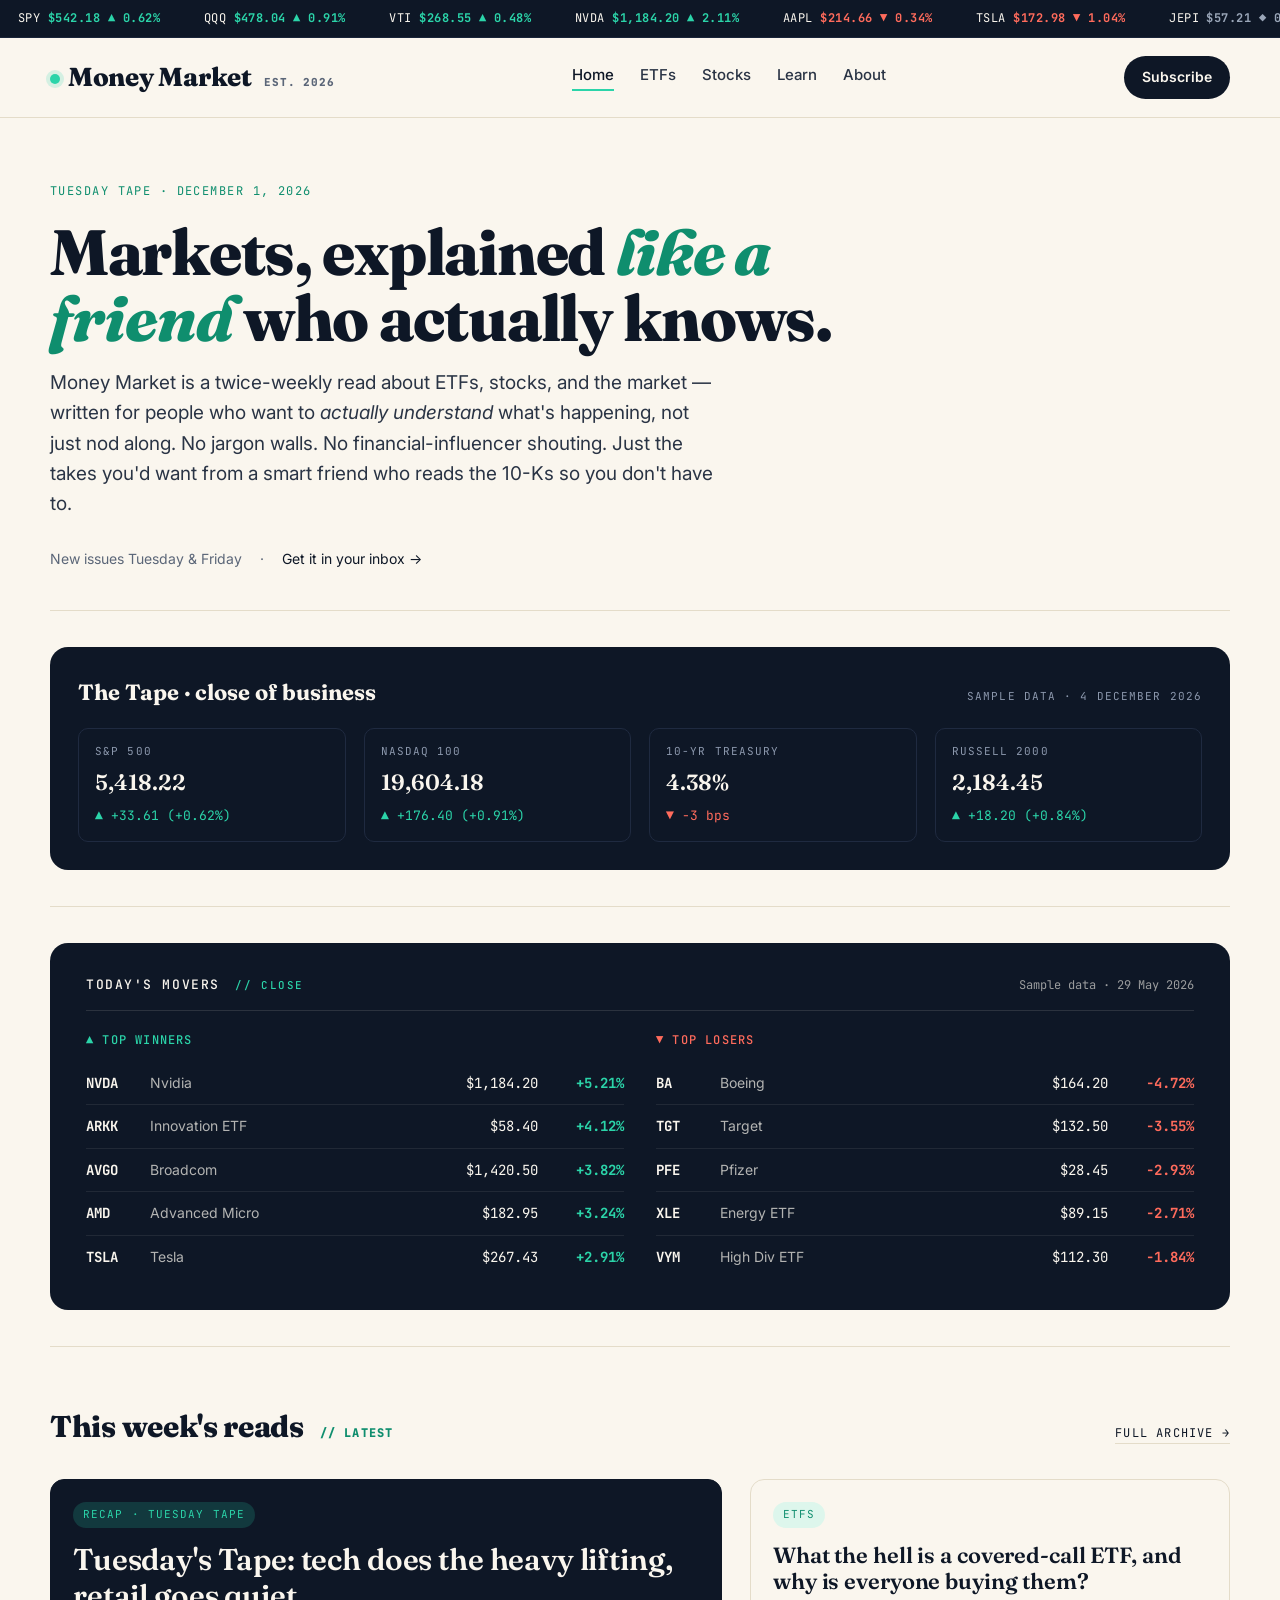
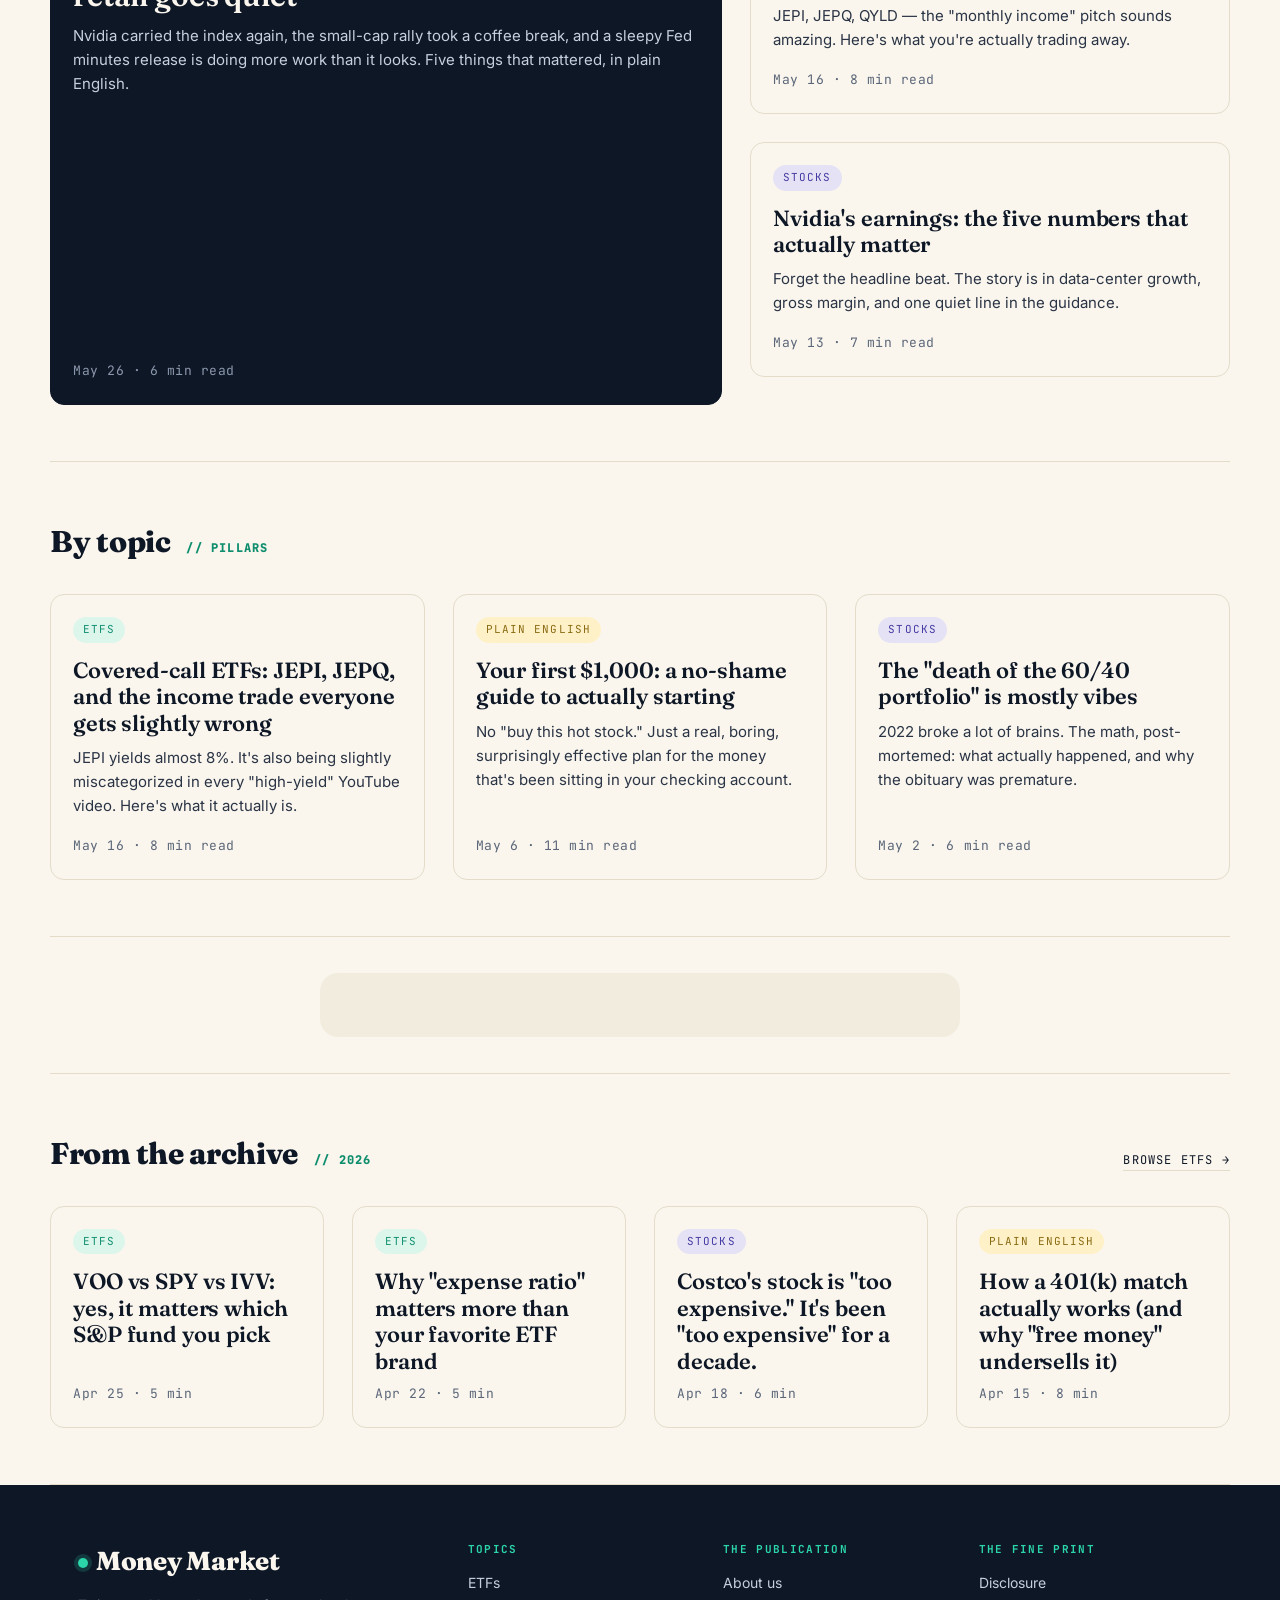
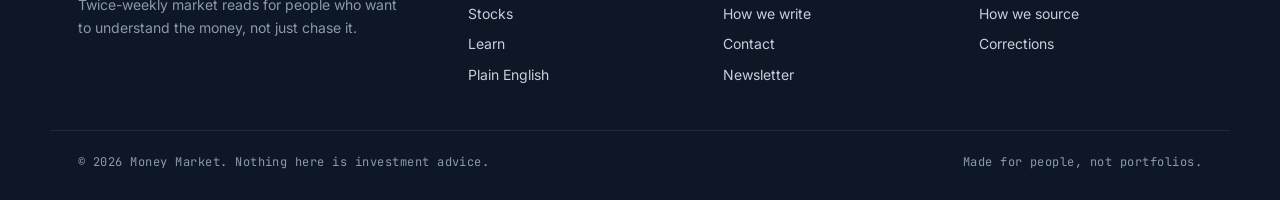
<file: index.html>
<!doctype html>
<html lang="en">
<head>
  <meta charset="utf-8">
  <meta name="viewport" content="width=device-width, initial-scale=1">
  <title>Money Market — Markets, explained like a friend who actually knows.</title>
  <meta name="description" content="Twice-weekly takes on ETFs, stocks, and the market for people who want to actually understand what's happening — not just nod along.">
  <link rel="stylesheet" href="styles.css">
</head>
<body>

  <!-- Mock ticker (decorative). Sample data only, see disclosure. -->
  <div class="ticker" aria-hidden="true">
    <div class="ticker__track">
      <span>SPY <b class="up">$542.18 ▲ 0.62%</b></span>
      <span>QQQ <b class="up">$478.04 ▲ 0.91%</b></span>
      <span>VTI <b class="up">$268.55 ▲ 0.48%</b></span>
      <span>NVDA <b class="up">$1,184.20 ▲ 2.11%</b></span>
      <span>AAPL <b class="down">$214.66 ▼ 0.34%</b></span>
      <span>TSLA <b class="down">$172.98 ▼ 1.04%</b></span>
      <span>JEPI <b class="flat">$57.21 ◆ 0.02%</b></span>
      <span>SCHD <b class="up">$28.94 ▲ 0.21%</b></span>
      <span>VOO <b class="up">$498.10 ▲ 0.59%</b></span>
      <span>MSFT <b class="up">$432.85 ▲ 0.74%</b></span>
      <span>GOOGL <b class="up">$176.40 ▲ 1.15%</b></span>
      <span>AVGO <b class="up">$1,420.50 ▲ 3.82%</b></span>
      <!-- duplicated for seamless loop -->
      <span>SPY <b class="up">$542.18 ▲ 0.62%</b></span>
      <span>QQQ <b class="up">$478.04 ▲ 0.91%</b></span>
      <span>VTI <b class="up">$268.55 ▲ 0.48%</b></span>
      <span>NVDA <b class="up">$1,184.20 ▲ 2.11%</b></span>
      <span>AAPL <b class="down">$214.66 ▼ 0.34%</b></span>
      <span>TSLA <b class="down">$172.98 ▼ 1.04%</b></span>
      <span>MSFT <b class="up">$432.85 ▲ 0.74%</b></span>
      <span>AVGO <b class="up">$1,420.50 ▲ 3.82%</b></span>
    </div>
  </div>

  <header class="site-header">
    <div class="wrap nav">
      <a class="brand" href="index.html">
        <span class="brand__dot"></span>Money Market
        <span class="brand__tag">est. 2026</span>
      </a>
      <nav class="nav__links">
        <a href="index.html" class="active">Home</a>
        <a href="etfs.html">ETFs</a>
        <a href="stocks.html">Stocks</a>
        <a href="learn.html">Learn</a>
        <a href="about.html">About</a>
      </nav>
      <a class="btn" href="#newsletter">Subscribe</a>
    </div>
  </header>

  <!-- HERO -->
  <section class="wrap hero">
    <div class="hero__eyebrow" id="hero-eyebrow">Tuesday Tape · May 26, 2026</div>
    <h1 class="hero__title">Markets, explained <em>like a friend</em> who actually knows.</h1>
    <p class="hero__lede">
      Money Market is a twice-weekly read about ETFs, stocks, and the market — written for
      people who want to <em>actually understand</em> what's happening, not just nod along.
      No jargon walls. No financial-influencer shouting. Just the takes you'd want from a smart friend
      who reads the 10-Ks so you don't have to.
    </p>
    <div class="hero__meta">
      <span>New issues Tuesday &amp; Friday</span>
      <span>·</span>
      <a href="#newsletter">Get it in your inbox →</a>
    </div>
  </section>

  <!-- MARKET SNAPSHOT -->
  <section class="wrap section section--tight">
    <div class="snapshot">
      <div class="snapshot__head">
        <h3>The Tape · close of business</h3>
        <span id="snapshot-date">Sample data · 29 May 2026</span>
      </div>
      <div class="snap">
        <div class="snap__label">S&amp;P 500</div>
        <div class="snap__price">5,418.22</div>
        <div class="snap__delta up">▲ +33.61 (+0.62%)</div>
      </div>
      <div class="snap">
        <div class="snap__label">Nasdaq 100</div>
        <div class="snap__price">19,604.18</div>
        <div class="snap__delta up">▲ +176.40 (+0.91%)</div>
      </div>
      <div class="snap">
        <div class="snap__label">10-Yr Treasury</div>
        <div class="snap__price">4.38%</div>
        <div class="snap__delta down">▼ −3 bps</div>
      </div>
      <div class="snap">
        <div class="snap__label">Russell 2000</div>
        <div class="snap__price">2,184.45</div>
        <div class="snap__delta up">▲ +18.20 (+0.84%)</div>
      </div>
    </div>
  </section>

  <!-- TOP MOVERS -->
  <section class="wrap section section--tight">
    <div class="movers">
      <div class="movers__head">
        <h3>Today's movers <small>// CLOSE</small></h3>
        <span id="movers-date">Sample data · 29 May 2026</span>
      </div>
      <div class="movers__grid">
        <div class="movers__col">
          <h4 class="movers__title movers__title--up">▲ Top winners</h4>
          <table class="movers__table">
            <tr><td class="mt-ticker">NVDA</td><td class="mt-name">Nvidia</td><td class="mt-price">$1,184.20</td><td class="mt-change up">+5.21%</td></tr>
            <tr><td class="mt-ticker">ARKK</td><td class="mt-name">Innovation ETF</td><td class="mt-price">$58.40</td><td class="mt-change up">+4.12%</td></tr>
            <tr><td class="mt-ticker">AVGO</td><td class="mt-name">Broadcom</td><td class="mt-price">$1,420.50</td><td class="mt-change up">+3.82%</td></tr>
            <tr><td class="mt-ticker">AMD</td><td class="mt-name">Advanced Micro</td><td class="mt-price">$182.95</td><td class="mt-change up">+3.24%</td></tr>
            <tr><td class="mt-ticker">TSLA</td><td class="mt-name">Tesla</td><td class="mt-price">$267.43</td><td class="mt-change up">+2.91%</td></tr>
          </table>
        </div>
        <div class="movers__col">
          <h4 class="movers__title movers__title--down">▼ Top losers</h4>
          <table class="movers__table">
            <tr><td class="mt-ticker">BA</td><td class="mt-name">Boeing</td><td class="mt-price">$164.20</td><td class="mt-change down">−4.72%</td></tr>
            <tr><td class="mt-ticker">TGT</td><td class="mt-name">Target</td><td class="mt-price">$132.50</td><td class="mt-change down">−3.55%</td></tr>
            <tr><td class="mt-ticker">PFE</td><td class="mt-name">Pfizer</td><td class="mt-price">$28.45</td><td class="mt-change down">−2.93%</td></tr>
            <tr><td class="mt-ticker">XLE</td><td class="mt-name">Energy ETF</td><td class="mt-price">$89.15</td><td class="mt-change down">−2.71%</td></tr>
            <tr><td class="mt-ticker">VYM</td><td class="mt-name">High Div ETF</td><td class="mt-price">$112.30</td><td class="mt-change down">−1.84%</td></tr>
          </table>
        </div>
      </div>
    </div>
  </section>

  <!-- LATEST -->
  <section class="wrap section">
    <div class="section__head">
      <h2 class="section__title">This week's reads <small>// LATEST</small></h2>
      <a class="section__more" href="#archive">Full archive →</a>
    </div>

    <div class="grid grid--2">
      <article class="card card--feature">
        <span class="card__chip">Recap · Tuesday Tape</span>
        <h3 class="card__title"><a href="articles/tuesdays-tape.html">Tuesday's Tape: tech does the heavy lifting, retail goes quiet</a></h3>
        <p class="card__dek">
          Nvidia carried the index again, the small-cap rally took a coffee break, and a sleepy
          Fed minutes release is doing more work than it looks. Five things that mattered, in plain English.
        </p>
        <div class="card__meta">May 26 · 6 min read</div>
      </article>

      <div class="grid">
        <article class="card">
          <span class="card__chip card__chip--etf">ETFs</span>
          <h3 class="card__title"><a href="articles/covered-call-etfs.html">What the hell is a covered-call ETF, and why is everyone buying them?</a></h3>
          <p class="card__dek">JEPI, JEPQ, QYLD — the "monthly income" pitch sounds amazing. Here's what you're actually trading away.</p>
          <div class="card__meta">May 16 · 8 min read</div>
        </article>
        <article class="card">
          <span class="card__chip card__chip--stocks">Stocks</span>
          <h3 class="card__title"><a href="articles/nvidia-earnings.html">Nvidia's earnings: the five numbers that actually matter</a></h3>
          <p class="card__dek">Forget the headline beat. The story is in data-center growth, gross margin, and one quiet line in the guidance.</p>
          <div class="card__meta">May 13 · 7 min read</div>
        </article>
      </div>
    </div>
  </section>

  <!-- CATEGORIES -->
  <section class="wrap section">
    <div class="section__head">
      <h2 class="section__title">By topic <small>// PILLARS</small></h2>
    </div>
    <div class="grid grid--3">
      <article class="card">
        <span class="card__chip card__chip--etf">ETFs</span>
        <h3 class="card__title"><a href="articles/covered-call-etfs.html">Covered-call ETFs: JEPI, JEPQ, and the income trade everyone gets slightly wrong</a></h3>
        <p class="card__dek">JEPI yields almost 8%. It's also being slightly miscategorized in every "high-yield" YouTube video. Here's what it actually is.</p>
        <div class="card__meta">May 16 · 8 min read</div>
      </article>
      <article class="card">
        <span class="card__chip card__chip--plain">Plain English</span>
        <h3 class="card__title"><a href="articles/first-1000.html">Your first $1,000: a no-shame guide to actually starting</a></h3>
        <p class="card__dek">No "buy this hot stock." Just a real, boring, surprisingly effective plan for the money that's been sitting in your checking account.</p>
        <div class="card__meta">May 6 · 11 min read</div>
      </article>
      <article class="card">
        <span class="card__chip card__chip--stocks">Stocks</span>
        <h3 class="card__title"><a href="articles/sixty-forty-vibes.html">The "death of the 60/40 portfolio" is mostly vibes</a></h3>
        <p class="card__dek">2022 broke a lot of brains. The math, post-mortemed: what actually happened, and why the obituary was premature.</p>
        <div class="card__meta">May 2 · 6 min read</div>
      </article>
    </div>
  </section>

  <!-- NEWSLETTER -->
  <section class="wrap section section--tight" id="newsletter">
    <div class="newsletter-embed">
      <script async src="https://subscribe-forms.beehiiv.com/v3/loader.js" data-beehiiv-form="59157cc8-a5b9-41ae-bf1d-0d9bd7d97d6d"></script>
    </div>
  </section>

  <!-- ARCHIVE TEASER -->
  <section class="wrap section" id="archive">
    <div class="section__head">
      <h2 class="section__title">From the archive <small>// 2026</small></h2>
      <a class="section__more" href="etfs.html">Browse ETFs →</a>
    </div>
    <div class="grid grid--4">
      <article class="card">
        <span class="card__chip card__chip--etf">ETFs</span>
        <h3 class="card__title"><a href="etfs.html">VOO vs SPY vs IVV: yes, it matters which S&amp;P fund you pick</a></h3>
        <div class="card__meta">Apr 25 · 5 min</div>
      </article>
      <article class="card">
        <span class="card__chip card__chip--etf">ETFs</span>
        <h3 class="card__title"><a href="etfs.html">Why "expense ratio" matters more than your favorite ETF brand</a></h3>
        <div class="card__meta">Apr 22 · 5 min</div>
      </article>
      <article class="card">
        <span class="card__chip card__chip--stocks">Stocks</span>
        <h3 class="card__title"><a href="stocks.html">Costco's stock is "too expensive." It's been "too expensive" for a decade.</a></h3>
        <div class="card__meta">Apr 18 · 6 min</div>
      </article>
      <article class="card">
        <span class="card__chip card__chip--plain">Plain English</span>
        <h3 class="card__title"><a href="articles/first-1000.html">How a 401(k) match actually works (and why "free money" undersells it)</a></h3>
        <div class="card__meta">Apr 15 · 8 min</div>
      </article>
    </div>
  </section>

  <!-- FOOTER -->
  <footer class="site-footer">
    <div class="wrap footer__grid">
      <div class="footer__brand">
        <a class="brand" href="index.html"><span class="brand__dot"></span>Money Market</a>
        <p>Twice-weekly market reads for people who want to understand the money, not just chase it.</p>
      </div>
      <div class="footer__col">
        <h4>Topics</h4>
        <ul>
          <li><a href="etfs.html">ETFs</a></li>
          <li><a href="stocks.html">Stocks</a></li>
          <li><a href="learn.html">Learn</a></li>
          <li><a href="#">Plain English</a></li>
        </ul>
      </div>
      <div class="footer__col">
        <h4>The publication</h4>
        <ul>
          <li><a href="about.html">About us</a></li>
          <li><a href="about.html#voice">How we write</a></li>
          <li><a href="about.html#contact">Contact</a></li>
          <li><a href="#newsletter">Newsletter</a></li>
        </ul>
      </div>
      <div class="footer__col">
        <h4>The fine print</h4>
        <ul>
          <li><a href="about.html#disclosure">Disclosure</a></li>
          <li><a href="about.html#methodology">How we source</a></li>
          <li><a href="about.html#corrections">Corrections</a></li>
        </ul>
      </div>
    </div>
    <div class="wrap footer__legal">
      <span>© 2026 Money Market. Nothing here is investment advice.</span>
      <span>Made for people, not portfolios.</span>
    </div>
  </footer>

  <script>
    // Auto-update the Tuesday Tape eyebrow and snapshot date
    (function() {
      var today = new Date();
      var dow = today.getDay(); // 0=Sun, 1=Mon, 2=Tue, ..., 5=Fri, 6=Sat

      // Most recent Tuesday (today if today is Tuesday)
      var tuesOffset = (dow - 2 + 7) % 7;
      var tuesday = new Date(today);
      tuesday.setDate(today.getDate() - tuesOffset);

      // Most recent Friday close (today if today is Friday, otherwise previous Friday)
      var friOffset = (dow - 5 + 7) % 7;
      var friday = new Date(today);
      friday.setDate(today.getDate() - friOffset);

      var heroEl = document.getElementById('hero-eyebrow');
      if (heroEl) {
        heroEl.textContent = 'Tuesday Tape · ' +
          tuesday.toLocaleDateString('en-US', { month: 'long', day: 'numeric', year: 'numeric' });
      }
      var snapEl = document.getElementById('snapshot-date');
      if (snapEl) {
        snapEl.textContent = 'Sample data · ' +
          friday.toLocaleDateString('en-GB', { day: 'numeric', month: 'long', year: 'numeric' });
      }
    })();
  </script>
</body>
</html>
</file>
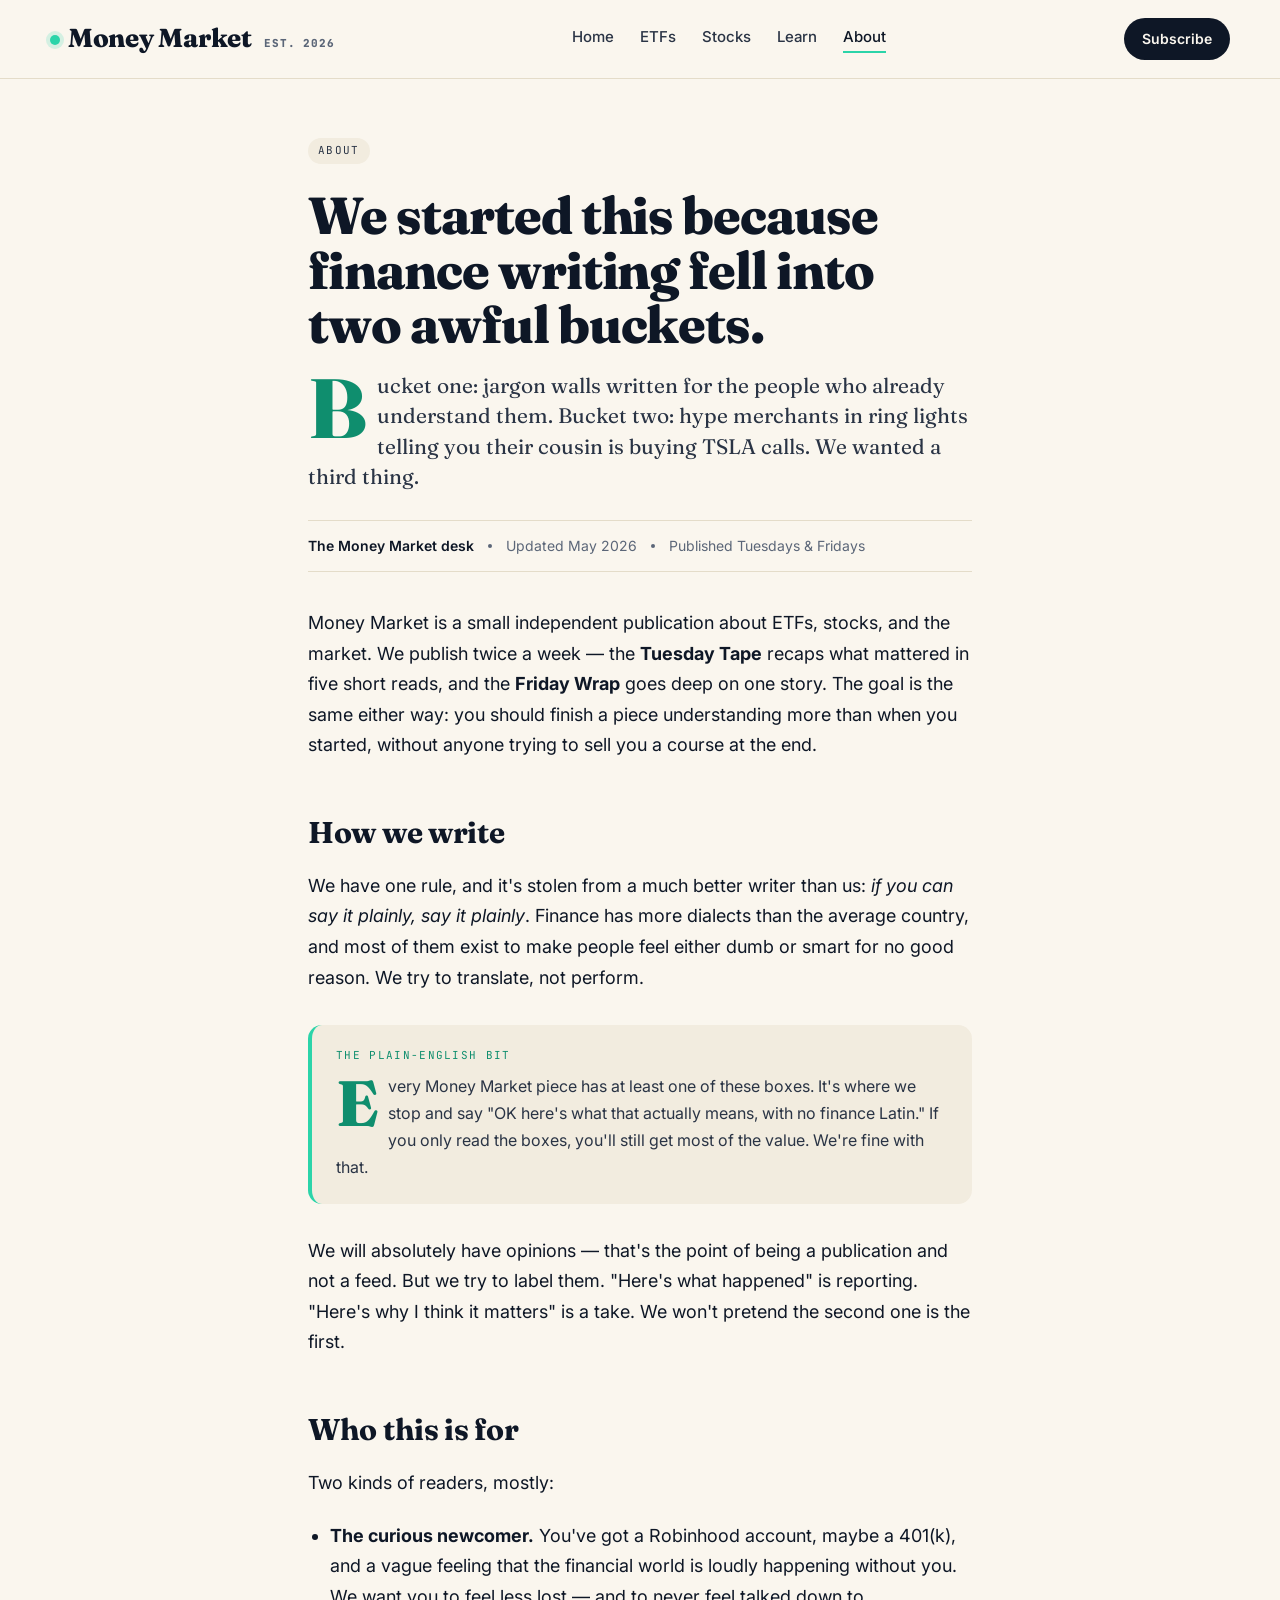
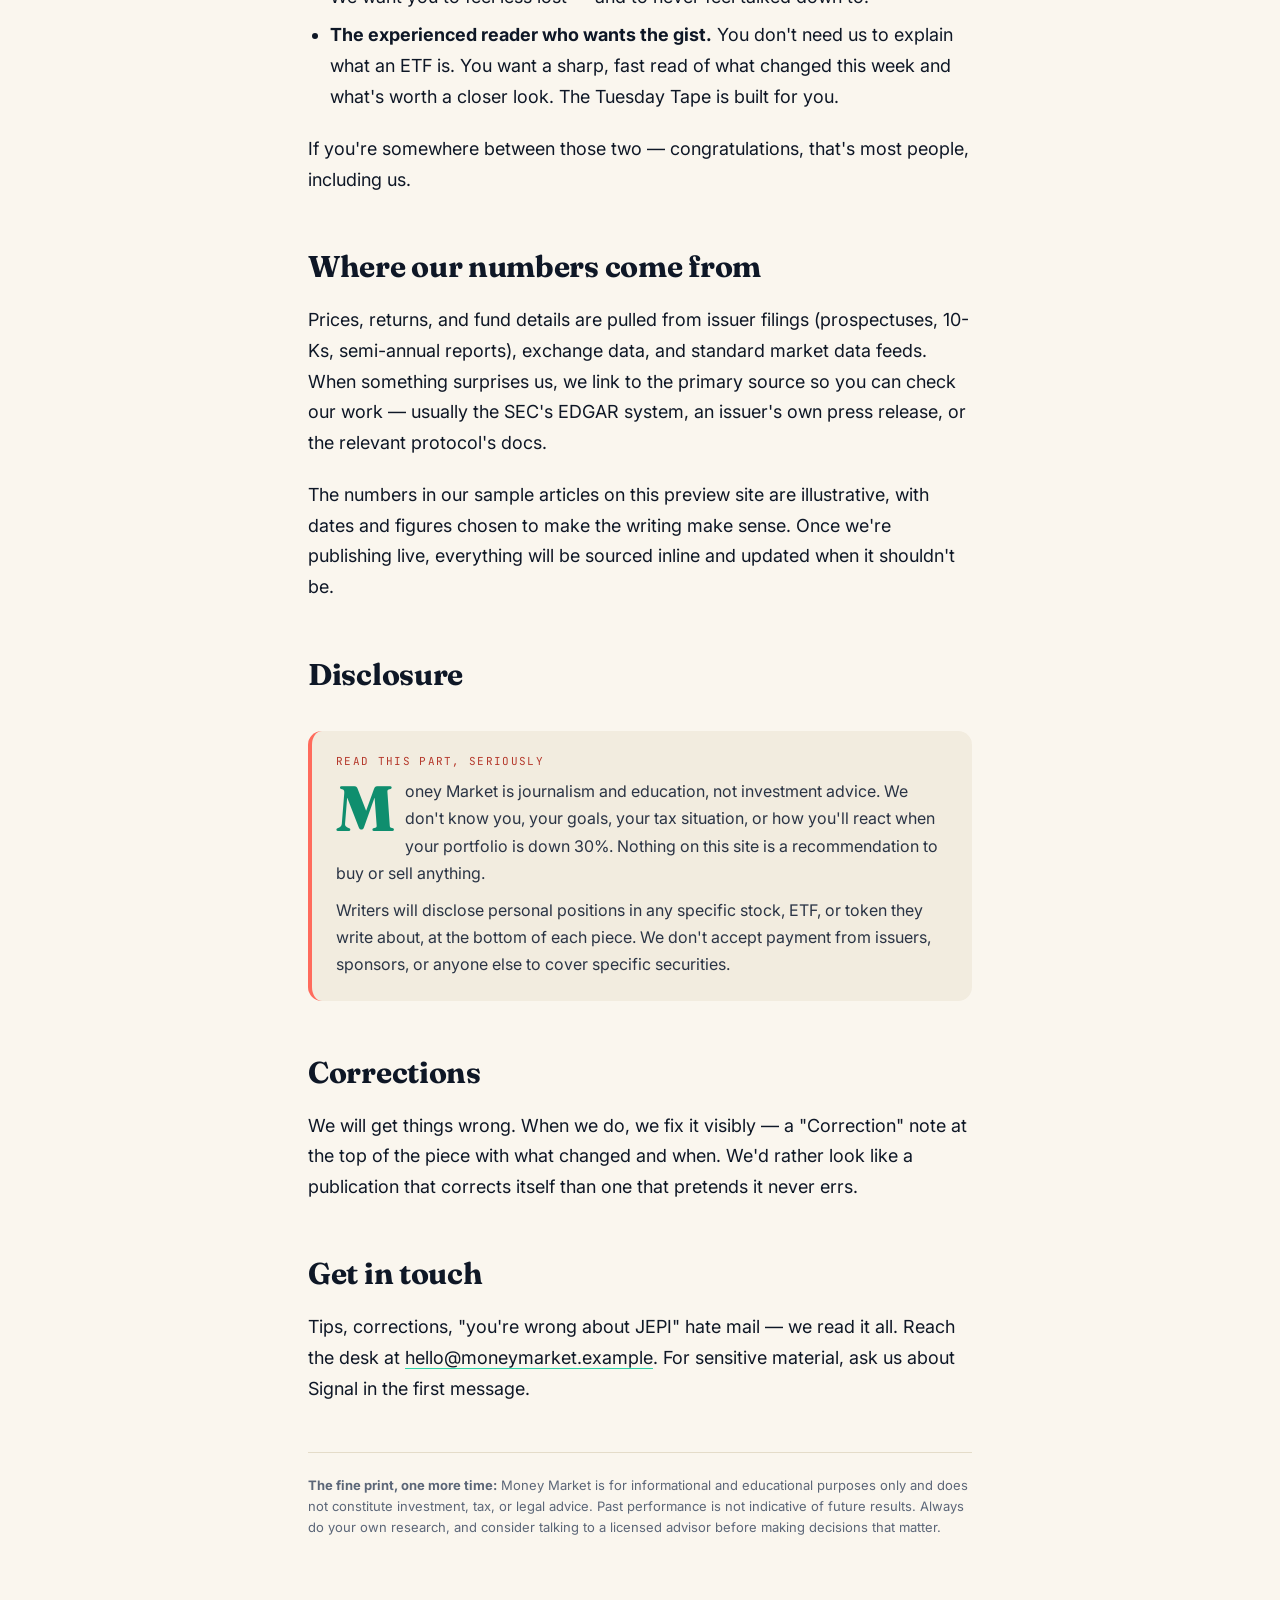
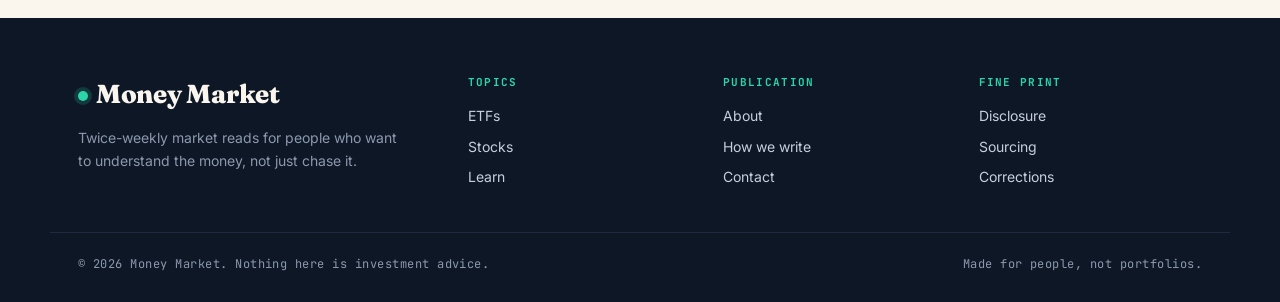
<file: about.html>
<!doctype html>
<html lang="en">
<head>
  <meta charset="utf-8">
  <meta name="viewport" content="width=device-width, initial-scale=1">
  <title>About — Money Market</title>
  <meta name="description" content="What Money Market is, how we write, where our numbers come from, and the boring legal stuff.">
  <link rel="stylesheet" href="styles.css">
</head>
<body>

  <header class="site-header">
    <div class="wrap nav">
      <a class="brand" href="index.html"><span class="brand__dot"></span>Money Market<span class="brand__tag">est. 2026</span></a>
      <nav class="nav__links">
        <a href="index.html">Home</a>
        <a href="etfs.html">ETFs</a>
        <a href="stocks.html">Stocks</a>
        <a href="learn.html">Learn</a>
        <a href="about.html" class="active">About</a>
      </nav>
      <a class="btn" href="index.html#newsletter">Subscribe</a>
    </div>
  </header>

  <main class="article">
    <span class="article__chip">About</span>
    <h1>We started this because finance writing fell into two awful buckets.</h1>
    <p class="dek">
      Bucket one: jargon walls written for the people who already understand them.
      Bucket two: hype merchants in ring lights telling you their cousin is buying TSLA calls.
      We wanted a third thing.
    </p>

    <div class="byline">
      <strong>The Money Market desk</strong>
      <span class="dot"></span>
      <span>Updated May 2026</span>
      <span class="dot"></span>
      <span>Published Tuesdays &amp; Fridays</span>
    </div>

    <p>
      Money Market is a small independent publication about ETFs, stocks, and the market.
      We publish twice a week — the <strong>Tuesday Tape</strong> recaps what mattered in five short reads,
      and the <strong>Friday Wrap</strong> goes deep on one story. The goal is the same either way:
      you should finish a piece understanding more than when you started, without anyone trying
      to sell you a course at the end.
    </p>

    <h2 id="voice">How we write</h2>
    <p>
      We have one rule, and it's stolen from a much better writer than us: <em>if you can say it plainly,
      say it plainly</em>. Finance has more dialects than the average country, and most of them exist
      to make people feel either dumb or smart for no good reason. We try to translate, not perform.
    </p>

    <div class="callout">
      <span class="callout__label">The plain-English bit</span>
      <p>
        Every Money Market piece has at least one of these boxes. It's where we stop and say
        "OK here's what that actually means, with no finance Latin." If you only read the boxes,
        you'll still get most of the value. We're fine with that.
      </p>
    </div>

    <p>
      We will absolutely have opinions — that's the point of being a publication and not a feed.
      But we try to label them. "Here's what happened" is reporting. "Here's why I think it matters"
      is a take. We won't pretend the second one is the first.
    </p>

    <h2 id="audience">Who this is for</h2>
    <p>
      Two kinds of readers, mostly:
    </p>
    <ul>
      <li><strong>The curious newcomer.</strong> You've got a Robinhood account, maybe a 401(k),
        and a vague feeling that the financial world is loudly happening without you.
        We want you to feel less lost — and to never feel talked down to.</li>
      <li><strong>The experienced reader who wants the gist.</strong> You don't need us to explain
        what an ETF is. You want a sharp, fast read of what changed this week and what's
        worth a closer look. The Tuesday Tape is built for you.</li>
    </ul>
    <p>
      If you're somewhere between those two — congratulations, that's most people, including us.
    </p>

    <h2 id="methodology">Where our numbers come from</h2>
    <p>
      Prices, returns, and fund details are pulled from issuer filings (prospectuses, 10-Ks,
      semi-annual reports), exchange data, and standard market data feeds. When something
      surprises us, we link to the primary source so you can check our work — usually the SEC's
      EDGAR system, an issuer's own press release, or the relevant
      protocol's docs.
    </p>
    <p>
      The numbers in our sample articles on this preview site are illustrative, with dates and
      figures chosen to make the writing make sense. Once we're publishing live, everything will
      be sourced inline and updated when it shouldn't be.
    </p>

    <h2 id="disclosure">Disclosure</h2>
    <div class="callout callout--warn">
      <span class="callout__label">Read this part, seriously</span>
      <p>
        Money Market is journalism and education, not investment advice. We don't know you,
        your goals, your tax situation, or how you'll react when your portfolio is down 30%.
        Nothing on this site is a recommendation to buy or sell anything.
      </p>
      <p>
        Writers will disclose personal positions in any specific stock, ETF, or token they
        write about, at the bottom of each piece. We don't accept payment from issuers,
        sponsors, or anyone else to cover specific securities.
      </p>
    </div>

    <h2 id="corrections">Corrections</h2>
    <p>
      We will get things wrong. When we do, we fix it visibly — a "Correction" note at the
      top of the piece with what changed and when. We'd rather look like a publication that
      corrects itself than one that pretends it never errs.
    </p>

    <h2 id="contact">Get in touch</h2>
    <p>
      Tips, corrections, "you're wrong about JEPI" hate mail — we read it all. Reach the desk
      at <a href="mailto:hello@moneymarket.example">hello@moneymarket.example</a>. For
      sensitive material, ask us about Signal in the first message.
    </p>

    <div class="disclosure">
      <strong>The fine print, one more time:</strong> Money Market is for informational and
      educational purposes only and does not constitute investment, tax, or legal advice.
      Past performance is not indicative of future results. Always do your own research, and
      consider talking to a licensed advisor before making decisions that matter.
    </div>
  </main>

  <footer class="site-footer">
    <div class="wrap footer__grid">
      <div class="footer__brand">
        <a class="brand" href="index.html"><span class="brand__dot"></span>Money Market</a>
        <p>Twice-weekly market reads for people who want to understand the money, not just chase it.</p>
      </div>
      <div class="footer__col"><h4>Topics</h4><ul><li><a href="etfs.html">ETFs</a></li><li><a href="stocks.html">Stocks</a></li><li><a href="learn.html">Learn</a></li></ul></div>
      <div class="footer__col"><h4>Publication</h4><ul><li><a href="about.html">About</a></li><li><a href="about.html#voice">How we write</a></li><li><a href="about.html#contact">Contact</a></li></ul></div>
      <div class="footer__col"><h4>Fine print</h4><ul><li><a href="about.html#disclosure">Disclosure</a></li><li><a href="about.html#methodology">Sourcing</a></li><li><a href="about.html#corrections">Corrections</a></li></ul></div>
    </div>
    <div class="wrap footer__legal"><span>© 2026 Money Market. Nothing here is investment advice.</span><span>Made for people, not portfolios.</span></div>
  </footer>

</body>
</html>
</file>
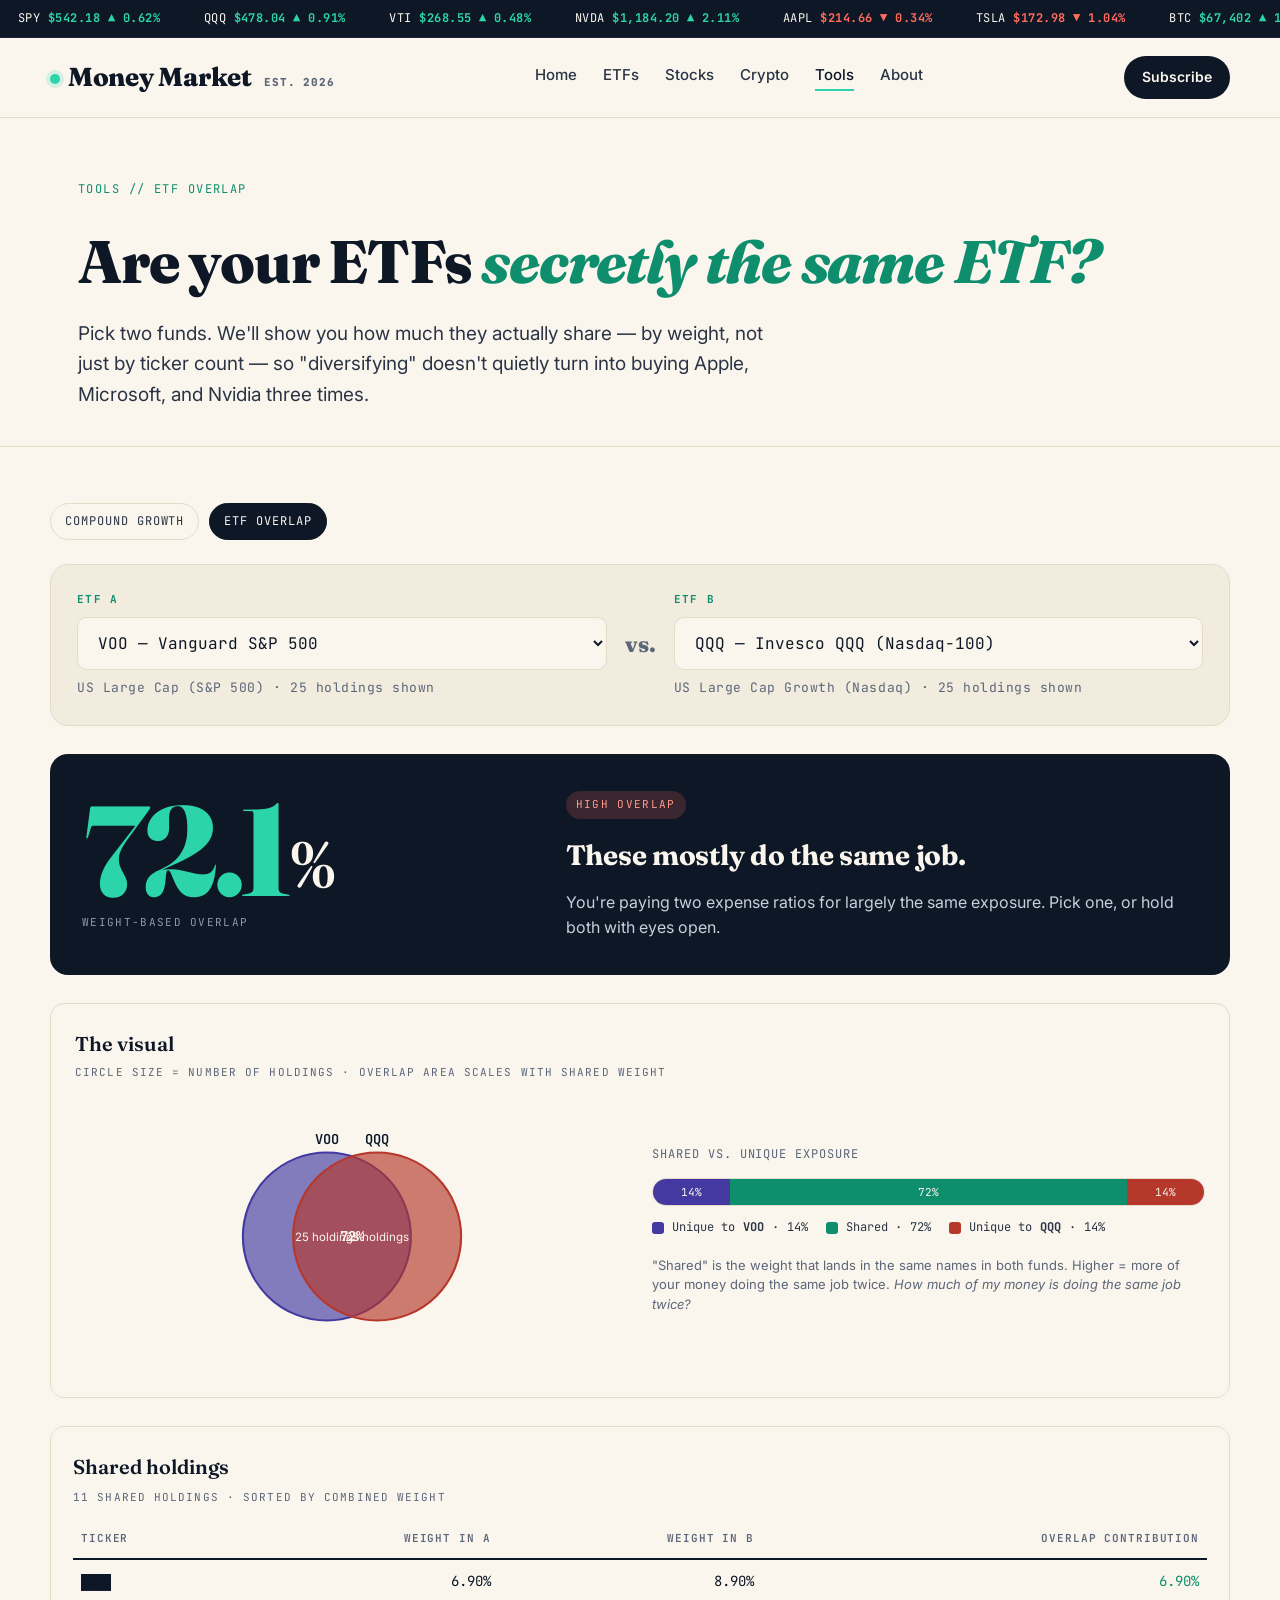
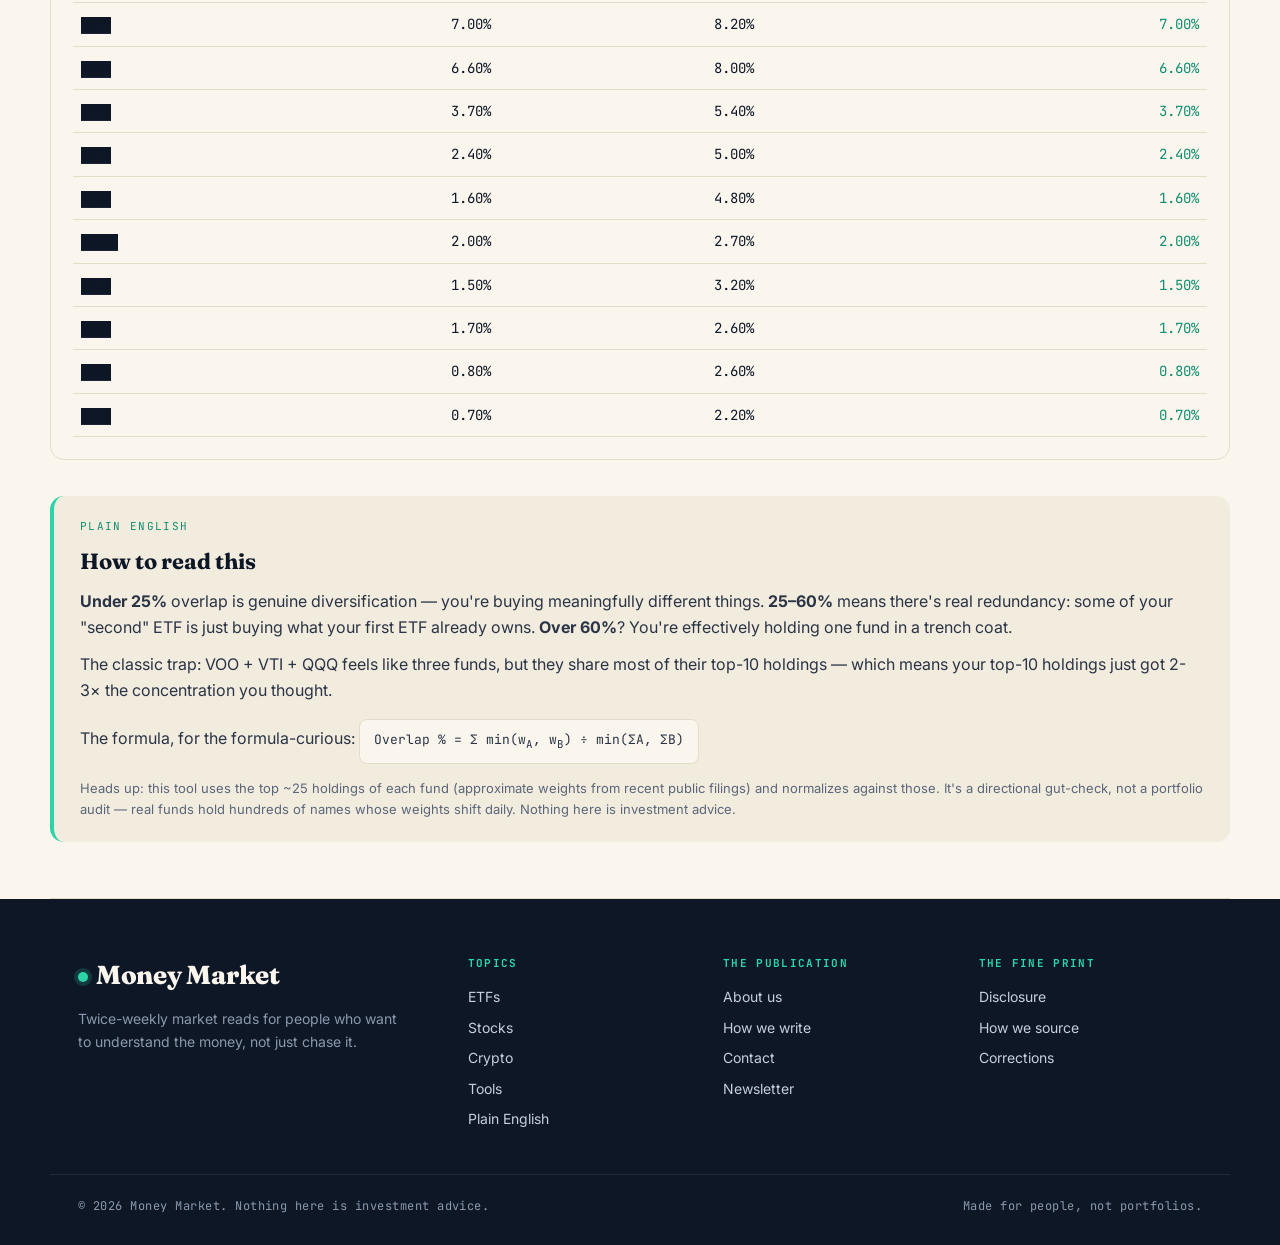
<file: etf-overlap.html>
<!doctype html>
<html lang="en">
<head>
  <meta charset="utf-8">
  <meta name="viewport" content="width=device-width, initial-scale=1">
  <title>ETF Overlap Tool — Money Market</title>
  <meta name="description" content="Are your ETFs secretly the same ETF? See how much your funds overlap — and where to actually diversify.">
  <link rel="stylesheet" href="styles.css">
  <style>
    /* ---------- Tool switcher (sibling nav) ---------- */
    .tool-switch {
      display: flex; gap: 10px; flex-wrap: wrap;
      margin-bottom: 24px;
    }
    .tool-switch a {
      font-family: var(--mono);
      font-size: 12px;
      letter-spacing: .08em;
      text-transform: uppercase;
      padding: 8px 14px;
      border-radius: 999px;
      border: 1px solid var(--rule);
      background: var(--paper);
      color: var(--ink-soft);
    }
    .tool-switch a:hover { color: var(--mint-deep); border-color: var(--mint); }
    .tool-switch a.active { background: var(--ink); color: var(--paper); border-color: var(--ink); }

    /* ---------- ETF picker ---------- */
    .picker {
      display: grid;
      grid-template-columns: 1fr auto 1fr;
      align-items: center;
      gap: 18px;
      background: var(--paper-2);
      border: 1px solid var(--rule);
      border-radius: 18px;
      padding: 26px;
    }
    @media (max-width: 760px) {
      .picker { grid-template-columns: 1fr; }
      .picker .vs { justify-self: center; }
    }
    .picker__col h4 {
      font-family: var(--mono);
      font-size: 11px;
      letter-spacing: .12em;
      text-transform: uppercase;
      color: var(--mint-deep);
      margin: 0 0 8px;
    }
    .picker select {
      width: 100%;
      padding: 14px 16px;
      font: inherit;
      font-family: var(--mono);
      font-size: 16px;
      color: var(--ink);
      background: var(--paper);
      border: 1px solid var(--rule);
      border-radius: 10px;
      cursor: pointer;
    }
    .picker select:focus { outline: 2px solid var(--mint); }
    .picker .vs {
      font-family: var(--display);
      font-weight: 800;
      font-size: 22px;
      color: var(--slate);
      text-align: center;
    }
    .picker__meta {
      font-size: 13px;
      color: var(--slate);
      margin-top: 8px;
      font-family: var(--mono);
      letter-spacing: .04em;
    }

    /* ---------- Big result ---------- */
    .overlap-hero {
      background: var(--ink); color: var(--paper);
      border-radius: 18px;
      padding: 32px;
      margin-top: 28px;
      display: grid;
      grid-template-columns: 1fr 1.4fr;
      gap: 32px;
      align-items: center;
    }
    @media (max-width: 800px) {
      .overlap-hero { grid-template-columns: 1fr; }
    }
    .overlap-hero .big {
      font-family: var(--display);
      font-weight: 800;
      font-size: clamp(72px, 12vw, 128px);
      line-height: 1;
      color: var(--mint);
      letter-spacing: -.04em;
    }
    .overlap-hero .big .pct { color: var(--paper); font-size: .5em; vertical-align: 14%; margin-left: 4px; font-weight: 600; }
    .overlap-hero .label {
      font-family: var(--mono);
      font-size: 11px;
      letter-spacing: .12em;
      text-transform: uppercase;
      color: #8c98ad;
      margin-bottom: 12px;
    }
    .overlap-hero h2 {
      font-family: var(--display);
      font-weight: 700;
      font-size: 28px;
      margin: 0 0 12px;
      letter-spacing: -.01em;
    }
    .overlap-hero p {
      color: #c7cfdd;
      margin: 0;
      font-size: 16px;
      line-height: 1.55;
    }
    .verdict-chip {
      display: inline-block;
      font-family: var(--mono);
      font-size: 11px;
      letter-spacing: .12em;
      text-transform: uppercase;
      padding: 5px 10px;
      border-radius: 999px;
      margin-bottom: 14px;
      background: rgba(43,212,169,.18);
      color: var(--mint);
    }
    .verdict-chip.warn { background: rgba(255,107,92,.18); color: #FF9A8E; }
    .verdict-chip.med  { background: rgba(224,177,74,.22); color: #F5C764; }

    /* ---------- Venn visual ---------- */
    .venn-card {
      background: var(--paper);
      border: 1px solid var(--rule);
      border-radius: 14px;
      padding: 24px;
      margin-top: 28px;
    }
    .venn-card h3 {
      font-family: var(--display);
      font-weight: 600;
      font-size: 20px;
      margin: 0 0 4px;
    }
    .venn-card .chart-sub {
      font-family: var(--mono);
      font-size: 11px;
      letter-spacing: .1em;
      text-transform: uppercase;
      color: var(--slate);
      margin-bottom: 18px;
    }
    .venn-wrap { display: grid; grid-template-columns: 1fr 1fr; gap: 24px; align-items: center; }
    @media (max-width: 700px) { .venn-wrap { grid-template-columns: 1fr; } }
    .venn-wrap svg { width: 100%; height: auto; max-width: 420px; margin: 0 auto; display: block; }

    .stack-bar {
      width: 100%;
      height: 28px;
      border-radius: 999px;
      overflow: hidden;
      display: flex;
      border: 1px solid var(--rule);
      margin-top: 14px;
    }
    .stack-bar div {
      height: 100%;
      display: flex; align-items: center; justify-content: center;
      font-family: var(--mono); font-size: 11px; color: var(--paper);
      transition: width .25s ease;
      white-space: nowrap; overflow: hidden;
    }
    .stack-only-a { background: #4339A1; }
    .stack-shared { background: var(--mint-deep); }
    .stack-only-b { background: #B5382B; }
    .stack-legend { display: flex; gap: 18px; flex-wrap: wrap; margin-top: 12px; font-size: 13px; color: var(--ink-soft); }
    .stack-legend span { display: inline-flex; align-items: center; gap: 8px; font-family: var(--mono); font-size: 12px; }
    .stack-legend .sw { width: 12px; height: 12px; border-radius: 3px; display: inline-block; }

    /* ---------- Shared holdings table ---------- */
    .shared-card {
      background: var(--paper);
      border: 1px solid var(--rule);
      border-radius: 14px;
      padding: 6px 22px 22px;
      margin-top: 28px;
      overflow-x: auto;
    }
    .shared-card h3 {
      font-family: var(--display); font-weight: 600;
      font-size: 20px; margin: 18px 0 6px;
    }
    .shared-card .chart-sub {
      font-family: var(--mono); font-size: 11px; letter-spacing: .1em;
      text-transform: uppercase; color: var(--slate); margin-bottom: 14px;
    }
    .shared-card table { width: 100%; border-collapse: collapse; }
    .shared-card th, .shared-card td {
      padding: 10px 8px;
      border-bottom: 1px solid var(--rule);
      font-family: var(--mono); font-size: 14px;
    }
    .shared-card th {
      font-size: 11px; text-transform: uppercase;
      letter-spacing: .08em; color: var(--slate); font-weight: 600;
      border-bottom: 2px solid var(--ink);
      text-align: left;
    }
    .shared-card td.num { text-align: right; }
    .shared-card th.num { text-align: right; }
    .shared-card tbody tr:hover { background: var(--paper-2); }
    .shared-card .ticker { font-weight: 600; color: var(--ink); }
    .shared-card .empty-row td { text-align: center; color: var(--slate); padding: 28px 0; }

    /* ---------- Explainer ---------- */
    .explainer {
      background: var(--paper-2);
      border-left: 4px solid var(--mint);
      border-radius: 14px;
      padding: 22px 26px;
      margin-top: 36px;
    }
    .explainer__label {
      font-family: var(--mono); font-size: 11px;
      letter-spacing: .12em; text-transform: uppercase;
      color: var(--mint-deep); margin-bottom: 8px; display: block;
    }
    .explainer h3 {
      font-family: var(--display); font-weight: 700;
      font-size: 22px; margin: 0 0 10px; letter-spacing: -.01em;
    }
    .explainer p { color: var(--ink-soft); margin: 0 0 12px; font-size: 16px; }
    .explainer p:last-child { margin-bottom: 0; }
    .explainer .formula {
      font-family: var(--mono); font-size: 13px; color: var(--ink-soft);
      background: var(--paper); border: 1px solid var(--rule);
      padding: 10px 14px; border-radius: 8px; display: inline-block; margin-top: 4px;
    }
  </style>
</head>
<body>

  <!-- Mock ticker -->
  <div class="ticker" aria-hidden="true">
    <div class="ticker__track">
      <span>SPY <b class="up">$542.18 ▲ 0.62%</b></span>
      <span>QQQ <b class="up">$478.04 ▲ 0.91%</b></span>
      <span>VTI <b class="up">$268.55 ▲ 0.48%</b></span>
      <span>NVDA <b class="up">$1,184.20 ▲ 2.11%</b></span>
      <span>AAPL <b class="down">$214.66 ▼ 0.34%</b></span>
      <span>TSLA <b class="down">$172.98 ▼ 1.04%</b></span>
      <span>BTC <b class="up">$67,402 ▲ 1.30%</b></span>
      <span>ETH <b class="up">$3,712 ▲ 0.88%</b></span>
      <span>JEPI <b class="flat">$57.21 ◆ 0.02%</b></span>
      <span>SCHD <b class="up">$28.94 ▲ 0.21%</b></span>
      <span>VOO <b class="up">$498.10 ▲ 0.59%</b></span>
      <span>SOL <b class="down">$162.40 ▼ 2.10%</b></span>
      <span>SPY <b class="up">$542.18 ▲ 0.62%</b></span>
      <span>QQQ <b class="up">$478.04 ▲ 0.91%</b></span>
      <span>VTI <b class="up">$268.55 ▲ 0.48%</b></span>
      <span>NVDA <b class="up">$1,184.20 ▲ 2.11%</b></span>
      <span>AAPL <b class="down">$214.66 ▼ 0.34%</b></span>
      <span>TSLA <b class="down">$172.98 ▼ 1.04%</b></span>
      <span>BTC <b class="up">$67,402 ▲ 1.30%</b></span>
      <span>ETH <b class="up">$3,712 ▲ 0.88%</b></span>
    </div>
  </div>

  <header class="site-header">
    <div class="wrap nav">
      <a class="brand" href="index.html">
        <span class="brand__dot"></span>Money Market
        <span class="brand__tag">est. 2026</span>
      </a>
      <nav class="nav__links">
        <a href="index.html">Home</a>
        <a href="etfs.html">ETFs</a>
        <a href="stocks.html">Stocks</a>
        <a href="crypto.html">Crypto</a>
        <a href="tools.html" class="active">Tools</a>
        <a href="about.html">About</a>
      </nav>
      <a class="btn" href="index.html#newsletter">Subscribe</a>
    </div>
  </header>

  <!-- Hero -->
  <section class="category-hero">
    <div class="wrap">
      <span class="chip">Tools // ETF Overlap</span>
      <h1>Are your ETFs <em style="font-style: italic; color: var(--mint-deep);">secretly the same ETF?</em></h1>
      <p>
        Pick two funds. We'll show you how much they actually share — by weight, not just by ticker count —
        so "diversifying" doesn't quietly turn into buying Apple, Microsoft, and Nvidia three times.
      </p>
    </div>
  </section>

  <!-- Tool body -->
  <section class="wrap section">

    <!-- Sibling tool switcher -->
    <div class="tool-switch">
      <a href="tools.html">Compound growth</a>
      <a href="etf-overlap.html" class="active">ETF overlap</a>
    </div>

    <!-- Picker -->
    <div class="picker">
      <div class="picker__col">
        <h4>ETF A</h4>
        <select id="etf-a"></select>
        <div class="picker__meta" id="meta-a"></div>
      </div>
      <div class="vs">vs.</div>
      <div class="picker__col">
        <h4>ETF B</h4>
        <select id="etf-b"></select>
        <div class="picker__meta" id="meta-b"></div>
      </div>
    </div>

    <!-- Big result -->
    <div class="overlap-hero">
      <div>
        <div class="big"><span id="overlap-pct">0</span><span class="pct">%</span></div>
        <div class="label">Weight-based overlap</div>
      </div>
      <div>
        <span class="verdict-chip" id="verdict-chip">Calculating</span>
        <h2 id="verdict-title">—</h2>
        <p id="verdict-body">—</p>
      </div>
    </div>

    <!-- Venn visual + stacked bar -->
    <div class="venn-card">
      <h3>The visual</h3>
      <div class="chart-sub">Circle size = number of holdings · Overlap area scales with shared weight</div>
      <div class="venn-wrap">
        <svg id="venn" viewBox="0 0 400 260" preserveAspectRatio="xMidYMid meet" aria-label="ETF overlap Venn diagram"></svg>
        <div>
          <div style="font-family: var(--mono); font-size: 12px; color: var(--slate); letter-spacing: .08em; text-transform: uppercase; margin-bottom: 8px;">
            Shared vs. unique exposure
          </div>
          <div class="stack-bar" id="stack-bar"></div>
          <div class="stack-legend">
            <span><i class="sw stack-only-a"></i> Unique to <b id="leg-a">A</b> · <span id="leg-a-val">0%</span></span>
            <span><i class="sw stack-shared"></i> Shared · <span id="leg-shared-val">0%</span></span>
            <span><i class="sw stack-only-b"></i> Unique to <b id="leg-b">B</b> · <span id="leg-b-val">0%</span></span>
          </div>
          <p style="font-size: 13px; color: var(--slate); margin-top: 18px; line-height: 1.5;">
            "Shared" is the weight that lands in the same names in both funds. Higher = more of your money
            doing the same job twice. <em>How much of my money is doing the same job twice?</em>
          </p>
        </div>
      </div>
    </div>

    <!-- Shared holdings -->
    <div class="shared-card">
      <h3>Shared holdings</h3>
      <div class="chart-sub" id="shared-sub">Sorted by combined weight</div>
      <table>
        <thead>
          <tr>
            <th>Ticker</th>
            <th class="num">Weight in A</th>
            <th class="num">Weight in B</th>
            <th class="num">Overlap contribution</th>
          </tr>
        </thead>
        <tbody id="shared-body"></tbody>
      </table>
    </div>

    <!-- Explainer -->
    <div class="explainer">
      <span class="explainer__label">Plain English</span>
      <h3>How to read this</h3>
      <p>
        <strong>Under 25%</strong> overlap is genuine diversification — you're buying meaningfully different things.
        <strong>25–60%</strong> means there's real redundancy: some of your "second" ETF is just buying what your first ETF already owns.
        <strong>Over 60%</strong>? You're effectively holding one fund in a trench coat.
      </p>
      <p>
        The classic trap: VOO + VTI + QQQ feels like three funds, but they share most of their top-10 holdings —
        which means your top-10 holdings just got 2-3× the concentration you thought.
      </p>
      <p>
        The formula, for the formula-curious:
        <span class="formula">Overlap % = Σ min(w<sub>A</sub>, w<sub>B</sub>) ÷ min(ΣA, ΣB)</span>
      </p>
      <p style="font-size: 13px; color: var(--slate); margin-top: 14px;">
        Heads up: this tool uses the top ~25 holdings of each fund (approximate weights from recent public
        filings) and normalizes against those. It's a directional gut-check, not a portfolio audit —
        real funds hold hundreds of names whose weights shift daily. Nothing here is investment advice.
      </p>
    </div>

  </section>

  <!-- Footer -->
  <footer class="site-footer">
    <div class="wrap footer__grid">
      <div class="footer__brand">
        <a class="brand" href="index.html"><span class="brand__dot"></span>Money Market</a>
        <p>Twice-weekly market reads for people who want to understand the money, not just chase it.</p>
      </div>
      <div class="footer__col">
        <h4>Topics</h4>
        <ul>
          <li><a href="etfs.html">ETFs</a></li>
          <li><a href="stocks.html">Stocks</a></li>
          <li><a href="crypto.html">Crypto</a></li>
          <li><a href="tools.html">Tools</a></li>
          <li><a href="#">Plain English</a></li>
        </ul>
      </div>
      <div class="footer__col">
        <h4>The publication</h4>
        <ul>
          <li><a href="about.html">About us</a></li>
          <li><a href="about.html#voice">How we write</a></li>
          <li><a href="about.html#contact">Contact</a></li>
          <li><a href="index.html#newsletter">Newsletter</a></li>
        </ul>
      </div>
      <div class="footer__col">
        <h4>The fine print</h4>
        <ul>
          <li><a href="about.html#disclosure">Disclosure</a></li>
          <li><a href="about.html#methodology">How we source</a></li>
          <li><a href="about.html#corrections">Corrections</a></li>
        </ul>
      </div>
    </div>
    <div class="wrap footer__legal">
      <span>© 2026 Money Market. Nothing here is investment advice.</span>
      <span>Made for people, not portfolios.</span>
    </div>
  </footer>

<script>
(function(){
  // -------- Data: approximate top holdings & weights for popular ETFs --------
  // Weights are illustrative percentages of fund. Sourced from recent public
  // holdings disclosures — drift daily, treat as directional.
  const ETFS = {
    VOO: { name: "Vanguard S&P 500", category: "US Large Cap (S&P 500)", holdings: {
      MSFT:7.0, AAPL:6.9, NVDA:6.6, AMZN:3.7, META:2.4, GOOGL:2.0, GOOG:1.7, BRK_B:1.7, AVGO:1.6, TSLA:1.5,
      LLY:1.3, JPM:1.3, UNH:1.2, XOM:1.1, V:1.0, MA:0.9, PG:0.8, JNJ:0.8, COST:0.8, HD:0.7,
      ABBV:0.7, MRK:0.7, WMT:0.7, NFLX:0.7, BAC:0.6
    }},
    IVV: { name: "iShares Core S&P 500", category: "US Large Cap (S&P 500)", holdings: {
      MSFT:7.0, AAPL:6.9, NVDA:6.6, AMZN:3.7, META:2.4, GOOGL:2.0, GOOG:1.7, BRK_B:1.7, AVGO:1.6, TSLA:1.5,
      LLY:1.3, JPM:1.3, UNH:1.2, XOM:1.1, V:1.0, MA:0.9, PG:0.8, JNJ:0.8, COST:0.8, HD:0.7,
      ABBV:0.7, MRK:0.7, WMT:0.7, NFLX:0.7, BAC:0.6
    }},
    SPY: { name: "SPDR S&P 500", category: "US Large Cap (S&P 500)", holdings: {
      MSFT:7.0, AAPL:6.9, NVDA:6.6, AMZN:3.7, META:2.4, GOOGL:2.0, GOOG:1.7, BRK_B:1.7, AVGO:1.6, TSLA:1.5,
      LLY:1.3, JPM:1.3, UNH:1.2, XOM:1.1, V:1.0, MA:0.9, PG:0.8, JNJ:0.8, COST:0.8, HD:0.7,
      ABBV:0.7, MRK:0.7, WMT:0.7, NFLX:0.7, BAC:0.6
    }},
    VTI: { name: "Vanguard Total US Stock Market", category: "US Total Market", holdings: {
      MSFT:6.2, AAPL:6.1, NVDA:5.8, AMZN:3.3, META:2.1, GOOGL:1.7, GOOG:1.5, BRK_B:1.5, AVGO:1.4, TSLA:1.3,
      LLY:1.1, JPM:1.1, UNH:1.0, XOM:0.9, V:0.9, MA:0.8, PG:0.7, JNJ:0.7, COST:0.7, HD:0.6,
      ABBV:0.6, MRK:0.6, WMT:0.6, NFLX:0.6, BAC:0.5
    }},
    QQQ: { name: "Invesco QQQ (Nasdaq-100)", category: "US Large Cap Growth (Nasdaq)", holdings: {
      AAPL:8.9, MSFT:8.2, NVDA:8.0, AMZN:5.4, META:5.0, AVGO:4.8, GOOGL:2.7, GOOG:2.6, TSLA:3.2, COST:2.6,
      NFLX:2.2, ADBE:1.5, PEP:1.5, AMD:1.3, LIN:1.3, TMUS:1.3, CSCO:1.2, INTU:1.2, QCOM:1.1, TXN:1.1,
      ISRG:1.0, AMGN:1.0, BKNG:1.0, AMAT:0.9, HON:0.8
    }},
    VUG: { name: "Vanguard Growth", category: "US Large Cap Growth", holdings: {
      AAPL:11.4, MSFT:11.1, NVDA:10.6, AMZN:6.0, META:4.0, GOOGL:3.4, GOOG:2.8, TSLA:2.4, LLY:2.1, AVGO:2.6,
      V:1.7, MA:1.5, COST:1.4, HD:1.2, NFLX:1.1, ADBE:0.9, AMD:0.8, CRM:0.8, QCOM:0.7, TMUS:0.7
    }},
    VTV: { name: "Vanguard Value", category: "US Large Cap Value", holdings: {
      BRK_B:3.4, JPM:2.7, XOM:2.3, UNH:2.1, JNJ:2.0, PG:1.8, V:1.7, WMT:1.6, BAC:1.4, ABBV:1.5,
      CVX:1.3, MRK:1.4, ORCL:1.2, KO:1.1, WFC:1.0, GE:0.9, IBM:0.8, CSCO:1.0, ABT:0.9, ACN:0.8
    }},
    SCHD: { name: "Schwab US Dividend Equity", category: "US Dividend", holdings: {
      CSCO:4.4, ABBV:4.3, TXN:4.2, HD:4.1, CVX:4.0, KO:3.9, PEP:3.8, VZ:3.7, BMY:3.6, AMGN:3.5,
      LMT:3.3, PFE:3.0, USB:2.7, COP:2.6, BLK:2.4, MO:2.3, KMB:2.0, GIS:1.9, FAST:1.8, ADP:1.7
    }},
    VYM: { name: "Vanguard High Dividend Yield", category: "US Dividend", holdings: {
      JPM:3.6, AVGO:3.2, XOM:2.7, JNJ:2.4, PG:2.3, HD:2.0, ABBV:1.9, WMT:1.7, BAC:1.6, MRK:1.5,
      CVX:1.4, KO:1.3, PEP:1.2, CSCO:1.2, ORCL:1.1, ABT:1.0, MCD:0.9, VZ:0.9, T:0.8, IBM:0.8
    }},
    JEPI: { name: "JPMorgan Equity Premium Income", category: "Covered Call Income", holdings: {
      MA:1.7, V:1.6, PG:1.6, AMZN:1.5, ABBV:1.5, MSFT:1.5, NVDA:1.4, AAPL:1.4, UNH:1.3, COST:1.3,
      META:1.2, GOOGL:1.1, LLY:1.0, HD:1.0, JNJ:0.9, MRK:0.9, INTU:0.9, ACN:0.9, PEP:0.9, ABT:0.8
    }},
    JEPQ: { name: "JPMorgan Nasdaq Equity Premium", category: "Covered Call Income (Nasdaq)", holdings: {
      AAPL:5.6, MSFT:5.3, NVDA:5.1, AMZN:3.6, META:3.2, AVGO:3.0, GOOGL:1.8, GOOG:1.7, TSLA:2.0, COST:1.7,
      NFLX:1.5, ADBE:1.0, AMD:0.9, INTU:0.8, PEP:0.8, CSCO:0.8, QCOM:0.7, LIN:0.7, TMUS:0.7, TXN:0.7
    }},
    ARKK: { name: "ARK Innovation", category: "Disruptive Innovation", holdings: {
      TSLA:10.5, COIN:9.4, ROKU:7.5, PLTR:6.5, RBLX:6.1, CRSP:5.4, PATH:4.7, DKNG:4.5, U:4.1, ROBO:3.5,
      HOOD:3.2, TWLO:3.1, SHOP:2.9, BEAM:2.8, NTLA:2.6, EXAS:2.4, TDOC:2.3, ZM:2.0, PACB:1.8, IRBT:1.5
    }},
    IWM: { name: "iShares Russell 2000 (Small Cap)", category: "US Small Cap", holdings: {
      SMCI:0.8, MSTR:0.5, FTAI:0.4, IONS:0.3, MLI:0.3, ELF:0.3, FIX:0.3, RHP:0.3, BMI:0.3, ANF:0.3,
      ATI:0.2, FN:0.2, MOG_A:0.2, HALO:0.2, ESNT:0.2, COMM:0.2, EAT:0.2, ONTO:0.2, GTLS:0.2, SPSC:0.2
    }},
    AVUV: { name: "Avantis US Small Cap Value", category: "US Small Cap Value", holdings: {
      MUR:0.8, EME:0.7, BCC:0.7, M:0.7, JBLU:0.6, UNFI:0.6, RYAM:0.6, GT:0.6, SLM:0.6, COOP:0.6,
      WSM:0.5, ATKR:0.5, NMIH:0.5, VC:0.5, OSK:0.5, GFF:0.5, AMR:0.5, BTU:0.4, KSS:0.4, BCO:0.4
    }},
    VXUS: { name: "Vanguard Total International Stock", category: "International Total", holdings: {
      TSM:2.3, NESN:1.0, NOVN:0.9, ASML:0.8, AZN:0.8, SAP:0.7, NOVO_B:0.7, MC:0.7, SHEL:0.6, RY:0.5,
      HSBC:0.5, TM:0.5, SONY:0.5, RHHBY:0.5, BHP:0.5, COMM_AB:0.4, CBA:0.4, ULVR:0.4, SIE:0.4, BABA:0.4
    }},
    BND: { name: "Vanguard Total Bond Market", category: "US Bonds", holdings: {
      UST_BOND_1:5.0, UST_BOND_2:4.5, UST_BOND_3:4.0, UST_BOND_4:3.5, UST_BOND_5:3.2
    }}
  };

  const ORDER = ["VOO","IVV","SPY","VTI","QQQ","VUG","VTV","SCHD","VYM","JEPI","JEPQ","ARKK","IWM","AVUV","VXUS","BND"];

  // -------- Helpers --------
  const $ = (id) => document.getElementById(id);
  const sum = (arr) => arr.reduce((a,b)=>a+b,0);

  function fillSelects() {
    const sa = $('etf-a'), sb = $('etf-b');
    ORDER.forEach(t => {
      const e = ETFS[t];
      const optA = new Option(t + " — " + e.name, t);
      const optB = new Option(t + " — " + e.name, t);
      sa.add(optA);
      sb.add(optB);
    });
    sa.value = "VOO";
    sb.value = "QQQ";
  }

  function tickerLabel(t) { return t.replace(/_/g,'.'); }

  function computeOverlap(aKey, bKey) {
    const A = ETFS[aKey].holdings;
    const B = ETFS[bKey].holdings;
    const shared = [];
    for (const t in A) {
      if (B[t] != null) {
        shared.push({ t, a: A[t], b: B[t], overlap: Math.min(A[t], B[t]) });
      }
    }
    shared.sort((x,y) => (y.a + y.b) - (x.a + x.b));
    const rawOverlap = sum(shared.map(s => s.overlap));
    const totalA = sum(Object.values(A));
    const totalB = sum(Object.values(B));
    // Normalize against the smaller fund's listed weight so identical funds
    // read as ~100% even though our dataset only covers their top-N holdings.
    // This matches how consumer ETF overlap tools express the result.
    const denom = Math.max(0.0001, Math.min(totalA, totalB));
    const overlapPct = Math.min(100, (rawOverlap / denom) * 100);
    return { shared, overlapPct, rawOverlap, totalA, totalB };
  }

  function verdict(pct, sameCategory) {
    if (pct < 5) return {
      cls: '',
      chip: 'Very low overlap',
      title: 'These really are different funds.',
      body: 'Less than 5% shared weight. Combining them adds genuine diversification — you\'re owning different parts of the market.'
    };
    if (pct < 25) return {
      cls: 'med',
      chip: 'Low overlap',
      title: 'Mostly different — some duplication.',
      body: 'A modest sliver does the same job in both. Fine for most portfolios; just don\'t double-count it as "two ideas."'
    };
    if (pct < 60) return {
      cls: 'med',
      chip: 'Moderate overlap',
      title: 'Real redundancy — read the room.',
      body: 'A meaningful chunk of one fund is just buying what the other already owns. You\'re not as diversified as the two tickers suggest.'
    };
    if (pct < 85) return {
      cls: 'warn',
      chip: 'High overlap',
      title: 'These mostly do the same job.',
      body: 'You\'re paying two expense ratios for largely the same exposure. Pick one, or hold both with eyes open.'
    };
    return {
      cls: 'warn',
      chip: 'Near-identical',
      title: 'These are basically the same fund.',
      body: 'Almost every dollar lands in the same places at the same weights. Holding both adds complexity, not diversification.'
    };
  }

  function renderVerdict(aKey, bKey, overlapPct) {
    const A = ETFS[aKey], B = ETFS[bKey];
    const sameCat = A.category === B.category;
    const v = verdict(overlapPct, sameCat);
    $('overlap-pct').textContent = overlapPct.toFixed(1);
    const chip = $('verdict-chip');
    chip.textContent = v.chip;
    chip.className = 'verdict-chip ' + v.cls;
    $('verdict-title').textContent = v.title;
    $('verdict-body').textContent = v.body;
  }

  function renderVenn(aKey, bKey, overlapPct) {
    const A = ETFS[aKey], B = ETFS[bKey];
    const svg = $('venn');
    // Size circles by number of holdings (radius ~ sqrt(N))
    const nA = Object.keys(A.holdings).length;
    const nB = Object.keys(B.holdings).length;
    const rA = 50 + 30 * Math.sqrt(nA / 25);
    const rB = 50 + 30 * Math.sqrt(nB / 25);
    // Distance between centers: higher overlap = closer (more visual overlap)
    const overlapRatio = Math.min(1, overlapPct / 100);
    const dMin = Math.abs(rA - rB) + 6;
    const dMax = rA + rB - 4;
    const dist = dMax - (dMax - dMin) * overlapRatio;

    const cy = 130;
    const cx = 200;
    const cxA = cx - dist/2;
    const cxB = cx + dist/2;

    svg.innerHTML = `
      <defs>
        <filter id="soften" x="-20%" y="-20%" width="140%" height="140%">
          <feGaussianBlur stdDeviation="0.5"/>
        </filter>
      </defs>
      <circle cx="${cxA}" cy="${cy}" r="${rA}" fill="#4339A1" fill-opacity="0.65" stroke="#4339A1" stroke-width="2"/>
      <circle cx="${cxB}" cy="${cy}" r="${rB}" fill="#B5382B" fill-opacity="0.65" stroke="#B5382B" stroke-width="2"/>
      <text x="${cxA}" y="${cy - rA - 8}" font-family="JetBrains Mono, monospace" font-size="13" fill="#0E1726" text-anchor="middle" font-weight="600">${aKey}</text>
      <text x="${cxB}" y="${cy - rB - 8}" font-family="JetBrains Mono, monospace" font-size="13" fill="#0E1726" text-anchor="middle" font-weight="600">${bKey}</text>
      <text x="${cxA}" y="${cy + 4}" font-family="Inter, sans-serif" font-size="11" fill="#FAF6EE" text-anchor="middle">${nA} holdings</text>
      <text x="${cxB}" y="${cy + 4}" font-family="Inter, sans-serif" font-size="11" fill="#FAF6EE" text-anchor="middle">${nB} holdings</text>
      ${overlapPct > 1 ? `<text x="${cx}" y="${cy + 4}" font-family="JetBrains Mono, monospace" font-size="13" fill="#FAF6EE" text-anchor="middle" font-weight="700">${overlapPct.toFixed(0)}%</text>` : ''}
    `;
  }

  function renderStackBar(aKey, bKey, overlapPct) {
    // Bar shows the combined picture: shared portion vs unique-to-each.
    // pS = overlap%, with remaining (100 - overlap) split evenly as unique to each.
    const pS = Math.max(0, Math.min(100, overlapPct));
    const remainder = 100 - pS;
    const pA = remainder / 2;
    const pB = remainder / 2;

    const bar = $('stack-bar');
    bar.innerHTML = `
      <div class="stack-only-a" style="width:${pA}%" title="Only in ${aKey}">${pA > 8 ? pA.toFixed(0) + '%' : ''}</div>
      <div class="stack-shared" style="width:${pS}%" title="Shared">${pS > 8 ? pS.toFixed(0) + '%' : ''}</div>
      <div class="stack-only-b" style="width:${pB}%" title="Only in ${bKey}">${pB > 8 ? pB.toFixed(0) + '%' : ''}</div>
    `;
    $('leg-a').textContent = aKey;
    $('leg-b').textContent = bKey;
    $('leg-a-val').textContent = pA.toFixed(0) + '%';
    $('leg-shared-val').textContent = pS.toFixed(0) + '%';
    $('leg-b-val').textContent = pB.toFixed(0) + '%';
  }

  function renderShared(aKey, bKey, shared) {
    const body = $('shared-body');
    $('shared-sub').textContent = shared.length + ' shared holding' + (shared.length === 1 ? '' : 's') + ' · sorted by combined weight';
    if (shared.length === 0) {
      body.innerHTML = `<tr class="empty-row"><td colspan="4">No overlapping holdings in our data. These funds invest in different things.</td></tr>`;
      return;
    }
    let html = '';
    shared.forEach(s => {
      html += `<tr>
        <td><span class="ticker">${tickerLabel(s.t)}</span></td>
        <td class="num">${s.a.toFixed(2)}%</td>
        <td class="num">${s.b.toFixed(2)}%</td>
        <td class="num" style="color: var(--mint-deep);">${s.overlap.toFixed(2)}%</td>
      </tr>`;
    });
    body.innerHTML = html;
  }

  function renderMeta(aKey, bKey) {
    const A = ETFS[aKey], B = ETFS[bKey];
    $('meta-a').textContent = A.category + ' · ' + Object.keys(A.holdings).length + ' holdings shown';
    $('meta-b').textContent = B.category + ' · ' + Object.keys(B.holdings).length + ' holdings shown';
  }

  function update() {
    const aKey = $('etf-a').value;
    const bKey = $('etf-b').value;
    const { shared, overlapPct } = computeOverlap(aKey, bKey);
    renderMeta(aKey, bKey);
    renderVerdict(aKey, bKey, overlapPct);
    renderVenn(aKey, bKey, overlapPct);
    renderStackBar(aKey, bKey, overlapPct);
    renderShared(aKey, bKey, shared);
  }

  fillSelects();
  $('etf-a').addEventListener('change', update);
  $('etf-b').addEventListener('change', update);
  update();
})();
</script>

</body>
</html>
</file>
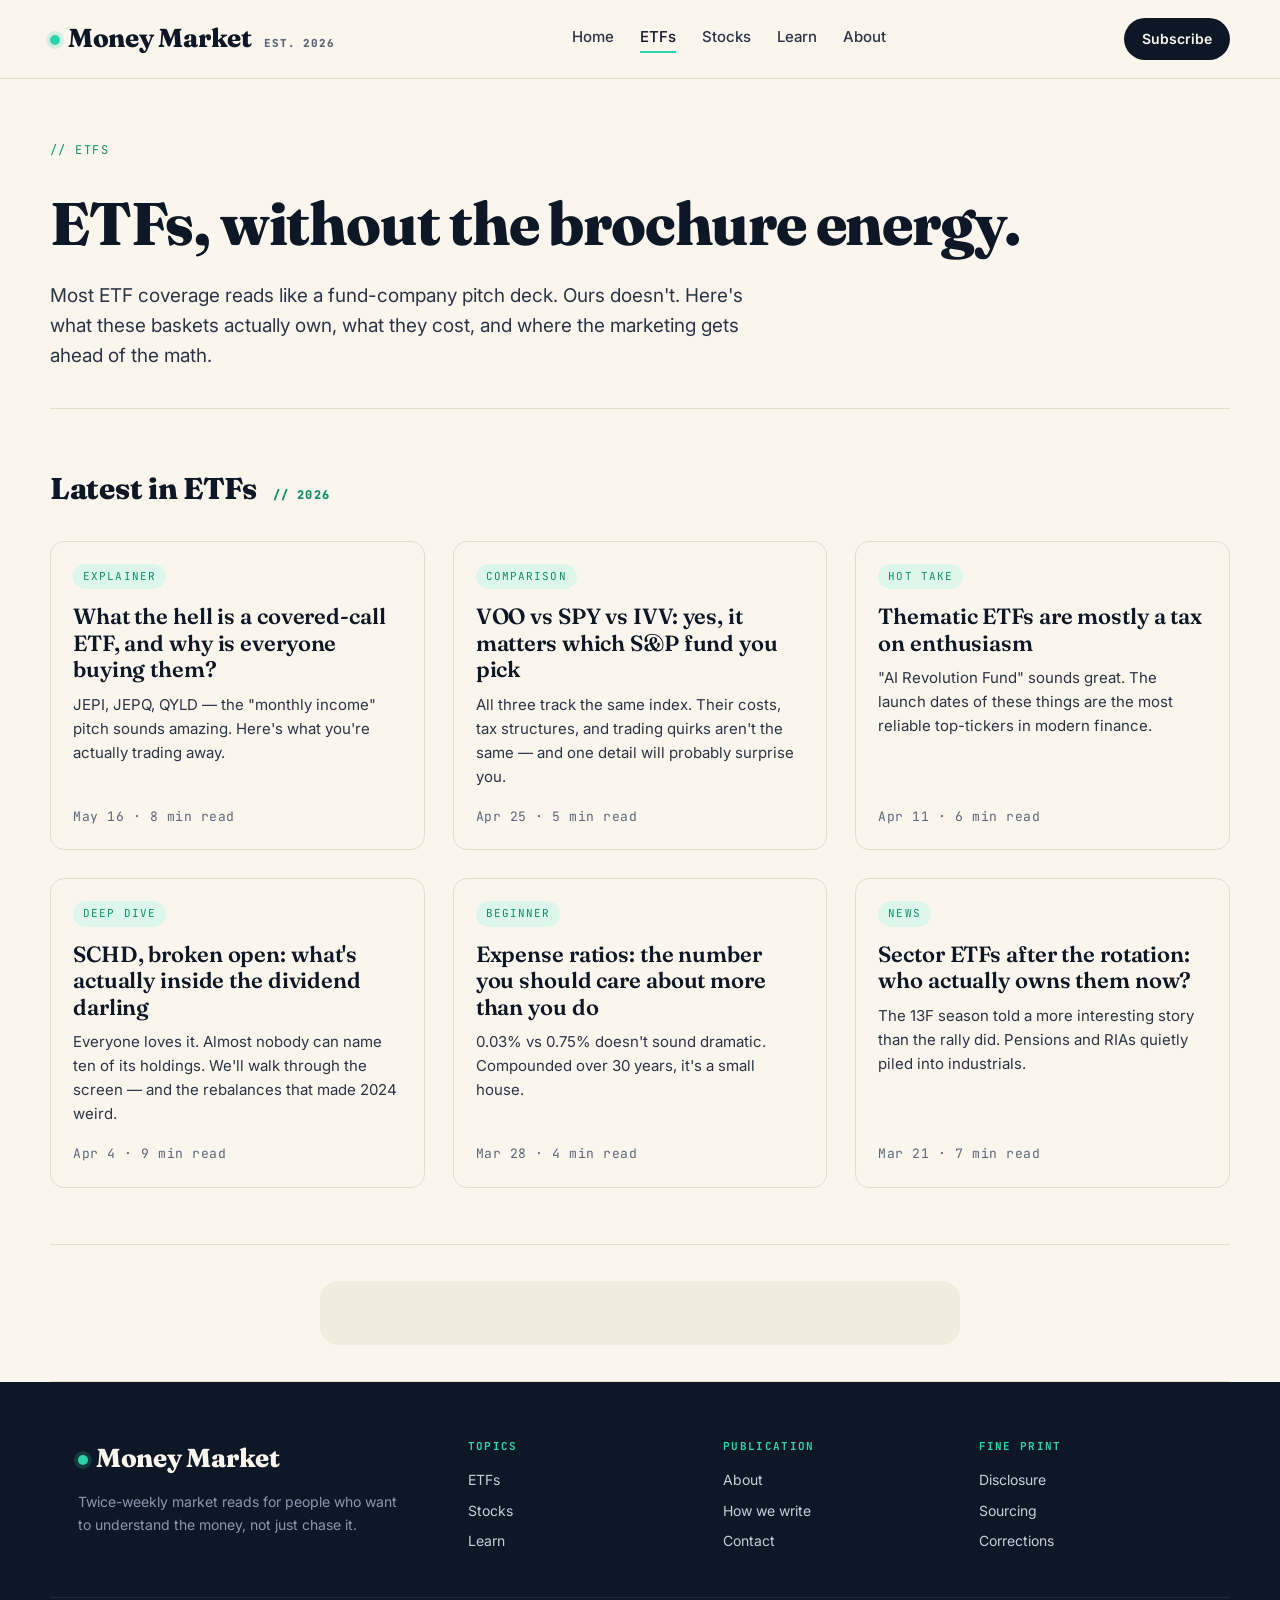
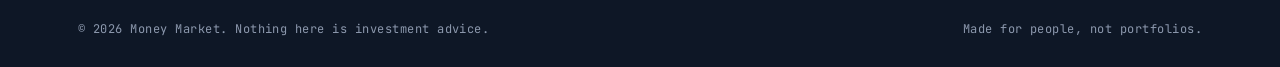
<file: etfs.html>
<!doctype html>
<html lang="en">
<head>
  <meta charset="utf-8">
  <meta name="viewport" content="width=device-width, initial-scale=1">
  <title>ETFs — Money Market</title>
  <meta name="description" content="ETFs explained in plain English. Index funds, sector bets, income funds, and the new weird ones.">
  <link rel="stylesheet" href="styles.css">
</head>
<body>

  <header class="site-header">
    <div class="wrap nav">
      <a class="brand" href="index.html"><span class="brand__dot"></span>Money Market<span class="brand__tag">est. 2026</span></a>
      <nav class="nav__links">
        <a href="index.html">Home</a>
        <a href="etfs.html" class="active">ETFs</a>
        <a href="stocks.html">Stocks</a>
        <a href="learn.html">Learn</a>
        <a href="about.html">About</a>
      </nav>
      <a class="btn" href="index.html#newsletter">Subscribe</a>
    </div>
  </header>

  <section class="wrap category-hero">
    <span class="chip">// ETFs</span>
    <h1>ETFs, without the brochure energy.</h1>
    <p>Most ETF coverage reads like a fund-company pitch deck. Ours doesn't. Here's what these baskets actually own, what they cost, and where the marketing gets ahead of the math.</p>
  </section>

  <section class="wrap section">
    <div class="section__head">
      <h2 class="section__title">Latest in ETFs <small>// 2026</small></h2>
    </div>
    <div class="grid grid--3">
      <article class="card">
        <span class="card__chip card__chip--etf">Explainer</span>
        <h3 class="card__title"><a href="articles/covered-call-etfs.html">What the hell is a covered-call ETF, and why is everyone buying them?</a></h3>
        <p class="card__dek">JEPI, JEPQ, QYLD — the "monthly income" pitch sounds amazing. Here's what you're actually trading away.</p>
        <div class="card__meta">May 16 · 8 min read</div>
      </article>
      <article class="card">
        <span class="card__chip card__chip--etf">Comparison</span>
        <h3 class="card__title"><a href="#">VOO vs SPY vs IVV: yes, it matters which S&amp;P fund you pick</a></h3>
        <p class="card__dek">All three track the same index. Their costs, tax structures, and trading quirks aren't the same — and one detail will probably surprise you.</p>
        <div class="card__meta">Apr 25 · 5 min read</div>
      </article>
      <article class="card">
        <span class="card__chip card__chip--etf">Hot take</span>
        <h3 class="card__title"><a href="#">Thematic ETFs are mostly a tax on enthusiasm</a></h3>
        <p class="card__dek">"AI Revolution Fund" sounds great. The launch dates of these things are the most reliable top-tickers in modern finance.</p>
        <div class="card__meta">Apr 11 · 6 min read</div>
      </article>
      <article class="card">
        <span class="card__chip card__chip--etf">Deep dive</span>
        <h3 class="card__title"><a href="#">SCHD, broken open: what's actually inside the dividend darling</a></h3>
        <p class="card__dek">Everyone loves it. Almost nobody can name ten of its holdings. We'll walk through the screen — and the rebalances that made 2024 weird.</p>
        <div class="card__meta">Apr 4 · 9 min read</div>
      </article>
      <article class="card">
        <span class="card__chip card__chip--etf">Beginner</span>
        <h3 class="card__title"><a href="#">Expense ratios: the number you should care about more than you do</a></h3>
        <p class="card__dek">0.03% vs 0.75% doesn't sound dramatic. Compounded over 30 years, it's a small house.</p>
        <div class="card__meta">Mar 28 · 4 min read</div>
      </article>
      <article class="card">
        <span class="card__chip card__chip--etf">News</span>
        <h3 class="card__title"><a href="#">Sector ETFs after the rotation: who actually owns them now?</a></h3>
        <p class="card__dek">The 13F season told a more interesting story than the rally did. Pensions and RIAs quietly piled into industrials.</p>
        <div class="card__meta">Mar 21 · 7 min read</div>
      </article>
    </div>
  </section>

  <section class="wrap section section--tight">
    <div class="newsletter-embed">
      <script async src="https://subscribe-forms.beehiiv.com/v3/loader.js" data-beehiiv-form="59157cc8-a5b9-41ae-bf1d-0d9bd7d97d6d"></script>
    </div>
  </section>

  <footer class="site-footer">
    <div class="wrap footer__grid">
      <div class="footer__brand"><a class="brand" href="index.html"><span class="brand__dot"></span>Money Market</a><p>Twice-weekly market reads for people who want to understand the money, not just chase it.</p></div>
      <div class="footer__col"><h4>Topics</h4><ul><li><a href="etfs.html">ETFs</a></li><li><a href="stocks.html">Stocks</a></li><li><a href="learn.html">Learn</a></li></ul></div>
      <div class="footer__col"><h4>Publication</h4><ul><li><a href="about.html">About</a></li><li><a href="about.html#voice">How we write</a></li><li><a href="about.html#contact">Contact</a></li></ul></div>
      <div class="footer__col"><h4>Fine print</h4><ul><li><a href="about.html#disclosure">Disclosure</a></li><li><a href="about.html#methodology">Sourcing</a></li><li><a href="about.html#corrections">Corrections</a></li></ul></div>
    </div>
    <div class="wrap footer__legal"><span>© 2026 Money Market. Nothing here is investment advice.</span><span>Made for people, not portfolios.</span></div>
  </footer>

</body>
</html>
</file>
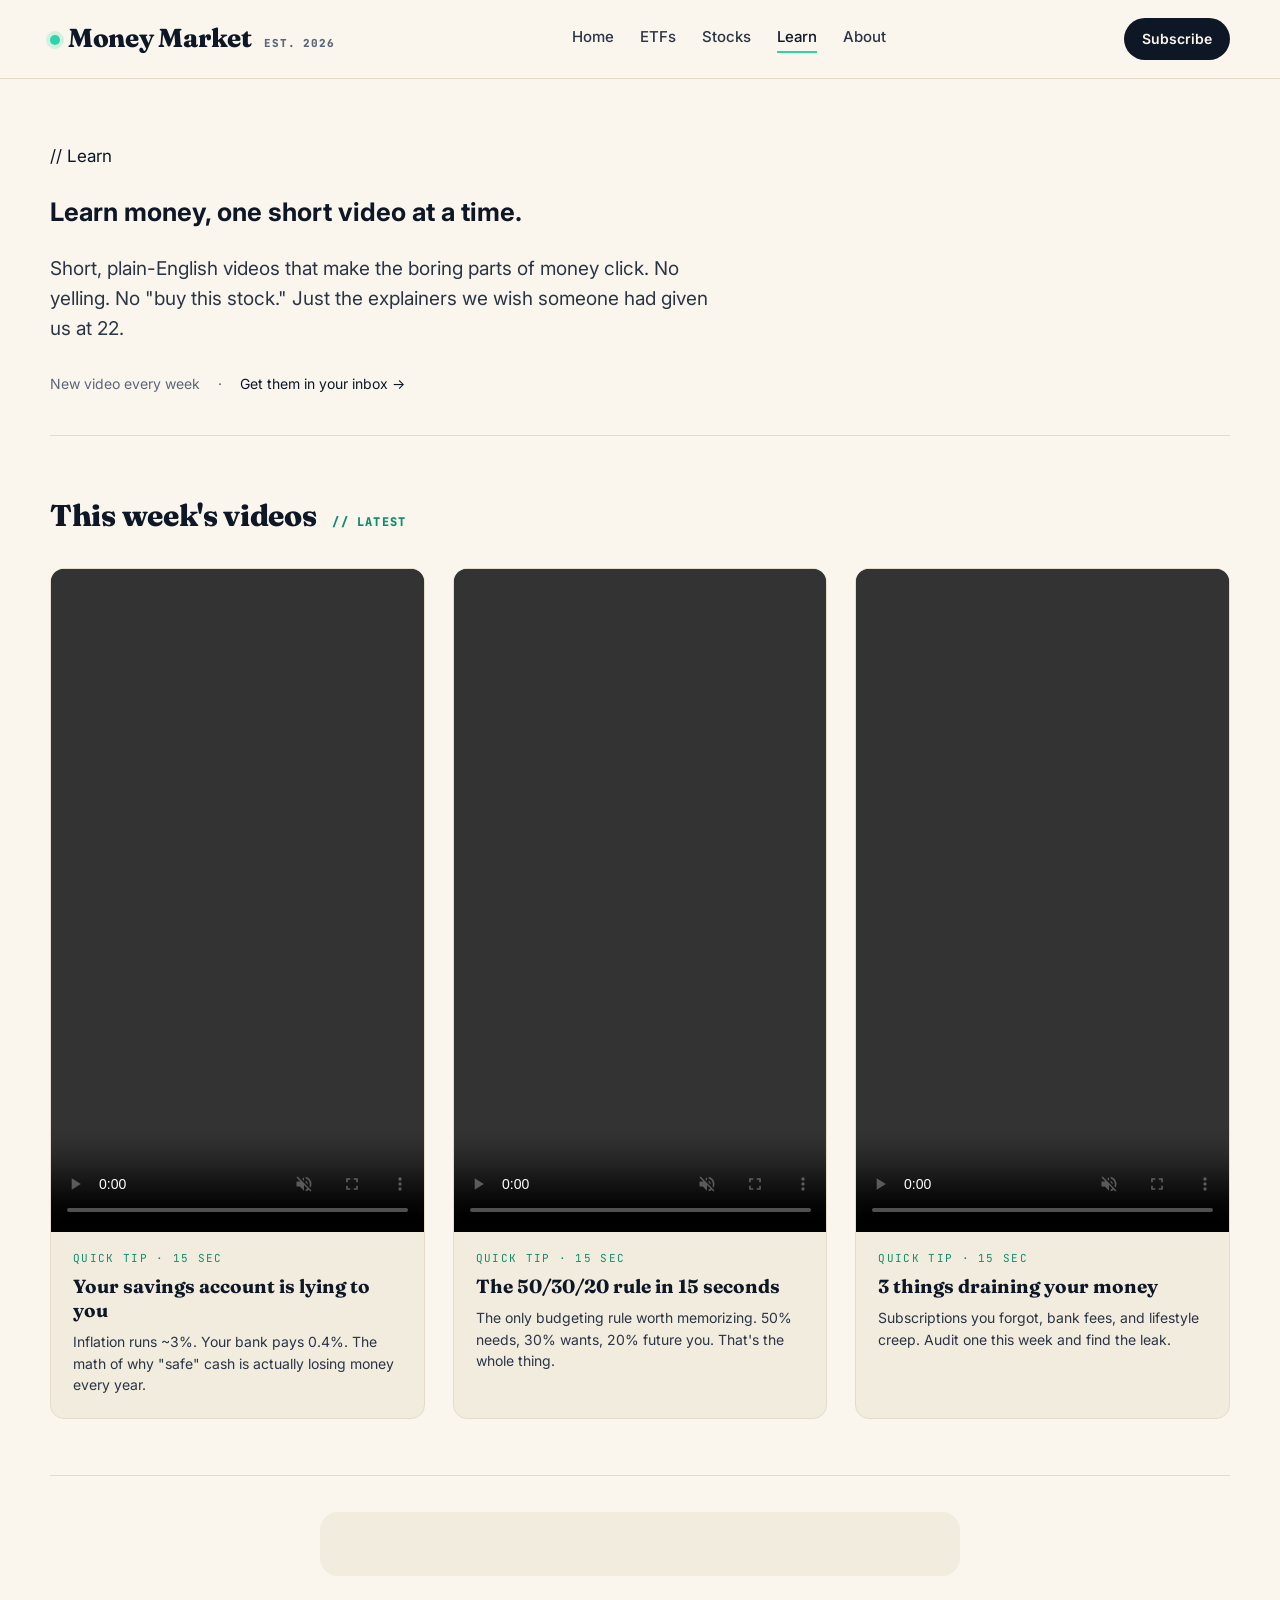
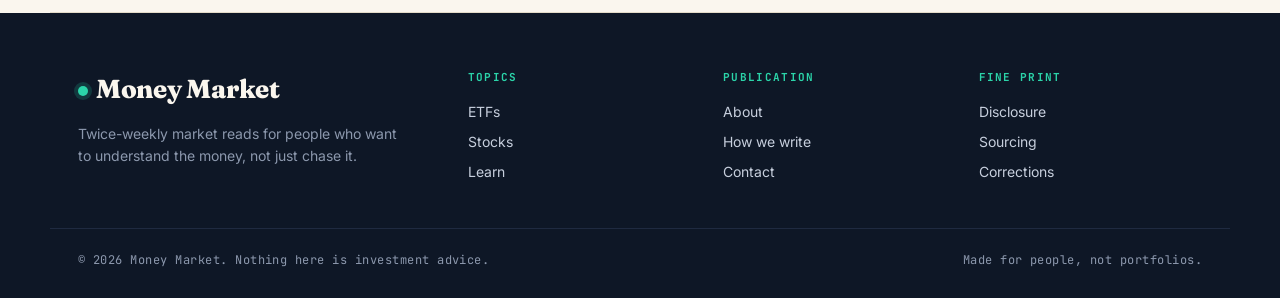
<file: learn.html>
<!doctype html>
<html lang="en">
<head>
  <meta charset="utf-8">
  <title>Learn — Money Market</title>
  <meta name="viewport" content="width=device-width,initial-scale=1">
  <meta name="description" content="Short videos that make money concepts click. ETFs, stocks, budgeting, and the things they don't teach you in school. New videos every week.">
  <link rel="stylesheet" href="styles.css">
</head>
<body>

  <header class="site-header">
    <div class="wrap nav">
      <a class="brand" href="index.html">
        <span class="brand__dot"></span>Money Market
        <span class="brand__tag">est. 2026</span>
      </a>
      <nav class="nav__links">
        <a href="index.html">Home</a>
        <a href="etfs.html">ETFs</a>
        <a href="stocks.html">Stocks</a>
        <a href="learn.html" class="active">Learn</a>
        <a href="about.html">About</a>
      </nav>
      <a class="btn" href="#newsletter">Subscribe</a>
    </div>
  </header>

  <section class="wrap hero">
    <span class="chip">// Learn</span>
    <h1>Learn money, one short video at a time.</h1>
    <p class="hero__lede">
      Short, plain-English videos that make the boring parts of money click. No yelling.
      No "buy this stock." Just the explainers we wish someone had given us at 22.
    </p>
    <div class="hero__meta">
      <span>New video every week</span>
      <span>·</span>
      <a href="#newsletter">Get them in your inbox →</a>
    </div>
  </section>

  <section class="wrap section">
    <div class="section__head">
      <h2 class="section__title">This week's videos <small>// LATEST</small></h2>
    </div>

    <div class="learn-grid">
      <article class="learn-card">
        <video src="videos/mm_video_01_savings_lie.mp4" controls preload="metadata" playsinline muted></video>
        <div class="learn-card__body">
          <div class="learn-card__chip">Quick tip · 15 sec</div>
          <h3 class="learn-card__title">Your savings account is lying to you</h3>
          <p class="learn-card__dek">Inflation runs ~3%. Your bank pays 0.4%. The math of why "safe" cash is actually losing money every year.</p>
        </div>
      </article>

      <article class="learn-card">
        <video src="videos/mm_video_02_50_30_20.mp4" controls preload="metadata" playsinline muted></video>
        <div class="learn-card__body">
          <div class="learn-card__chip">Quick tip · 15 sec</div>
          <h3 class="learn-card__title">The 50/30/20 rule in 15 seconds</h3>
          <p class="learn-card__dek">The only budgeting rule worth memorizing. 50% needs, 30% wants, 20% future you. That's the whole thing.</p>
        </div>
      </article>

      <article class="learn-card">
        <video src="videos/mm_video_03_money_drains.mp4" controls preload="metadata" playsinline muted></video>
        <div class="learn-card__body">
          <div class="learn-card__chip">Quick tip · 15 sec</div>
          <h3 class="learn-card__title">3 things draining your money</h3>
          <p class="learn-card__dek">Subscriptions you forgot, bank fees, and lifestyle creep. Audit one this week and find the leak.</p>
        </div>
      </article>
    </div>
  </section>

  <section class="wrap section section--tight" id="newsletter">
    <div class="newsletter-embed">
      <script async src="https://subscribe-forms.beehiiv.com/v3/loader.js" data-beehiiv-form="59157cc8-a5b9-41ae-bf1d-0d9bd7d97d6d"></script>
    </div>
  </section>

  <footer class="site-footer">
    <div class="wrap footer__grid">
      <div class="footer__brand"><a class="brand" href="index.html"><span class="brand__dot"></span>Money Market</a><p>Twice-weekly market reads for people who want to understand the money, not just chase it.</p></div>
      <div class="footer__col"><h4>Topics</h4><ul><li><a href="etfs.html">ETFs</a></li><li><a href="stocks.html">Stocks</a></li><li><a href="learn.html">Learn</a></li></ul></div>
      <div class="footer__col"><h4>Publication</h4><ul><li><a href="about.html">About</a></li><li><a href="about.html#voice">How we write</a></li><li><a href="about.html#contact">Contact</a></li></ul></div>
      <div class="footer__col"><h4>Fine print</h4><ul><li><a href="about.html#disclosure">Disclosure</a></li><li><a href="about.html#methodology">Sourcing</a></li><li><a href="about.html#corrections">Corrections</a></li></ul></div>
    </div>
    <div class="wrap footer__legal">
      <span>© 2026 Money Market. Nothing here is investment advice.</span>
      <span>Made for people, not portfolios.</span>
    </div>
  </footer>

</body>
</html>
</file>
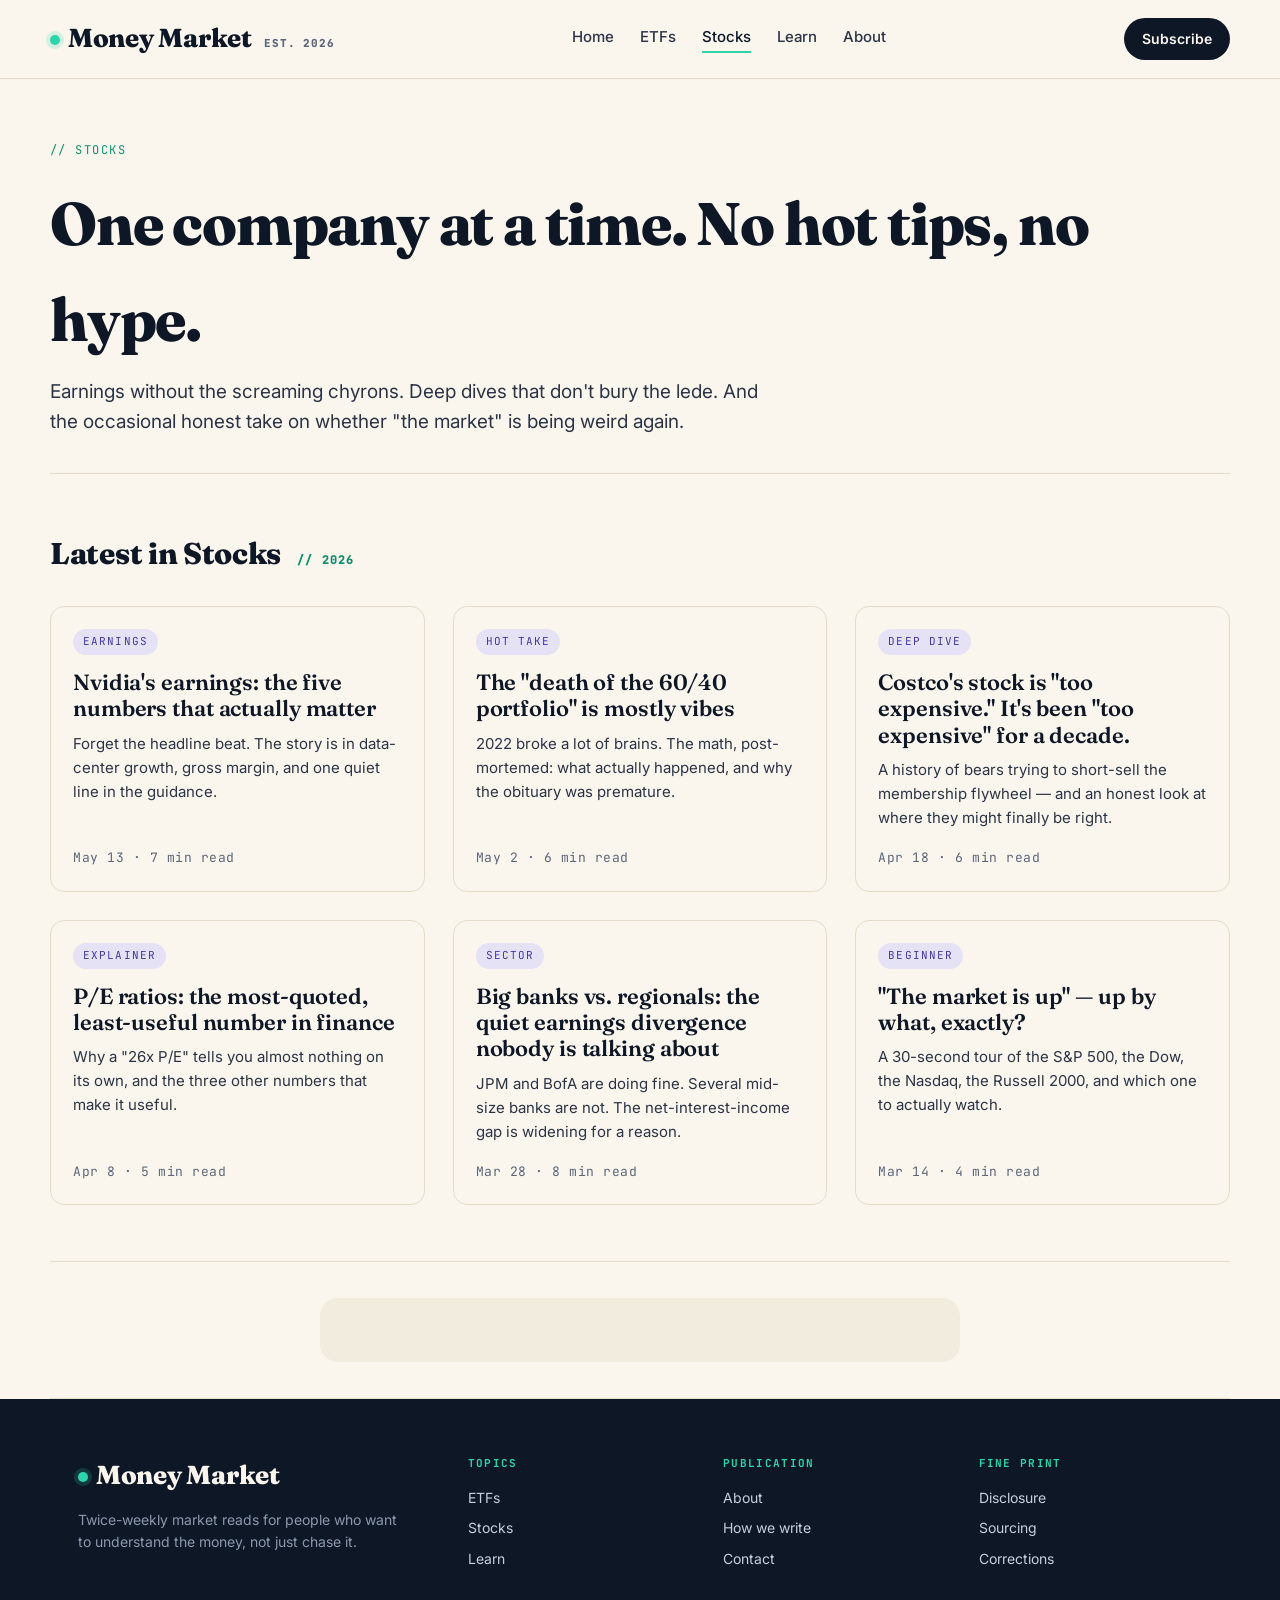
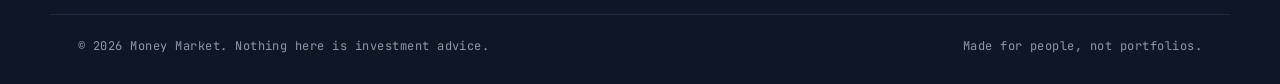
<file: stocks.html>
<!doctype html>
<html lang="en">
<head>
  <meta charset="utf-8">
  <meta name="viewport" content="width=device-width, initial-scale=1">
  <title>Stocks — Money Market</title>
  <meta name="description" content="Single-name deep dives, earnings recaps, and sector takes — written so you can actually use them.">
  <link rel="stylesheet" href="styles.css">
</head>
<body>

  <header class="site-header">
    <div class="wrap nav">
      <a class="brand" href="index.html"><span class="brand__dot"></span>Money Market<span class="brand__tag">est. 2026</span></a>
      <nav class="nav__links">
        <a href="index.html">Home</a>
        <a href="etfs.html">ETFs</a>
        <a href="stocks.html" class="active">Stocks</a>
        <a href="learn.html">Learn</a>
        <a href="about.html">About</a>
      </nav>
      <a class="btn" href="index.html#newsletter">Subscribe</a>
    </div>
  </header>

  <section class="wrap category-hero">
    <span class="chip">// Stocks</span>
    <h1>One company at a time. No hot tips, no hype.</h1>
    <p>Earnings without the screaming chyrons. Deep dives that don't bury the lede. And the occasional honest take on whether "the market" is being weird again.</p>
  </section>

  <section class="wrap section">
    <div class="section__head">
      <h2 class="section__title">Latest in Stocks <small>// 2026</small></h2>
    </div>
    <div class="grid grid--3">
      <article class="card">
        <span class="card__chip card__chip--stocks">Earnings</span>
        <h3 class="card__title"><a href="articles/nvidia-earnings.html">Nvidia's earnings: the five numbers that actually matter</a></h3>
        <p class="card__dek">Forget the headline beat. The story is in data-center growth, gross margin, and one quiet line in the guidance.</p>
        <div class="card__meta">May 13 · 7 min read</div>
      </article>
      <article class="card">
        <span class="card__chip card__chip--stocks">Hot take</span>
        <h3 class="card__title"><a href="articles/sixty-forty-vibes.html">The "death of the 60/40 portfolio" is mostly vibes</a></h3>
        <p class="card__dek">2022 broke a lot of brains. The math, post-mortemed: what actually happened, and why the obituary was premature.</p>
        <div class="card__meta">May 2 · 6 min read</div>
      </article>
      <article class="card">
        <span class="card__chip card__chip--stocks">Deep dive</span>
        <h3 class="card__title"><a href="#">Costco's stock is "too expensive." It's been "too expensive" for a decade.</a></h3>
        <p class="card__dek">A history of bears trying to short-sell the membership flywheel — and an honest look at where they might finally be right.</p>
        <div class="card__meta">Apr 18 · 6 min read</div>
      </article>
      <article class="card">
        <span class="card__chip card__chip--stocks">Explainer</span>
        <h3 class="card__title"><a href="#">P/E ratios: the most-quoted, least-useful number in finance</a></h3>
        <p class="card__dek">Why a "26x P/E" tells you almost nothing on its own, and the three other numbers that make it useful.</p>
        <div class="card__meta">Apr 8 · 5 min read</div>
      </article>
      <article class="card">
        <span class="card__chip card__chip--stocks">Sector</span>
        <h3 class="card__title"><a href="#">Big banks vs. regionals: the quiet earnings divergence nobody is talking about</a></h3>
        <p class="card__dek">JPM and BofA are doing fine. Several mid-size banks are not. The net-interest-income gap is widening for a reason.</p>
        <div class="card__meta">Mar 28 · 8 min read</div>
      </article>
      <article class="card">
        <span class="card__chip card__chip--stocks">Beginner</span>
        <h3 class="card__title"><a href="#">"The market is up" — up by what, exactly?</a></h3>
        <p class="card__dek">A 30-second tour of the S&amp;P 500, the Dow, the Nasdaq, the Russell 2000, and which one to actually watch.</p>
        <div class="card__meta">Mar 14 · 4 min read</div>
      </article>
    </div>
  </section>

  <section class="wrap section section--tight">
    <div class="newsletter-embed">
      <script async src="https://subscribe-forms.beehiiv.com/v3/loader.js" data-beehiiv-form="59157cc8-a5b9-41ae-bf1d-0d9bd7d97d6d"></script>
    </div>
  </section>

  <footer class="site-footer">
    <div class="wrap footer__grid">
      <div class="footer__brand"><a class="brand" href="index.html"><span class="brand__dot"></span>Money Market</a><p>Twice-weekly market reads for people who want to understand the money, not just chase it.</p></div>
      <div class="footer__col"><h4>Topics</h4><ul><li><a href="etfs.html">ETFs</a></li><li><a href="stocks.html">Stocks</a></li><li><a href="learn.html">Learn</a></li></ul></div>
      <div class="footer__col"><h4>Publication</h4><ul><li><a href="about.html">About</a></li><li><a href="about.html#voice">How we write</a></li><li><a href="about.html#contact">Contact</a></li></ul></div>
      <div class="footer__col"><h4>Fine print</h4><ul><li><a href="about.html#disclosure">Disclosure</a></li><li><a href="about.html#methodology">Sourcing</a></li><li><a href="about.html#corrections">Corrections</a></li></ul></div>
    </div>
    <div class="wrap footer__legal"><span>© 2026 Money Market. Nothing here is investment advice.</span><span>Made for people, not portfolios.</span></div>
  </footer>

</body>
</html>
</file>
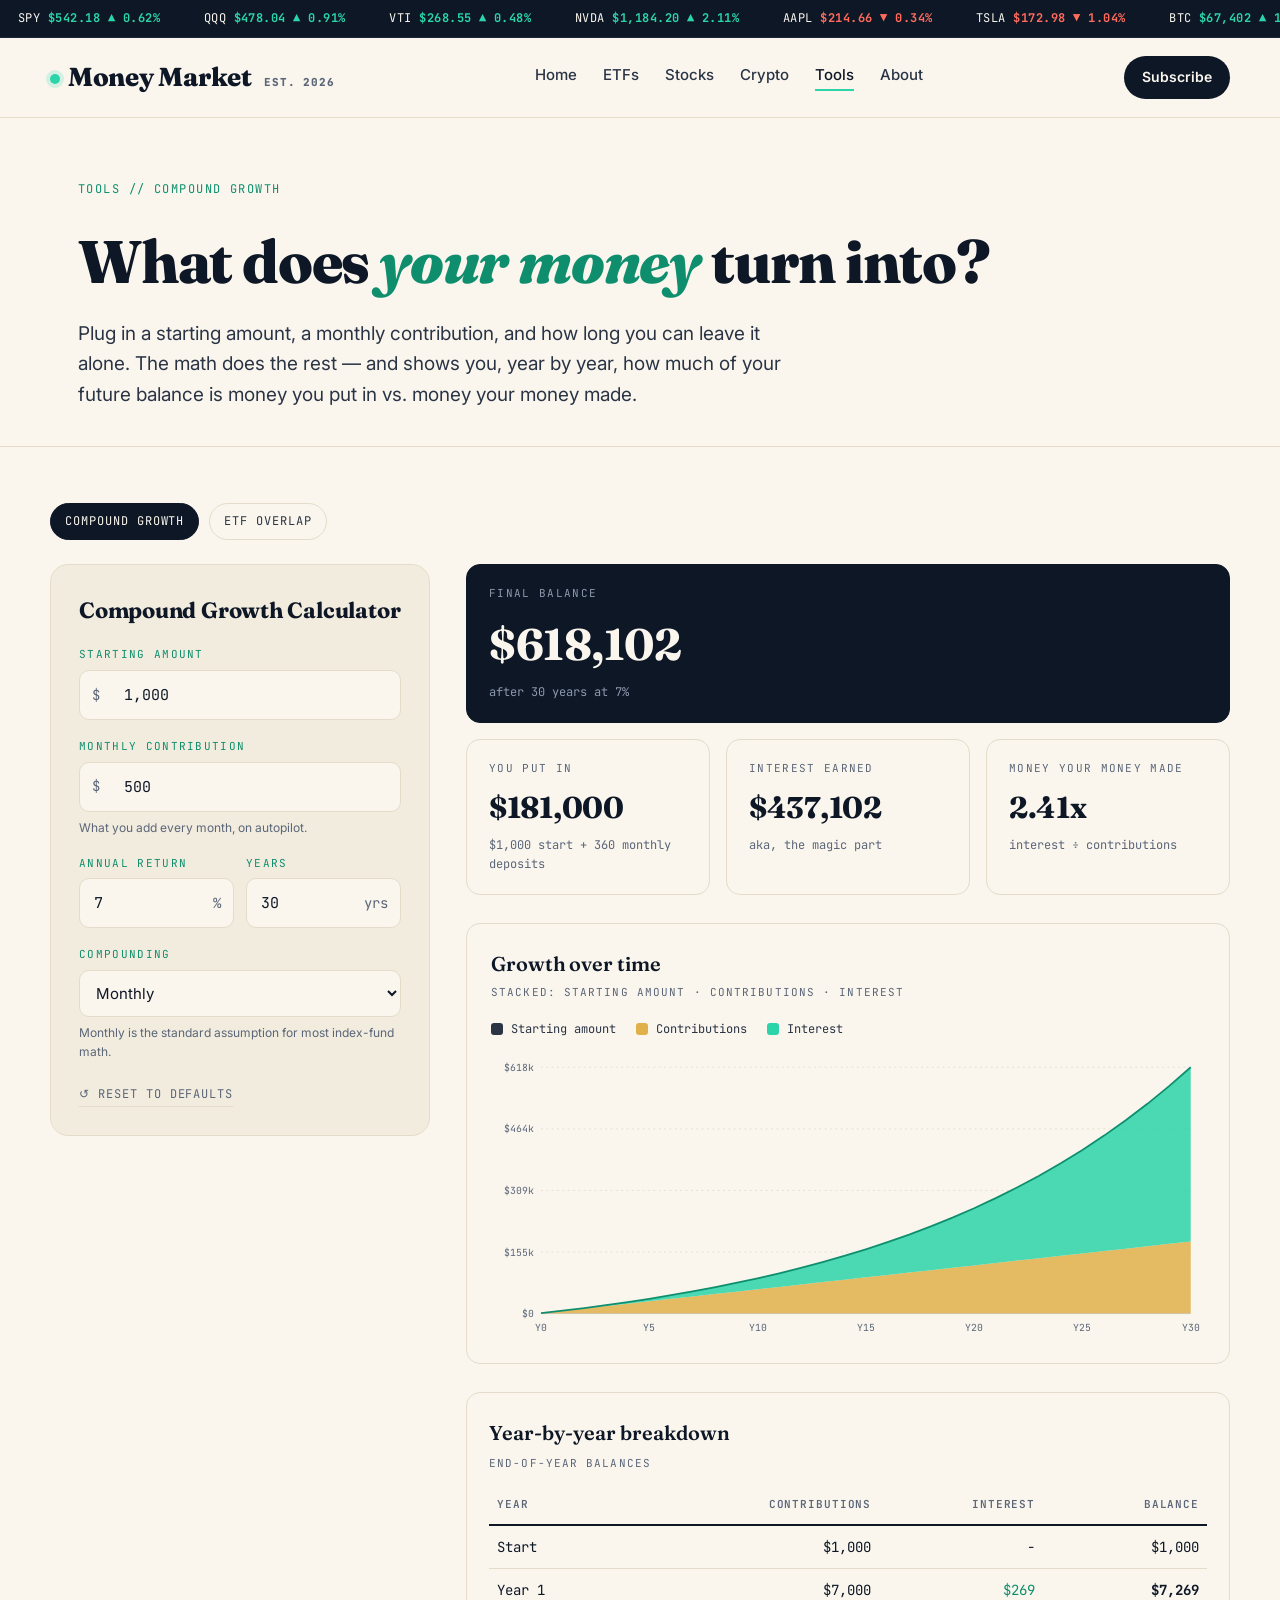
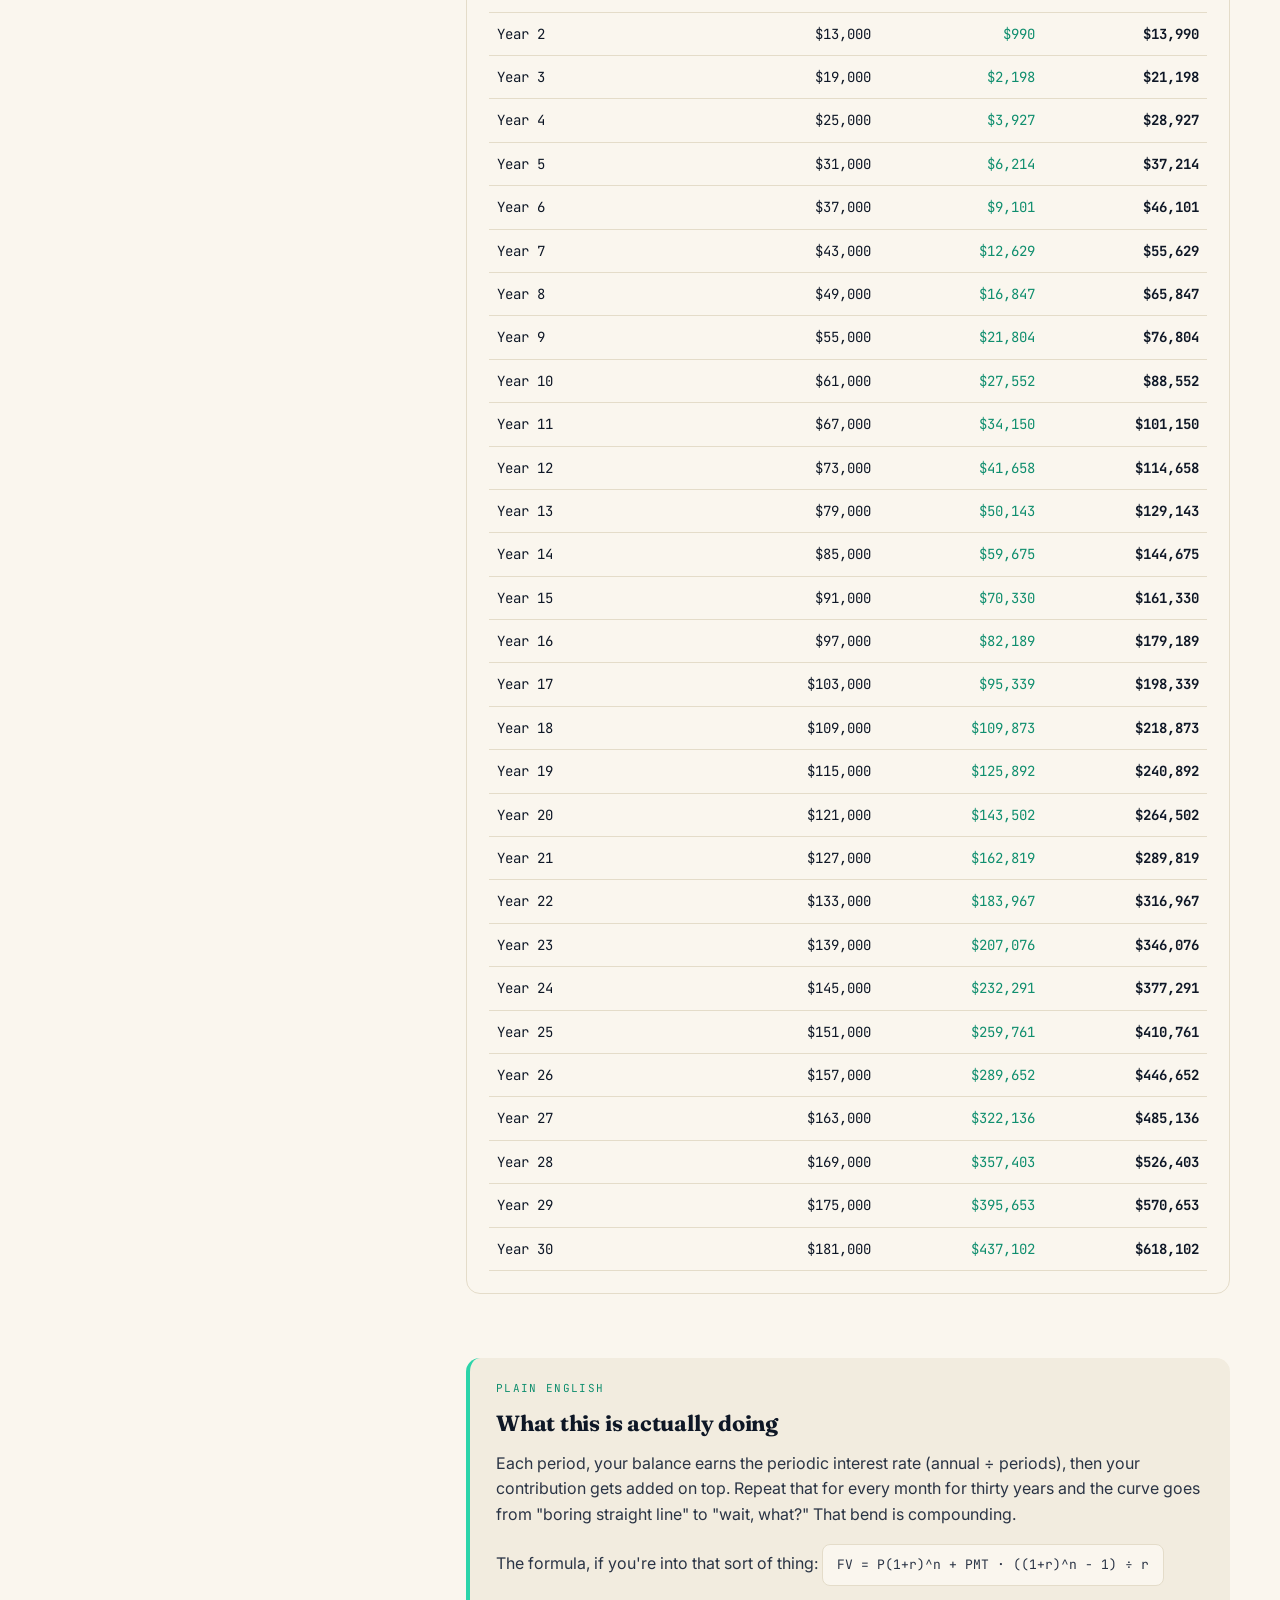
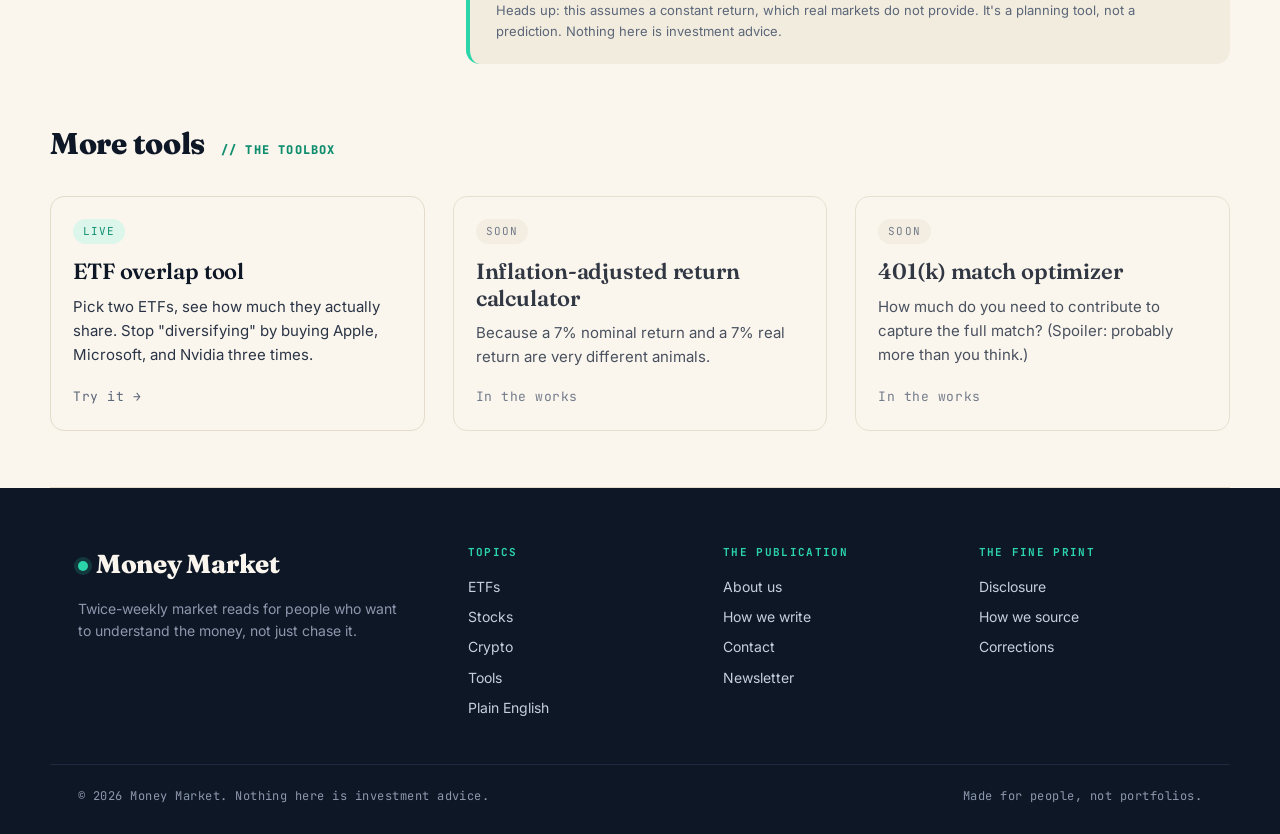
<file: tools.html>
<!doctype html>
<html lang="en">
<head>
  <meta charset="utf-8">
  <meta name="viewport" content="width=device-width, initial-scale=1">
  <title>Tools — Money Market</title>
  <meta name="description" content="Plain-English money tools. Start with the compound growth calculator: see what regular investing actually turns into.">
  <link rel="stylesheet" href="styles.css">
  <style>
    /* ---------- Tools / calculator page ---------- */
    .calc {
      display: grid;
      grid-template-columns: minmax(280px, 380px) 1fr;
      gap: 36px;
      align-items: start;
    }
    @media (max-width: 880px) { .calc { grid-template-columns: 1fr; } }

    .calc__form {
      background: var(--paper-2);
      border: 1px solid var(--rule);
      border-radius: 18px;
      padding: 28px;
      position: sticky;
      top: 90px;
    }
    @media (max-width: 880px) { .calc__form { position: static; } }

    .calc__form h3 {
      font-family: var(--display);
      font-weight: 700;
      font-size: 22px;
      margin: 0 0 18px;
      letter-spacing: -.01em;
    }
    .field { margin-bottom: 18px; }
    .field label {
      display: block;
      font-family: var(--mono);
      font-size: 11px;
      letter-spacing: .12em;
      text-transform: uppercase;
      color: var(--mint-deep);
      margin-bottom: 6px;
    }
    .field .input-wrap {
      position: relative;
      display: flex;
      align-items: center;
      background: var(--paper);
      border: 1px solid var(--rule);
      border-radius: 10px;
      transition: border-color .15s, box-shadow .15s;
    }
    .field .input-wrap:focus-within { border-color: var(--mint); box-shadow: 0 0 0 3px rgba(43,212,169,.18); }
    .field .input-wrap .prefix,
    .field .input-wrap .suffix {
      font-family: var(--mono);
      font-size: 14px;
      color: var(--slate);
      padding: 0 12px;
    }
    .field input, .field select {
      flex: 1;
      width: 100%;
      border: 0;
      outline: 0;
      background: transparent;
      padding: 12px 12px;
      font: inherit;
      color: var(--ink);
      font-family: var(--mono);
      font-size: 15px;
    }
    .field input.no-prefix { padding-left: 14px; }
    .field select { font-family: var(--body); }
    .field__hint { font-size: 12px; color: var(--slate); margin-top: 6px; }

    .calc__form .row { display: grid; grid-template-columns: 1fr 1fr; gap: 12px; }

    .reset {
      background: transparent; color: var(--slate);
      border: 0; border-bottom: 1px solid var(--rule);
      font-family: var(--mono); font-size: 12px;
      letter-spacing: .08em; text-transform: uppercase;
      cursor: pointer; padding: 4px 0;
    }
    .reset:hover { color: var(--mint-deep); border-color: var(--mint); }

    /* Results */
    .calc__results { display: flex; flex-direction: column; gap: 28px; }

    .result-cards {
      display: grid; grid-template-columns: repeat(3, 1fr); gap: 16px;
    }
    @media (max-width: 700px) { .result-cards { grid-template-columns: 1fr; } }
    .result-card {
      background: var(--paper);
      border: 1px solid var(--rule);
      border-radius: 14px;
      padding: 20px 22px;
    }
    .result-card--hero {
      background: var(--ink); color: var(--paper);
      border-color: var(--ink);
      grid-column: 1 / -1;
    }
    .result-card .label {
      font-family: var(--mono);
      font-size: 11px;
      letter-spacing: .12em;
      text-transform: uppercase;
      color: var(--slate);
    }
    .result-card--hero .label { color: #8c98ad; }
    .result-card .value {
      font-family: var(--display);
      font-weight: 700;
      font-size: 30px;
      margin-top: 6px;
      letter-spacing: -.01em;
    }
    .result-card--hero .value { font-size: 44px; color: var(--paper); }
    .result-card .sub {
      font-family: var(--mono); font-size: 12px; color: var(--slate); margin-top: 4px;
    }
    .result-card--hero .sub { color: #8c98ad; }
    .result-card .value .frac { color: var(--mint); }

    /* Chart */
    .chart-card {
      background: var(--paper);
      border: 1px solid var(--rule);
      border-radius: 14px;
      padding: 24px;
    }
    .chart-card h3 {
      font-family: var(--display);
      font-weight: 600;
      font-size: 20px;
      margin: 0 0 4px;
      letter-spacing: -.005em;
    }
    .chart-card .chart-sub {
      font-family: var(--mono);
      font-size: 11px;
      letter-spacing: .1em;
      text-transform: uppercase;
      color: var(--slate);
      margin-bottom: 18px;
    }
    .legend { display: flex; gap: 20px; flex-wrap: wrap; margin-bottom: 14px; font-size: 13px; color: var(--ink-soft); }
    .legend span { display: inline-flex; align-items: center; gap: 8px; font-family: var(--mono); font-size: 12px; }
    .swatch { width: 12px; height: 12px; border-radius: 3px; display: inline-block; }
    .sw-contrib { background: var(--gold); }
    .sw-interest { background: var(--mint); }
    .sw-start { background: var(--ink-soft); }

    .chart-wrap { width: 100%; position: relative; }
    .chart-wrap svg { width: 100%; height: auto; display: block; }
    .chart-wrap .tip {
      position: absolute;
      pointer-events: none;
      background: var(--ink);
      color: var(--paper);
      font-family: var(--mono);
      font-size: 12px;
      padding: 8px 10px;
      border-radius: 8px;
      transform: translate(-50%, -100%);
      white-space: nowrap;
      opacity: 0;
      transition: opacity .12s;
      box-shadow: 0 6px 20px -8px rgba(14,23,38,0.5);
    }
    .chart-wrap .tip.show { opacity: 1; }
    .chart-wrap .tip b { color: var(--mint); font-weight: 600; }

    /* Table */
    .breakdown {
      background: var(--paper);
      border: 1px solid var(--rule);
      border-radius: 14px;
      padding: 6px 22px 22px;
      overflow-x: auto;
    }
    .breakdown h3 {
      font-family: var(--display); font-weight: 600;
      font-size: 20px; margin: 18px 0 6px;
    }
    .breakdown .chart-sub {
      font-family: var(--mono); font-size: 11px; letter-spacing: .1em;
      text-transform: uppercase; color: var(--slate); margin-bottom: 14px;
    }
    .breakdown table { width: 100%; border-collapse: collapse; }
    .breakdown th, .breakdown td {
      padding: 10px 8px; text-align: right;
      border-bottom: 1px solid var(--rule);
      font-family: var(--mono); font-size: 14px;
    }
    .breakdown th {
      font-size: 11px; text-transform: uppercase;
      letter-spacing: .08em; color: var(--slate); font-weight: 600;
      border-bottom: 2px solid var(--ink);
      text-align: right;
    }
    .breakdown th:first-child, .breakdown td:first-child { text-align: left; }
    .breakdown tbody tr:hover { background: var(--paper-2); }

    /* Plain English explainer */
    .explainer {
      background: var(--paper-2);
      border-left: 4px solid var(--mint);
      border-radius: 14px;
      padding: 22px 26px;
      margin-top: 36px;
    }
    .explainer__label {
      font-family: var(--mono); font-size: 11px;
      letter-spacing: .12em; text-transform: uppercase;
      color: var(--mint-deep); margin-bottom: 8px; display: block;
    }
    .explainer h3 {
      font-family: var(--display); font-weight: 700;
      font-size: 22px; margin: 0 0 10px; letter-spacing: -.01em;
    }
    .explainer p { color: var(--ink-soft); margin: 0 0 12px; font-size: 16px; }
    .explainer p:last-child { margin-bottom: 0; }
    .explainer .formula {
      font-family: var(--mono); font-size: 13px; color: var(--ink-soft);
      background: var(--paper); border: 1px solid var(--rule);
      padding: 10px 14px; border-radius: 8px; display: inline-block; margin-top: 4px;
    }

    /* Other tools placeholder */
    .more-tools { margin-top: 56px; }
    .more-tools .card--soon { opacity: .85; }
    .more-tools .card--soon .card__chip { background: var(--paper-2); color: var(--slate); }

    /* Tool switcher (sibling nav) */
    .tool-switch {
      display: flex; gap: 10px; flex-wrap: wrap;
      margin-bottom: 24px;
    }
    .tool-switch a {
      font-family: var(--mono);
      font-size: 12px;
      letter-spacing: .08em;
      text-transform: uppercase;
      padding: 8px 14px;
      border-radius: 999px;
      border: 1px solid var(--rule);
      background: var(--paper);
      color: var(--ink-soft);
    }
    .tool-switch a:hover { color: var(--mint-deep); border-color: var(--mint); }
    .tool-switch a.active { background: var(--ink); color: var(--paper); border-color: var(--ink); }
  </style>
</head>
<body>

  <!-- Mock ticker -->
  <div class="ticker" aria-hidden="true">
    <div class="ticker__track">
      <span>SPY <b class="up">$542.18 ▲ 0.62%</b></span>
      <span>QQQ <b class="up">$478.04 ▲ 0.91%</b></span>
      <span>VTI <b class="up">$268.55 ▲ 0.48%</b></span>
      <span>NVDA <b class="up">$1,184.20 ▲ 2.11%</b></span>
      <span>AAPL <b class="down">$214.66 ▼ 0.34%</b></span>
      <span>TSLA <b class="down">$172.98 ▼ 1.04%</b></span>
      <span>BTC <b class="up">$67,402 ▲ 1.30%</b></span>
      <span>ETH <b class="up">$3,712 ▲ 0.88%</b></span>
      <span>JEPI <b class="flat">$57.21 ◆ 0.02%</b></span>
      <span>SCHD <b class="up">$28.94 ▲ 0.21%</b></span>
      <span>VOO <b class="up">$498.10 ▲ 0.59%</b></span>
      <span>SOL <b class="down">$162.40 ▼ 2.10%</b></span>
      <span>SPY <b class="up">$542.18 ▲ 0.62%</b></span>
      <span>QQQ <b class="up">$478.04 ▲ 0.91%</b></span>
      <span>VTI <b class="up">$268.55 ▲ 0.48%</b></span>
      <span>NVDA <b class="up">$1,184.20 ▲ 2.11%</b></span>
      <span>AAPL <b class="down">$214.66 ▼ 0.34%</b></span>
      <span>TSLA <b class="down">$172.98 ▼ 1.04%</b></span>
      <span>BTC <b class="up">$67,402 ▲ 1.30%</b></span>
      <span>ETH <b class="up">$3,712 ▲ 0.88%</b></span>
    </div>
  </div>

  <header class="site-header">
    <div class="wrap nav">
      <a class="brand" href="index.html">
        <span class="brand__dot"></span>Money Market
        <span class="brand__tag">est. 2026</span>
      </a>
      <nav class="nav__links">
        <a href="index.html">Home</a>
        <a href="etfs.html">ETFs</a>
        <a href="stocks.html">Stocks</a>
        <a href="crypto.html">Crypto</a>
        <a href="tools.html" class="active">Tools</a>
        <a href="about.html">About</a>
      </nav>
      <a class="btn" href="index.html#newsletter">Subscribe</a>
    </div>
  </header>

  <!-- Hero -->
  <section class="category-hero">
    <div class="wrap">
      <span class="chip">Tools // Compound Growth</span>
      <h1>What does <em style="font-style: italic; color: var(--mint-deep);">your money</em> turn into?</h1>
      <p>
        Plug in a starting amount, a monthly contribution, and how long you can leave it alone.
        The math does the rest — and shows you, year by year, how much of your future balance is
        money you put in vs. money your money made.
      </p>
    </div>
  </section>

  <!-- Calculator -->
  <section class="wrap section">

    <!-- Sibling tool switcher -->
    <div class="tool-switch">
      <a href="tools.html" class="active">Compound growth</a>
      <a href="etf-overlap.html">ETF overlap</a>
    </div>

    <div class="calc">
      <!-- Form -->
      <form class="calc__form" id="calc-form" autocomplete="off">
        <h3>Compound Growth Calculator</h3>

        <div class="field">
          <label for="principal">Starting amount</label>
          <div class="input-wrap">
            <span class="prefix">$</span>
            <input type="text" id="principal" inputmode="numeric" value="1,000" data-money>
          </div>
        </div>

        <div class="field">
          <label for="contribution">Monthly contribution</label>
          <div class="input-wrap">
            <span class="prefix">$</span>
            <input type="text" id="contribution" inputmode="numeric" value="500" data-money>
          </div>
          <div class="field__hint">What you add every month, on autopilot.</div>
        </div>

        <div class="row">
          <div class="field">
            <label for="rate">Annual return</label>
            <div class="input-wrap">
              <input type="number" id="rate" class="no-prefix" min="-20" max="50" step="0.1" value="7" inputmode="decimal">
              <span class="suffix">%</span>
            </div>
          </div>
          <div class="field">
            <label for="years">Years</label>
            <div class="input-wrap">
              <input type="number" id="years" class="no-prefix" min="1" max="60" step="1" value="30" inputmode="numeric">
              <span class="suffix">yrs</span>
            </div>
          </div>
        </div>

        <div class="field">
          <label for="compounding">Compounding</label>
          <div class="input-wrap">
            <select id="compounding">
              <option value="12" selected>Monthly</option>
              <option value="4">Quarterly</option>
              <option value="1">Annually</option>
            </select>
          </div>
          <div class="field__hint">Monthly is the standard assumption for most index-fund math.</div>
        </div>

        <button type="button" class="reset" id="reset-btn">↺ Reset to defaults</button>
      </form>

      <!-- Results -->
      <div class="calc__results">
        <div class="result-cards">
          <div class="result-card result-card--hero">
            <div class="label">Final balance</div>
            <div class="value" id="r-final">$0</div>
            <div class="sub" id="r-final-sub">after 0 years at 0%</div>
          </div>
          <div class="result-card">
            <div class="label">You put in</div>
            <div class="value" id="r-contrib">$0</div>
            <div class="sub" id="r-contrib-sub">across 0 months</div>
          </div>
          <div class="result-card">
            <div class="label">Interest earned</div>
            <div class="value" id="r-interest">$0</div>
            <div class="sub" id="r-interest-sub">aka, the magic part</div>
          </div>
          <div class="result-card">
            <div class="label">Money your money made</div>
            <div class="value"><span id="r-ratio">0×</span></div>
            <div class="sub">interest ÷ contributions</div>
          </div>
        </div>

        <div class="chart-card">
          <h3>Growth over time</h3>
          <div class="chart-sub">Stacked: starting amount · contributions · interest</div>
          <div class="legend">
            <span><i class="swatch sw-start"></i> Starting amount</span>
            <span><i class="swatch sw-contrib"></i> Contributions</span>
            <span><i class="swatch sw-interest"></i> Interest</span>
          </div>
          <div class="chart-wrap" id="chart-wrap">
            <svg id="chart" viewBox="0 0 800 320" preserveAspectRatio="none" aria-label="Growth chart"></svg>
            <div class="tip" id="chart-tip"></div>
          </div>
        </div>

        <div class="breakdown">
          <h3>Year-by-year breakdown</h3>
          <div class="chart-sub">End-of-year balances</div>
          <table>
            <thead>
              <tr>
                <th>Year</th>
                <th>Contributions</th>
                <th>Interest</th>
                <th>Balance</th>
              </tr>
            </thead>
            <tbody id="breakdown-body"></tbody>
          </table>
        </div>

        <div class="explainer">
          <span class="explainer__label">Plain English</span>
          <h3>What this is actually doing</h3>
          <p>
            Each period, your balance earns the periodic interest rate (annual ÷ periods), then your
            contribution gets added on top. Repeat that for every month for thirty years and the
            curve goes from "boring straight line" to "wait, what?" That bend is compounding.
          </p>
          <p>
            The formula, if you're into that sort of thing:
            <span class="formula">FV = P(1+r)^n + PMT · ((1+r)^n − 1) ÷ r</span>
          </p>
          <p style="font-size: 13px; color: var(--slate); margin-top: 14px;">
            Heads up: this assumes a constant return, which real markets do not provide. It's a planning tool, not a prediction. Nothing here is investment advice.
          </p>
        </div>
      </div>
    </div>

    <!-- More tools -->
    <div class="more-tools">
      <div class="section__head">
        <h2 class="section__title">More tools <small>// THE TOOLBOX</small></h2>
      </div>
      <div class="grid grid--3">
        <article class="card">
          <span class="card__chip card__chip--etf">Live</span>
          <h3 class="card__title"><a href="etf-overlap.html">ETF overlap tool</a></h3>
          <p class="card__dek">Pick two ETFs, see how much they actually share. Stop "diversifying" by buying Apple, Microsoft, and Nvidia three times.</p>
          <div class="card__meta">Try it →</div>
        </article>
        <article class="card card--soon">
          <span class="card__chip">Soon</span>
          <h3 class="card__title">Inflation-adjusted return calculator</h3>
          <p class="card__dek">Because a 7% nominal return and a 7% real return are very different animals.</p>
          <div class="card__meta">In the works</div>
        </article>
        <article class="card card--soon">
          <span class="card__chip">Soon</span>
          <h3 class="card__title">401(k) match optimizer</h3>
          <p class="card__dek">How much do you need to contribute to capture the full match? (Spoiler: probably more than you think.)</p>
          <div class="card__meta">In the works</div>
        </article>
      </div>
    </div>
  </section>

  <!-- Footer -->
  <footer class="site-footer">
    <div class="wrap footer__grid">
      <div class="footer__brand">
        <a class="brand" href="index.html"><span class="brand__dot"></span>Money Market</a>
        <p>Twice-weekly market reads for people who want to understand the money, not just chase it.</p>
      </div>
      <div class="footer__col">
        <h4>Topics</h4>
        <ul>
          <li><a href="etfs.html">ETFs</a></li>
          <li><a href="stocks.html">Stocks</a></li>
          <li><a href="crypto.html">Crypto</a></li>
          <li><a href="tools.html">Tools</a></li>
          <li><a href="#">Plain English</a></li>
        </ul>
      </div>
      <div class="footer__col">
        <h4>The publication</h4>
        <ul>
          <li><a href="about.html">About us</a></li>
          <li><a href="about.html#voice">How we write</a></li>
          <li><a href="about.html#contact">Contact</a></li>
          <li><a href="index.html#newsletter">Newsletter</a></li>
        </ul>
      </div>
      <div class="footer__col">
        <h4>The fine print</h4>
        <ul>
          <li><a href="about.html#disclosure">Disclosure</a></li>
          <li><a href="about.html#methodology">How we source</a></li>
          <li><a href="about.html#corrections">Corrections</a></li>
        </ul>
      </div>
    </div>
    <div class="wrap footer__legal">
      <span>© 2026 Money Market. Nothing here is investment advice.</span>
      <span>Made for people, not portfolios.</span>
    </div>
  </footer>

<script>
(function(){
  const $ = (id) => document.getElementById(id);
  const fmt = (n) => '$' + Math.round(n).toLocaleString('en-US');
  const fmtK = (n) => {
    const abs = Math.abs(n);
    if (abs >= 1e6) return '$' + (n/1e6).toFixed(n >= 10e6 ? 0 : 1) + 'M';
    if (abs >= 1e3) return '$' + (n/1e3).toFixed(n >= 10e3 ? 0 : 1) + 'k';
    return '$' + Math.round(n);
  };

  const defaults = { principal: 1000, contribution: 500, rate: 7, years: 30, compounding: 12 };

  // Strip commas + non-numeric chars for parsing
  const parseMoney = (s) => {
    if (s == null) return 0;
    const cleaned = String(s).replace(/[^\d.]/g, '');
    return parseFloat(cleaned) || 0;
  };

  // Format an integer with thousand-separator commas
  const withCommas = (n) => {
    if (n == null || isNaN(n)) return '';
    return Math.round(n).toLocaleString('en-US');
  };

  function read() {
    const p = parseMoney($('principal').value);
    const c = parseMoney($('contribution').value);
    const r = parseFloat($('rate').value) || 0;
    const y = Math.max(1, Math.min(60, parseInt($('years').value, 10) || 1));
    const m = parseInt($('compounding').value, 10) || 12;
    return { p, c, r, y, m };
  }

  // Simulate period-by-period. Monthly contributions accumulate in a "pending
  // cash" bucket until the next compounding event. At that point, interest is
  // credited on the EXISTING balance (not on the pending cash), then the
  // pending cash is rolled into the balance. This matches how less-frequent
  // compounding actually works: deposits made mid-period don't retroactively
  // earn that period's interest.
  function simulate({ p, c, r, y, m }) {
    const months = y * 12;
    const annualRate = r / 100;
    const compoundEvery = 12 / m;
    const periodicRate = annualRate / m;
    let balance = p;
    let pendingCash = 0;
    let totalContrib = 0;
    let totalInterest = 0;
    const yearly = [];
    let yearContrib = 0;
    let yearInterest = 0;

    for (let month = 1; month <= months; month++) {
      pendingCash += c;
      totalContrib += c;
      yearContrib += c;

      if (month % compoundEvery === 0) {
        const interest = balance * periodicRate;
        balance += interest + pendingCash;
        pendingCash = 0;
        totalInterest += interest;
        yearInterest += interest;
      }

      if (month % 12 === 0) {
        yearly.push({
          year: month / 12,
          contrib: yearContrib,
          interest: yearInterest,
          balance: balance + pendingCash,
        });
        yearContrib = 0;
        yearInterest = 0;
      }
    }
    balance += pendingCash;
    return { balance, totalContrib, totalInterest, yearly, months };
  }

  function renderResults(state, sim) {
    $('r-final').textContent = fmt(sim.balance);
    $('r-final-sub').textContent = 'after ' + state.y + ' year' + (state.y === 1 ? '' : 's') + ' at ' + state.r + '%';
    $('r-contrib').textContent = fmt(state.p + sim.totalContrib);
    $('r-contrib-sub').textContent = state.p > 0
      ? '$' + Math.round(state.p).toLocaleString() + ' start + ' + sim.months + ' monthly deposits'
      : 'across ' + sim.months + ' monthly deposits';
    $('r-interest').textContent = fmt(sim.totalInterest);
    $('r-interest-sub').textContent = 'aka, the magic part';
    const contribTotal = state.p + sim.totalContrib;
    const ratio = contribTotal > 0 ? sim.totalInterest / contribTotal : 0;
    $('r-ratio').textContent = ratio.toFixed(2) + 'x';
  }

  function renderBreakdown(state, sim) {
    const tbody = $('breakdown-body');
    let html = '';
    let cumContrib = state.p;
    let cumInterest = 0;
    html += '<tr><td>Start</td><td>' + fmt(state.p) + '</td><td>-</td><td>' + fmt(state.p) + '</td></tr>';
    sim.yearly.forEach(row => {
      cumContrib += row.contrib;
      cumInterest += row.interest;
      html += '<tr>'
        + '<td>Year ' + row.year + '</td>'
        + '<td>' + fmt(cumContrib) + '</td>'
        + '<td style="color: var(--mint-deep);">' + fmt(cumInterest) + '</td>'
        + '<td><b>' + fmt(row.balance) + '</b></td>'
        + '</tr>';
    });
    tbody.innerHTML = html;
  }

  function renderChart(state, sim) {
    const svg = $('chart');
    const W = 800, H = 320;
    const padL = 56, padR = 16, padT = 16, padB = 28;
    const innerW = W - padL - padR;
    const innerH = H - padT - padB;
    const points = [{ x: 0, start: state.p, contrib: 0, interest: 0, balance: state.p }];
    let cumContrib = 0, cumInterest = 0;
    sim.yearly.forEach((row, i) => {
      cumContrib += row.contrib;
      cumInterest += row.interest;
      points.push({
        x: i + 1,
        start: state.p,
        contrib: cumContrib,
        interest: cumInterest,
        balance: row.balance
      });
    });
    const maxY = Math.max(state.p, sim.balance, 1);
    const xMax = state.y;
    const xScale = (x) => padL + (x / xMax) * innerW;
    const yScale = (v) => padT + innerH - (v / maxY) * innerH;
    const startTop = points.map(p => xScale(p.x) + ',' + yScale(p.start));
    const startBottom = xScale(xMax) + ',' + yScale(0) + ' ' + xScale(0) + ',' + yScale(0);
    const contribTop = points.map(p => xScale(p.x) + ',' + yScale(p.start + p.contrib));
    const interestTop = points.map(p => xScale(p.x) + ',' + yScale(p.start + p.contrib + p.interest));
    const startArea = 'M ' + startTop.join(' L ') + ' L ' + startBottom + ' Z';
    const contribArea = 'M ' + contribTop.join(' L ') + ' L ' + startTop.slice().reverse().join(' L ') + ' Z';
    const interestArea = 'M ' + interestTop.join(' L ') + ' L ' + contribTop.slice().reverse().join(' L ') + ' Z';
    const ticks = 4;
    let axisHtml = '';
    for (let i = 0; i <= ticks; i++) {
      const v = (maxY * i) / ticks;
      const y = yScale(v);
      axisHtml += '<line x1="' + padL + '" x2="' + (W - padR) + '" y1="' + y + '" y2="' + y + '" stroke="#E4DCC9" stroke-width="1"' + (i===0?'':' stroke-dasharray="2 4"') + '/>';
      axisHtml += '<text x="' + (padL - 8) + '" y="' + (y + 4) + '" font-family="JetBrains Mono, monospace" font-size="11" fill="#5B6678" text-anchor="end">' + fmtK(v) + '</text>';
    }
    const xTickCount = Math.min(state.y, 6);
    const xStep = state.y / xTickCount;
    for (let i = 0; i <= xTickCount; i++) {
      const v = Math.round(i * xStep);
      const x = xScale(v);
      axisHtml += '<text x="' + x + '" y="' + (H - 8) + '" font-family="JetBrains Mono, monospace" font-size="11" fill="#5B6678" text-anchor="middle">Y' + v + '</text>';
    }
    let markers = '';
    points.forEach((p, i) => {
      markers += '<circle data-idx="' + i + '" cx="' + xScale(p.x) + '" cy="' + yScale(p.start + p.contrib + p.interest) + '" r="14" fill="transparent" />';
    });
    svg.innerHTML = axisHtml
      + '<path d="' + startArea + '" fill="#2A3445" opacity="0.55"/>'
      + '<path d="' + contribArea + '" fill="#E0B14A" opacity="0.85"/>'
      + '<path d="' + interestArea + '" fill="#2BD4A9" opacity="0.85"/>'
      + '<polyline points="' + interestTop.join(' ') + '" fill="none" stroke="#0F8E6E" stroke-width="2"/>'
      + markers;

    const tip = $('chart-tip');
    const wrap = $('chart-wrap');
    svg.querySelectorAll('circle').forEach(c => {
      c.addEventListener('mouseenter', () => {
        const idx = parseInt(c.dataset.idx, 10);
        const p = points[idx];
        const rect = wrap.getBoundingClientRect();
        const cx = parseFloat(c.getAttribute('cx'));
        const cy = parseFloat(c.getAttribute('cy'));
        const scale = rect.width / W;
        tip.style.left = (cx * scale) + 'px';
        tip.style.top = (cy * scale - 6) + 'px';
        tip.innerHTML = 'Year ' + p.x + ' &middot; <b>' + fmt(p.balance) + '</b><br>Contrib ' + fmt(p.start + p.contrib) + ' &middot; Interest ' + fmt(p.interest);
        tip.classList.add('show');
      });
      c.addEventListener('mouseleave', () => tip.classList.remove('show'));
    });
  }

  function update() {
    const state = read();
    const sim = simulate(state);
    renderResults(state, sim);
    renderBreakdown(state, sim);
    renderChart(state, sim);
  }

  // Live comma-formatter for money inputs. Preserves cursor position by
  // counting digits to the left of the caret before/after reformatting.
  function attachMoneyFormatter(input) {
    input.addEventListener('input', (e) => {
      const el = e.target;
      const oldValue = el.value;
      const oldCaret = el.selectionStart || 0;
      const digitsLeft = (oldValue.slice(0, oldCaret).match(/\d/g) || []).length;
      const digits = oldValue.replace(/[^\d]/g, '');
      const formatted = digits === '' ? '' : parseInt(digits, 10).toLocaleString('en-US');
      el.value = formatted;
      let newCaret = 0, seen = 0;
      for (let i = 0; i < formatted.length && seen < digitsLeft; i++) {
        if (/\d/.test(formatted[i])) seen++;
        newCaret = i + 1;
      }
      try { el.setSelectionRange(newCaret, newCaret); } catch (err) {}
    });
    input.addEventListener('focus', () => input.select());
  }

  // Initialize money inputs with comma formatting
  document.querySelectorAll('input[data-money]').forEach(attachMoneyFormatter);

  // Wire up update on every input
  ['principal','contribution','rate','years','compounding'].forEach(id => {
    $(id).addEventListener('input', update);
    $(id).addEventListener('change', update);
  });

  $('reset-btn').addEventListener('click', () => {
    $('principal').value = withCommas(defaults.principal);
    $('contribution').value = withCommas(defaults.contribution);
    $('rate').value = defaults.rate;
    $('years').value = defaults.years;
    $('compounding').value = defaults.compounding;
    update();
  });

  window.addEventListener('resize', () => {
    const state = read();
    const sim = simulate(state);
    renderChart(state, sim);
  });

  update();
})();
</script>

</body>
</html>
</file>
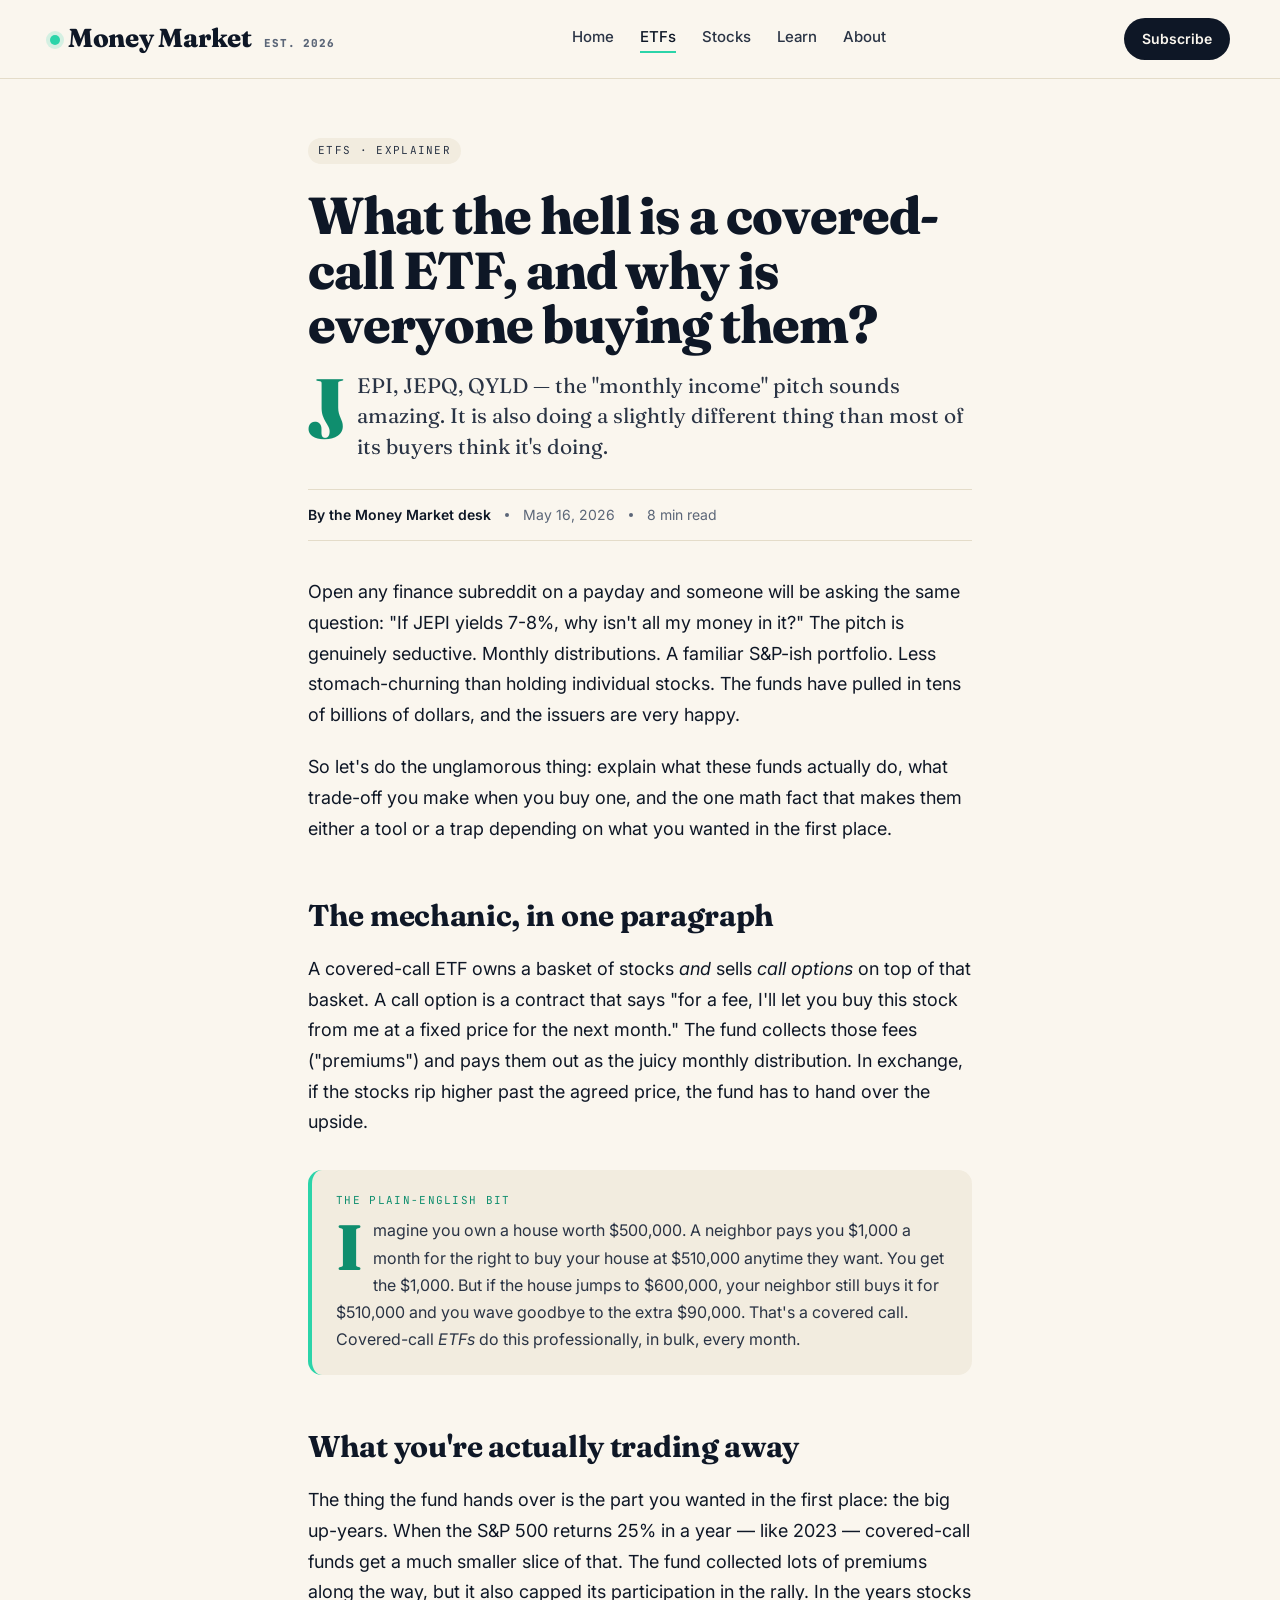
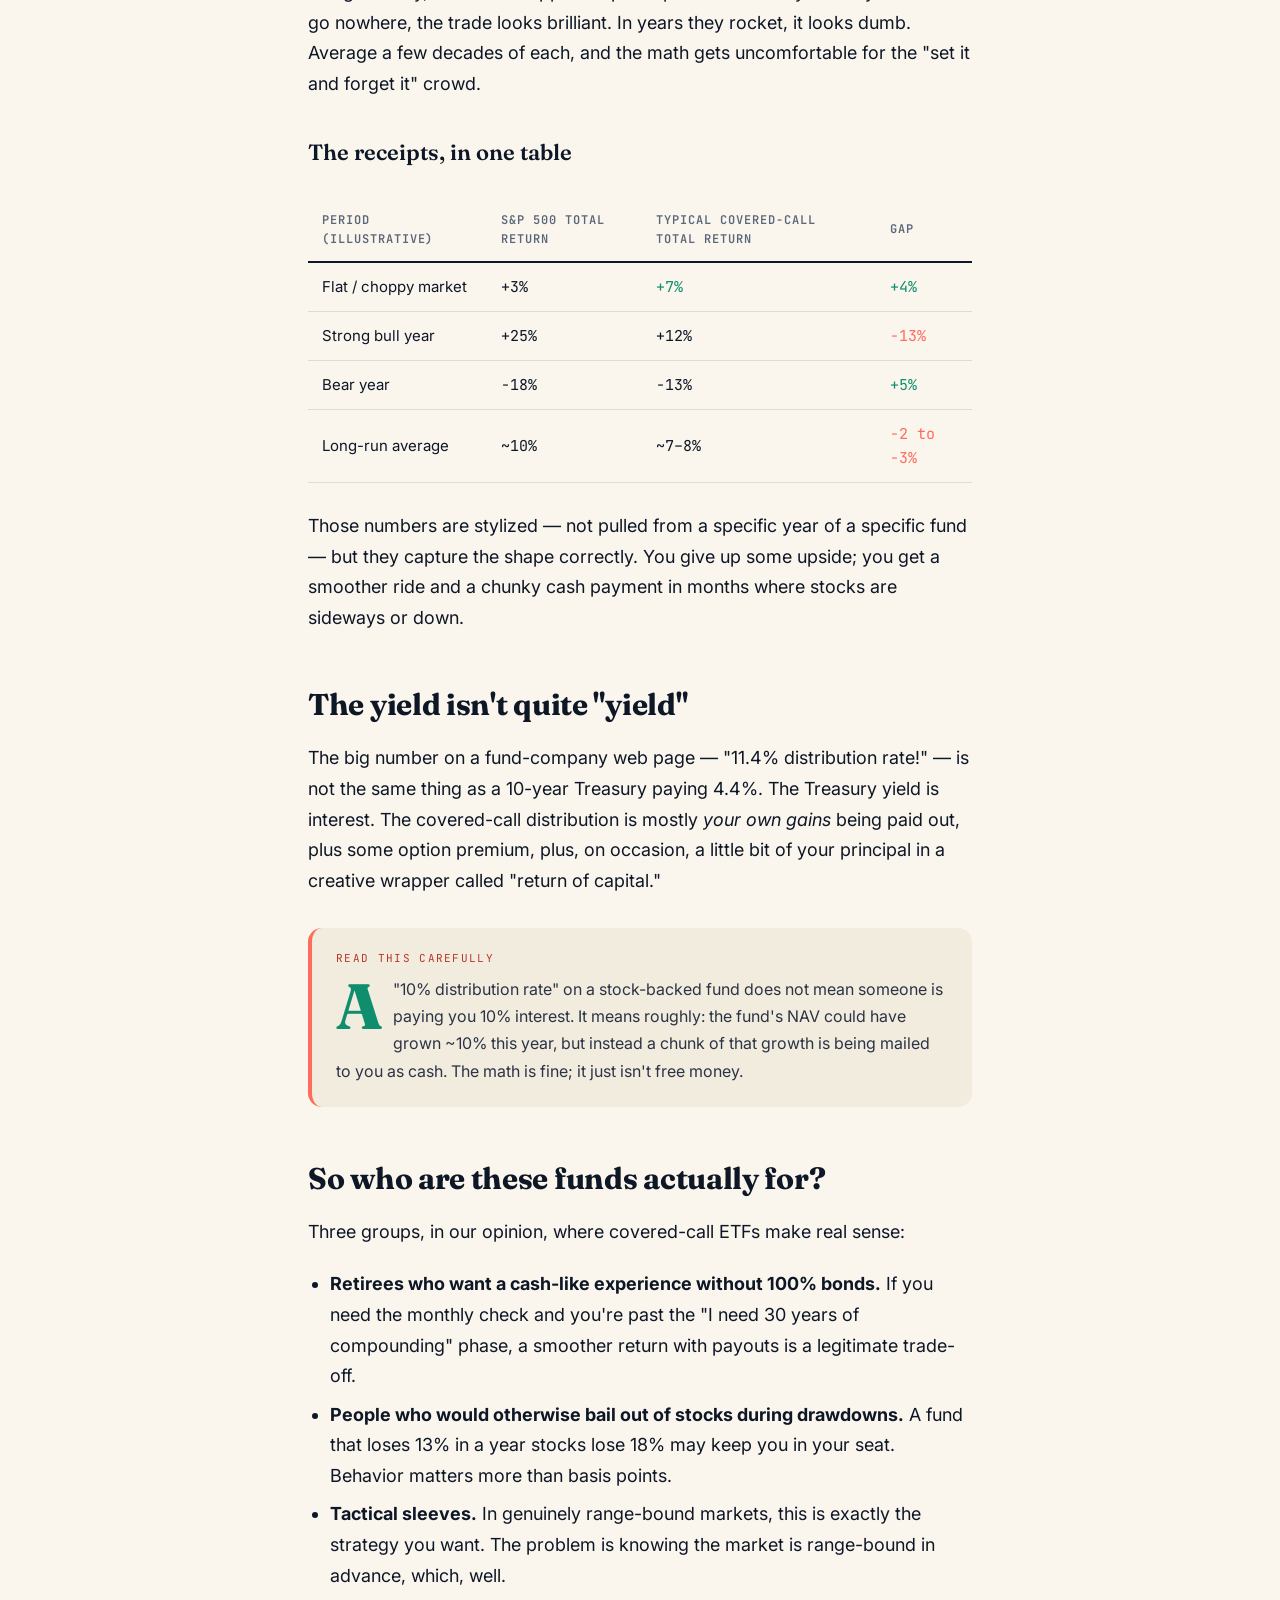
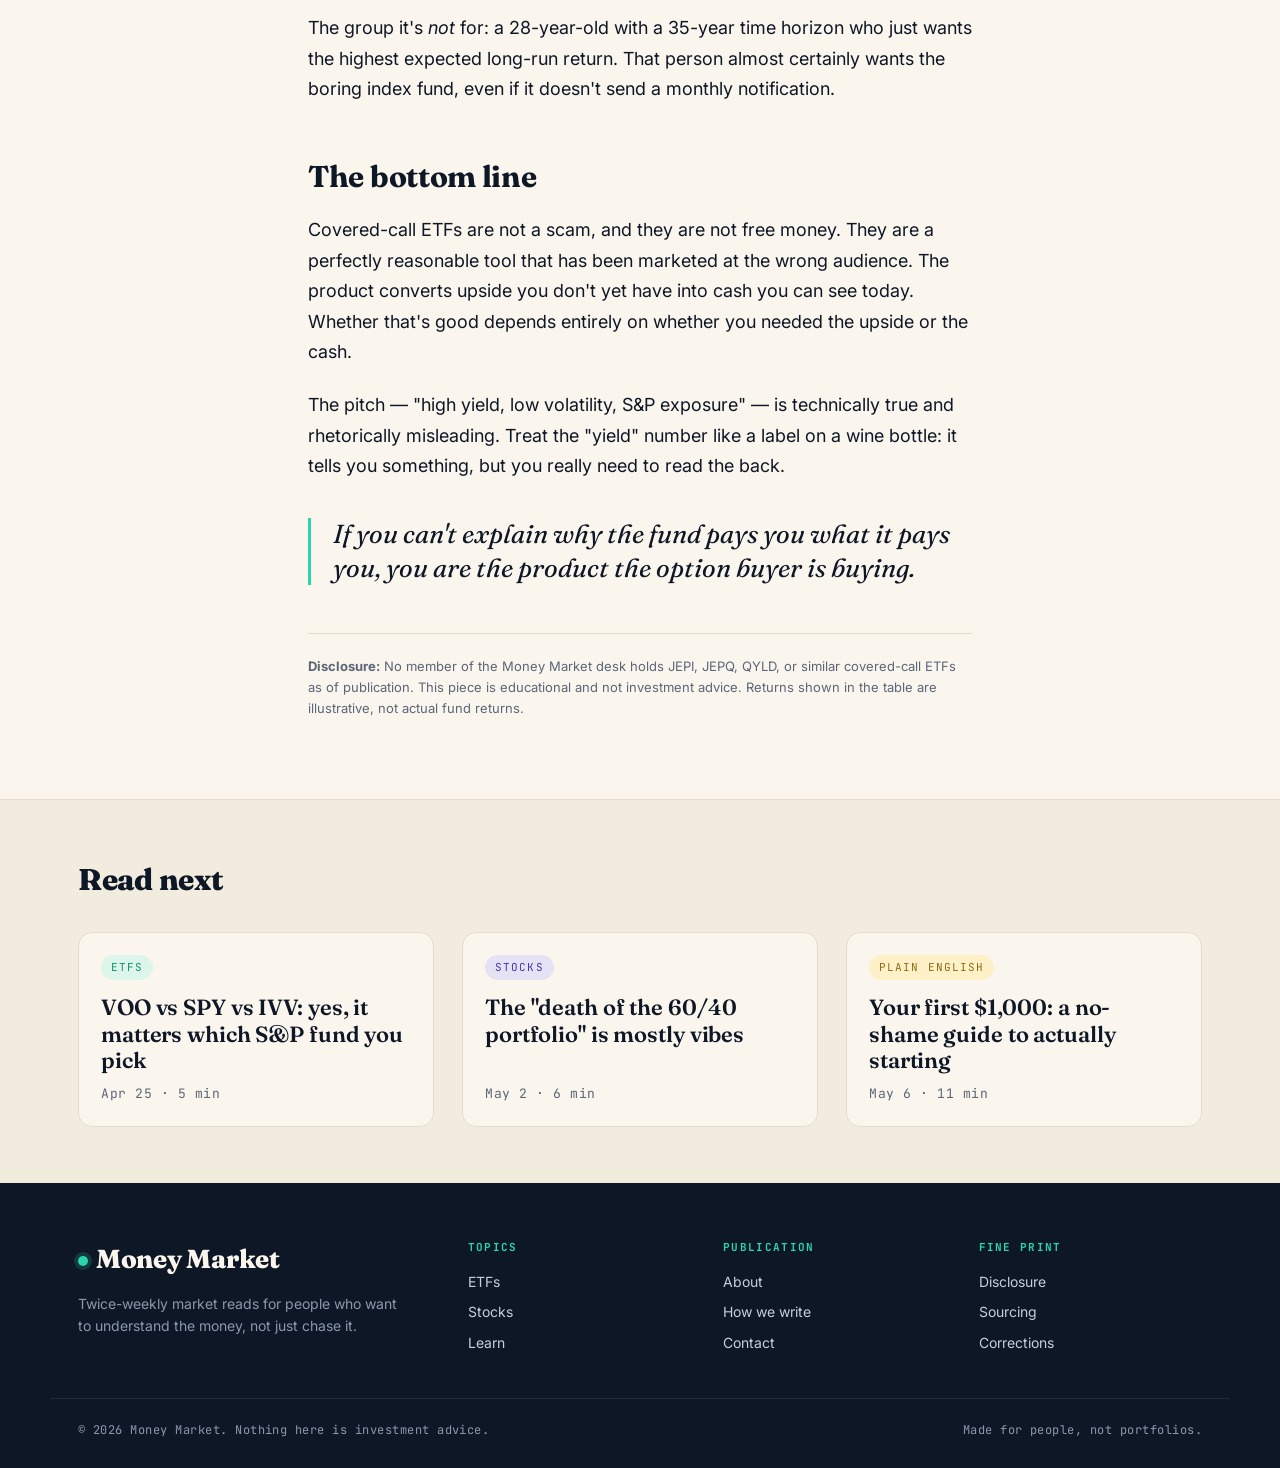
<file: articles/covered-call-etfs.html>
<!doctype html>
<html lang="en">
<head>
  <meta charset="utf-8">
  <meta name="viewport" content="width=device-width, initial-scale=1">
  <title>What the hell is a covered-call ETF? — Money Market</title>
  <meta name="description" content="JEPI, JEPQ, QYLD — the 'monthly income' pitch sounds amazing. Here's what you're actually trading away.">
  <link rel="stylesheet" href="../styles.css">
</head>
<body>

  <header class="site-header">
    <div class="wrap nav">
      <a class="brand" href="../index.html"><span class="brand__dot"></span>Money Market<span class="brand__tag">est. 2026</span></a>
      <nav class="nav__links">
        <a href="../index.html">Home</a>
        <a href="../etfs.html" class="active">ETFs</a>
        <a href="../stocks.html">Stocks</a>
        <a href="../learn.html">Learn</a>
        <a href="../about.html">About</a>
      </nav>
      <a class="btn" href="../index.html#newsletter">Subscribe</a>
    </div>
  </header>

  <main class="article">
    <span class="article__chip">ETFs · Explainer</span>
    <h1>What the hell is a covered-call ETF, and why is everyone buying them?</h1>
    <p class="dek">
      JEPI, JEPQ, QYLD — the "monthly income" pitch sounds amazing. It is also doing a slightly different thing than most of its buyers think it's doing.
    </p>

    <div class="byline">
      <strong>By the Money Market desk</strong>
      <span class="dot"></span>
      <span>May 16, 2026</span>
      <span class="dot"></span>
      <span>8 min read</span>
    </div>

    <p>
      Open any finance subreddit on a payday and someone will be asking the same question: "If JEPI yields 7-8%, why isn't all my money in it?" The pitch is genuinely seductive. Monthly distributions. A familiar S&amp;P-ish portfolio. Less stomach-churning than holding individual stocks. The funds have pulled in tens of billions of dollars, and the issuers are very happy.
    </p>
    <p>
      So let's do the unglamorous thing: explain what these funds actually do, what trade-off you make when you buy one, and the one math fact that makes them either a tool or a trap depending on what you wanted in the first place.
    </p>

    <h2>The mechanic, in one paragraph</h2>
    <p>
      A covered-call ETF owns a basket of stocks <em>and</em> sells <em>call options</em> on top of that basket. A call option is a contract that says "for a fee, I'll let you buy this stock from me at a fixed price for the next month." The fund collects those fees ("premiums") and pays them out as the juicy monthly distribution. In exchange, if the stocks rip higher past the agreed price, the fund has to hand over the upside.
    </p>

    <div class="callout">
      <span class="callout__label">The plain-English bit</span>
      <p>
        Imagine you own a house worth $500,000. A neighbor pays you $1,000 a month for the right to buy your house at $510,000 anytime they want. You get the $1,000. But if the house jumps to $600,000, your neighbor still buys it for $510,000 and you wave goodbye to the extra $90,000. That's a covered call. Covered-call <em>ETFs</em> do this professionally, in bulk, every month.</p>
    </div>

    <h2>What you're actually trading away</h2>
    <p>
      The thing the fund hands over is the part you wanted in the first place: the big up-years. When the S&amp;P 500 returns 25% in a year — like 2023 — covered-call funds get a much smaller slice of that. The fund collected lots of premiums along the way, but it also capped its participation in the rally. In the years stocks go nowhere, the trade looks brilliant. In years they rocket, it looks dumb. Average a few decades of each, and the math gets uncomfortable for the "set it and forget it" crowd.
    </p>

    <h3>The receipts, in one table</h3>
    <table>
      <thead>
        <tr><th>Period (illustrative)</th><th class="num">S&amp;P 500 total return</th><th class="num">Typical covered-call total return</th><th class="num">Gap</th></tr>
      </thead>
      <tbody>
        <tr><td>Flat / choppy market</td><td class="num">+3%</td><td class="num up">+7%</td><td class="num up">+4%</td></tr>
        <tr><td>Strong bull year</td><td class="num">+25%</td><td class="num">+12%</td><td class="num down">−13%</td></tr>
        <tr><td>Bear year</td><td class="num">−18%</td><td class="num">−13%</td><td class="num up">+5%</td></tr>
        <tr><td>Long-run average</td><td class="num">~10%</td><td class="num">~7–8%</td><td class="num down">−2 to −3%</td></tr>
      </tbody>
    </table>
    <p>
      Those numbers are stylized — not pulled from a specific year of a specific fund — but they capture the shape correctly. You give up some upside; you get a smoother ride and a chunky cash payment in months where stocks are sideways or down.
    </p>

    <h2>The yield isn't quite "yield"</h2>
    <p>
      The big number on a fund-company web page — "11.4% distribution rate!" — is not the same thing as a 10-year Treasury paying 4.4%. The Treasury yield is interest. The covered-call distribution is mostly <em>your own gains</em> being paid out, plus some option premium, plus, on occasion, a little bit of your principal in a creative wrapper called "return of capital."
    </p>
    <div class="callout callout--warn">
      <span class="callout__label">Read this carefully</span>
      <p>
        A "10% distribution rate" on a stock-backed fund does not mean someone is paying you 10% interest. It means roughly: the fund's NAV could have grown ~10% this year, but instead a chunk of that growth is being mailed to you as cash. The math is fine; it just isn't free money.</p>
    </div>

    <h2>So who are these funds actually for?</h2>
    <p>
      Three groups, in our opinion, where covered-call ETFs make real sense:
    </p>
    <ul>
      <li><strong>Retirees who want a cash-like experience without 100% bonds.</strong> If you need the monthly check and you're past the "I need 30 years of compounding" phase, a smoother return with payouts is a legitimate trade-off.</li>
      <li><strong>People who would otherwise bail out of stocks during drawdowns.</strong> A fund that loses 13% in a year stocks lose 18% may keep you in your seat. Behavior matters more than basis points.</li>
      <li><strong>Tactical sleeves.</strong> In genuinely range-bound markets, this is exactly the strategy you want. The problem is knowing the market is range-bound in advance, which, well.</li>
    </ul>
    <p>
      The group it's <em>not</em> for: a 28-year-old with a 35-year time horizon who just wants the highest expected long-run return. That person almost certainly wants the boring index fund, even if it doesn't send a monthly notification.
    </p>

    <h2>The bottom line</h2>
    <p>
      Covered-call ETFs are not a scam, and they are not free money. They are a perfectly reasonable tool that has been marketed at the wrong audience. The product converts upside you don't yet have into cash you can see today. Whether that's good depends entirely on whether you needed the upside or the cash.
    </p>
    <p>
      The pitch — "high yield, low volatility, S&amp;P exposure" — is technically true and rhetorically misleading. Treat the "yield" number like a label on a wine bottle: it tells you something, but you really need to read the back.
    </p>

    <blockquote>
      If you can't explain why the fund pays you what it pays you, you are the product the option buyer is buying.
    </blockquote>

    <div class="disclosure">
      <strong>Disclosure:</strong> No member of the Money Market desk holds JEPI, JEPQ, QYLD, or similar covered-call ETFs as of publication. This piece is educational and not investment advice. Returns shown in the table are illustrative, not actual fund returns.
    </div>
  </main>

  <section class="read-next">
    <div class="wrap section__head">
      <h2 class="section__title">Read next</h2>
    </div>
    <div class="wrap grid grid--3">
      <article class="card">
        <span class="card__chip card__chip--etf">ETFs</span>
        <h3 class="card__title"><a href="../etfs.html">VOO vs SPY vs IVV: yes, it matters which S&amp;P fund you pick</a></h3>
        <div class="card__meta">Apr 25 · 5 min</div>
      </article>
      <article class="card">
        <span class="card__chip card__chip--stocks">Stocks</span>
        <h3 class="card__title"><a href="sixty-forty-vibes.html">The "death of the 60/40 portfolio" is mostly vibes</a></h3>
        <div class="card__meta">May 2 · 6 min</div>
      </article>
      <article class="card">
        <span class="card__chip card__chip--plain">Plain English</span>
        <h3 class="card__title"><a href="first-1000.html">Your first $1,000: a no-shame guide to actually starting</a></h3>
        <div class="card__meta">May 6 · 11 min</div>
      </article>
    </div>
  </section>

  <footer class="site-footer">
    <div class="wrap footer__grid">
      <div class="footer__brand"><a class="brand" href="../index.html"><span class="brand__dot"></span>Money Market</a><p>Twice-weekly market reads for people who want to understand the money, not just chase it.</p></div>
      <div class="footer__col"><h4>Topics</h4><ul><li><a href="../etfs.html">ETFs</a></li><li><a href="../stocks.html">Stocks</a></li><li><a href="../learn.html">Learn</a></li></ul></div>
      <div class="footer__col"><h4>Publication</h4><ul><li><a href="../about.html">About</a></li><li><a href="../about.html#voice">How we write</a></li><li><a href="../about.html#contact">Contact</a></li></ul></div>
      <div class="footer__col"><h4>Fine print</h4><ul><li><a href="../about.html#disclosure">Disclosure</a></li><li><a href="../about.html#methodology">Sourcing</a></li><li><a href="../about.html#corrections">Corrections</a></li></ul></div>
    </div>
    <div class="wrap footer__legal"><span>© 2026 Money Market. Nothing here is investment advice.</span><span>Made for people, not portfolios.</span></div>
  </footer>

</body>
</html>
</file>
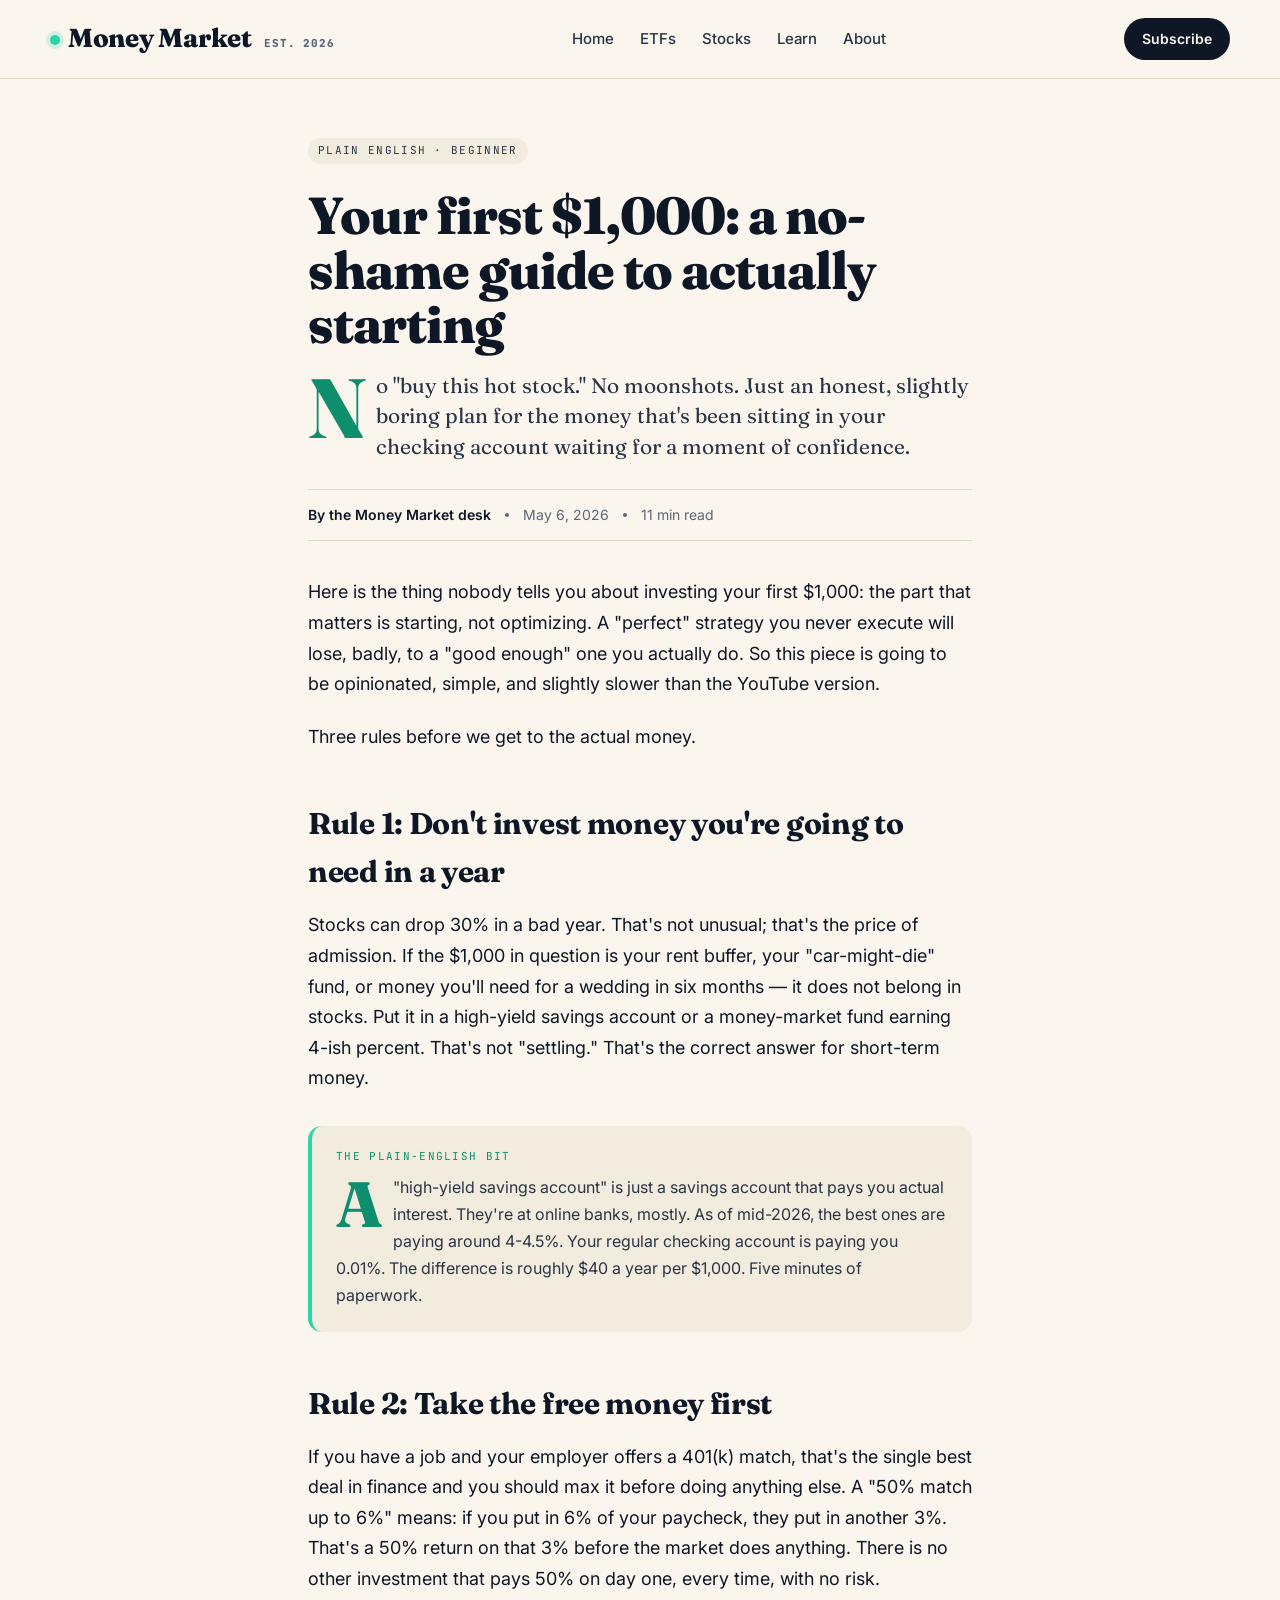
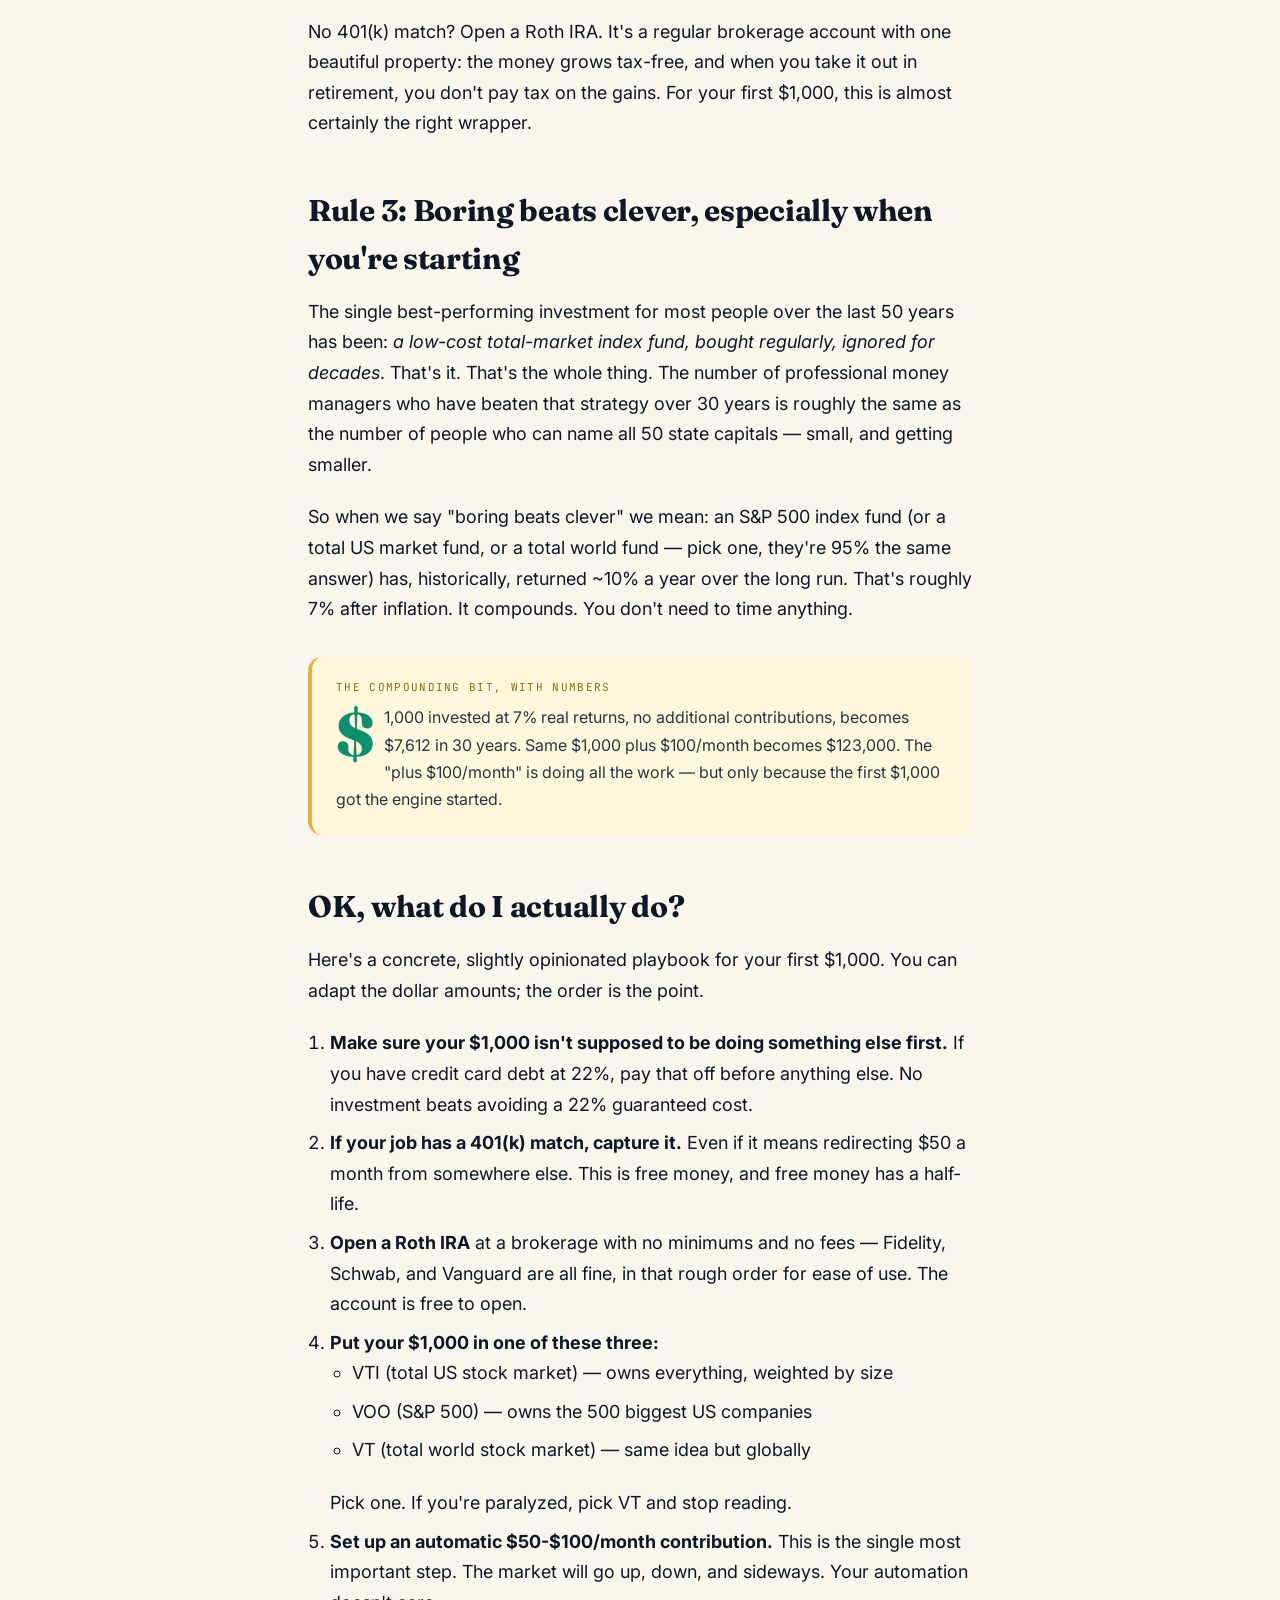
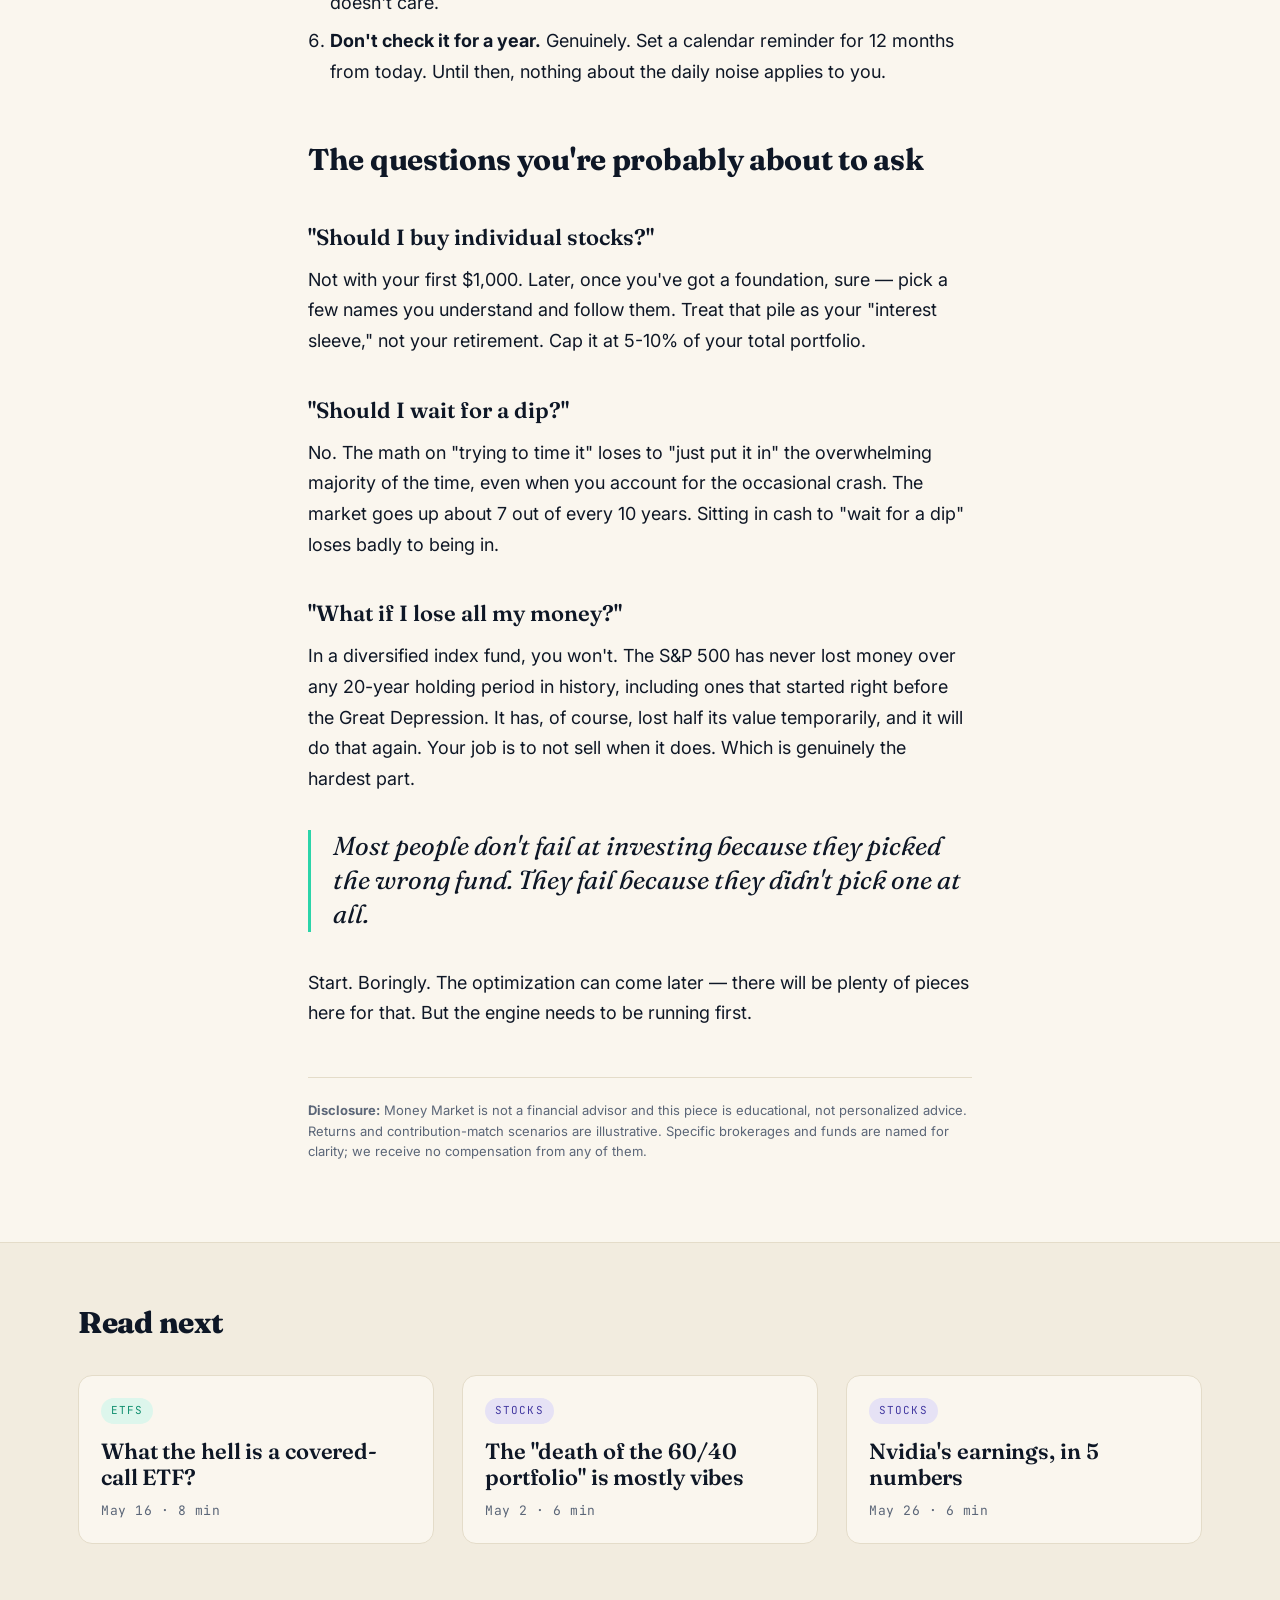
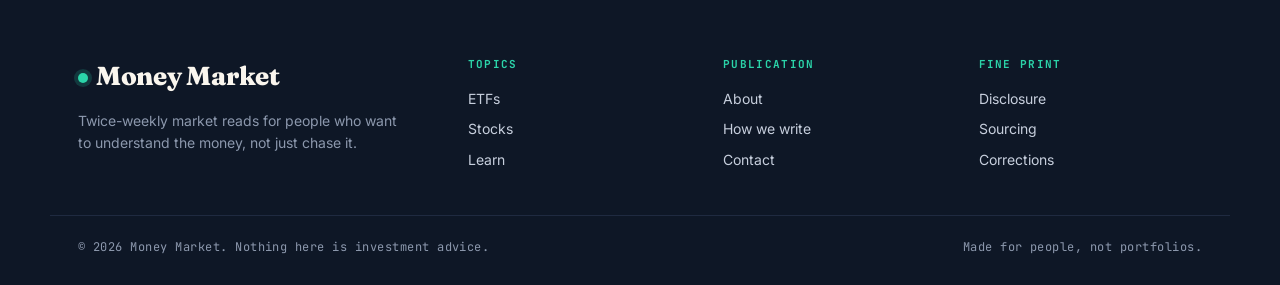
<file: articles/first-1000.html>
<!doctype html>
<html lang="en">
<head>
  <meta charset="utf-8">
  <meta name="viewport" content="width=device-width, initial-scale=1">
  <title>Your first $1,000: a no-shame guide — Money Market</title>
  <meta name="description" content="No 'buy this hot stock.' Just a real, boring, surprisingly effective plan for the money that's been sitting in your checking account.">
  <link rel="stylesheet" href="../styles.css">
</head>
<body>

  <header class="site-header">
    <div class="wrap nav">
      <a class="brand" href="../index.html"><span class="brand__dot"></span>Money Market<span class="brand__tag">est. 2026</span></a>
      <nav class="nav__links">
        <a href="../index.html">Home</a>
        <a href="../etfs.html">ETFs</a>
        <a href="../stocks.html">Stocks</a>
        <a href="../learn.html">Learn</a>
        <a href="../about.html">About</a>
      </nav>
      <a class="btn" href="../index.html#newsletter">Subscribe</a>
    </div>
  </header>

  <main class="article">
    <span class="article__chip">Plain English · Beginner</span>
    <h1>Your first $1,000: a no-shame guide to actually starting</h1>
    <p class="dek">
      No "buy this hot stock." No moonshots. Just an honest, slightly boring plan for the money that's been sitting in your checking account waiting for a moment of confidence.
    </p>

    <div class="byline">
      <strong>By the Money Market desk</strong>
      <span class="dot"></span>
      <span>May 6, 2026</span>
      <span class="dot"></span>
      <span>11 min read</span>
    </div>

    <p>
      Here is the thing nobody tells you about investing your first $1,000: the part that matters is starting, not optimizing. A "perfect" strategy you never execute will lose, badly, to a "good enough" one you actually do. So this piece is going to be opinionated, simple, and slightly slower than the YouTube version.
    </p>
    <p>
      Three rules before we get to the actual money.
    </p>

    <h2>Rule 1: Don't invest money you're going to need in a year</h2>
    <p>
      Stocks can drop 30% in a bad year. That's not unusual; that's the price of admission. If the $1,000 in question is your rent buffer, your "car-might-die" fund, or money you'll need for a wedding in six months — it does not belong in stocks. Put it in a high-yield savings account or a money-market fund earning 4-ish percent. That's not "settling." That's the correct answer for short-term money.
    </p>

    <div class="callout">
      <span class="callout__label">The plain-English bit</span>
      <p>
        A "high-yield savings account" is just a savings account that pays you actual interest. They're at online banks, mostly. As of mid-2026, the best ones are paying around 4-4.5%. Your regular checking account is paying you 0.01%. The difference is roughly $40 a year per $1,000. Five minutes of paperwork.</p>
    </div>

    <h2>Rule 2: Take the free money first</h2>
    <p>
      If you have a job and your employer offers a 401(k) match, that's the single best deal in finance and you should max it before doing anything else. A "50% match up to 6%" means: if you put in 6% of your paycheck, they put in another 3%. That's a 50% return on that 3% before the market does anything. There is no other investment that pays 50% on day one, every time, with no risk.
    </p>
    <p>
      No 401(k) match? Open a Roth IRA. It's a regular brokerage account with one beautiful property: the money grows tax-free, and when you take it out in retirement, you don't pay tax on the gains. For your first $1,000, this is almost certainly the right wrapper.
    </p>

    <h2>Rule 3: Boring beats clever, especially when you're starting</h2>
    <p>
      The single best-performing investment for most people over the last 50 years has been: <em>a low-cost total-market index fund, bought regularly, ignored for decades</em>. That's it. That's the whole thing. The number of professional money managers who have beaten that strategy over 30 years is roughly the same as the number of people who can name all 50 state capitals — small, and getting smaller.
    </p>
    <p>
      So when we say "boring beats clever" we mean: an S&amp;P 500 index fund (or a total US market fund, or a total world fund — pick one, they're 95% the same answer) has, historically, returned ~10% a year over the long run. That's roughly 7% after inflation. It compounds. You don't need to time anything.
    </p>

    <div class="callout callout--data">
      <span class="callout__label">The compounding bit, with numbers</span>
      <p>
        $1,000 invested at 7% real returns, no additional contributions, becomes $7,612 in 30 years. Same $1,000 plus $100/month becomes $123,000. The "plus $100/month" is doing all the work — but only because the first $1,000 got the engine started.</p>
    </div>

    <h2>OK, what do I actually do?</h2>
    <p>
      Here's a concrete, slightly opinionated playbook for your first $1,000. You can adapt the dollar amounts; the order is the point.
    </p>
    <ol>
      <li><strong>Make sure your $1,000 isn't supposed to be doing something else first.</strong> If you have credit card debt at 22%, pay that off before anything else. No investment beats avoiding a 22% guaranteed cost.</li>
      <li><strong>If your job has a 401(k) match, capture it.</strong> Even if it means redirecting $50 a month from somewhere else. This is free money, and free money has a half-life.</li>
      <li><strong>Open a Roth IRA</strong> at a brokerage with no minimums and no fees — Fidelity, Schwab, and Vanguard are all fine, in that rough order for ease of use. The account is free to open.</li>
      <li><strong>Put your $1,000 in one of these three:</strong>
        <ul>
          <li>VTI (total US stock market) — owns everything, weighted by size</li>
          <li>VOO (S&amp;P 500) — owns the 500 biggest US companies</li>
          <li>VT (total world stock market) — same idea but globally</li>
        </ul>
        Pick one. If you're paralyzed, pick VT and stop reading.</li>
      <li><strong>Set up an automatic $50-$100/month contribution.</strong> This is the single most important step. The market will go up, down, and sideways. Your automation doesn't care.</li>
      <li><strong>Don't check it for a year.</strong> Genuinely. Set a calendar reminder for 12 months from today. Until then, nothing about the daily noise applies to you.</li>
    </ol>

    <h2>The questions you're probably about to ask</h2>
    <h3>"Should I buy individual stocks?"</h3>
    <p>
      Not with your first $1,000. Later, once you've got a foundation, sure — pick a few names you understand and follow them. Treat that pile as your "interest sleeve," not your retirement. Cap it at 5-10% of your total portfolio.
    </p>

    <h3>"Should I wait for a dip?"</h3>
    <p>
      No. The math on "trying to time it" loses to "just put it in" the overwhelming majority of the time, even when you account for the occasional crash. The market goes up about 7 out of every 10 years. Sitting in cash to "wait for a dip" loses badly to being in.
    </p>

    <h3>"What if I lose all my money?"</h3>
    <p>
      In a diversified index fund, you won't. The S&amp;P 500 has never lost money over any 20-year holding period in history, including ones that started right before the Great Depression. It has, of course, lost half its value temporarily, and it will do that again. Your job is to not sell when it does. Which is genuinely the hardest part.
    </p>

    <blockquote>
      Most people don't fail at investing because they picked the wrong fund. They fail because they didn't pick one at all.
    </blockquote>

    <p>
      Start. Boringly. The optimization can come later — there will be plenty of pieces here for that. But the engine needs to be running first.
    </p>

    <div class="disclosure">
      <strong>Disclosure:</strong> Money Market is not a financial advisor and this piece is educational, not personalized advice. Returns and contribution-match scenarios are illustrative. Specific brokerages and funds are named for clarity; we receive no compensation from any of them.
    </div>
  </main>

  <section class="read-next">
    <div class="wrap section__head"><h2 class="section__title">Read next</h2></div>
    <div class="wrap grid grid--3">
      <article class="card">
        <span class="card__chip card__chip--etf">ETFs</span>
        <h3 class="card__title"><a href="covered-call-etfs.html">What the hell is a covered-call ETF?</a></h3>
        <div class="card__meta">May 16 · 8 min</div>
      </article>
      <article class="card">
        <span class="card__chip card__chip--stocks">Stocks</span>
        <h3 class="card__title"><a href="sixty-forty-vibes.html">The "death of the 60/40 portfolio" is mostly vibes</a></h3>
        <div class="card__meta">May 2 · 6 min</div>
      </article>
      <article class="card">
        <span class="card__chip card__chip--stocks">Stocks</span>
        <h3 class="card__title"><a href="nvidia-earnings.html">Nvidia's earnings, in 5 numbers</a></h3>
        <div class="card__meta">May 26 · 6 min</div>
      </article>
    </div>
  </section>

  <footer class="site-footer">
    <div class="wrap footer__grid">
      <div class="footer__brand"><a class="brand" href="../index.html"><span class="brand__dot"></span>Money Market</a><p>Twice-weekly market reads for people who want to understand the money, not just chase it.</p></div>
      <div class="footer__col"><h4>Topics</h4><ul><li><a href="../etfs.html">ETFs</a></li><li><a href="../stocks.html">Stocks</a></li><li><a href="../learn.html">Learn</a></li></ul></div>
      <div class="footer__col"><h4>Publication</h4><ul><li><a href="../about.html">About</a></li><li><a href="../about.html#voice">How we write</a></li><li><a href="../about.html#contact">Contact</a></li></ul></div>
      <div class="footer__col"><h4>Fine print</h4><ul><li><a href="../about.html#disclosure">Disclosure</a></li><li><a href="../about.html#methodology">Sourcing</a></li><li><a href="../about.html#corrections">Corrections</a></li></ul></div>
    </div>
    <div class="wrap footer__legal"><span>© 2026 Money Market. Nothing here is investment advice.</span><span>Made for people, not portfolios.</span></div>
  </footer>

</body>
</html>
</file>
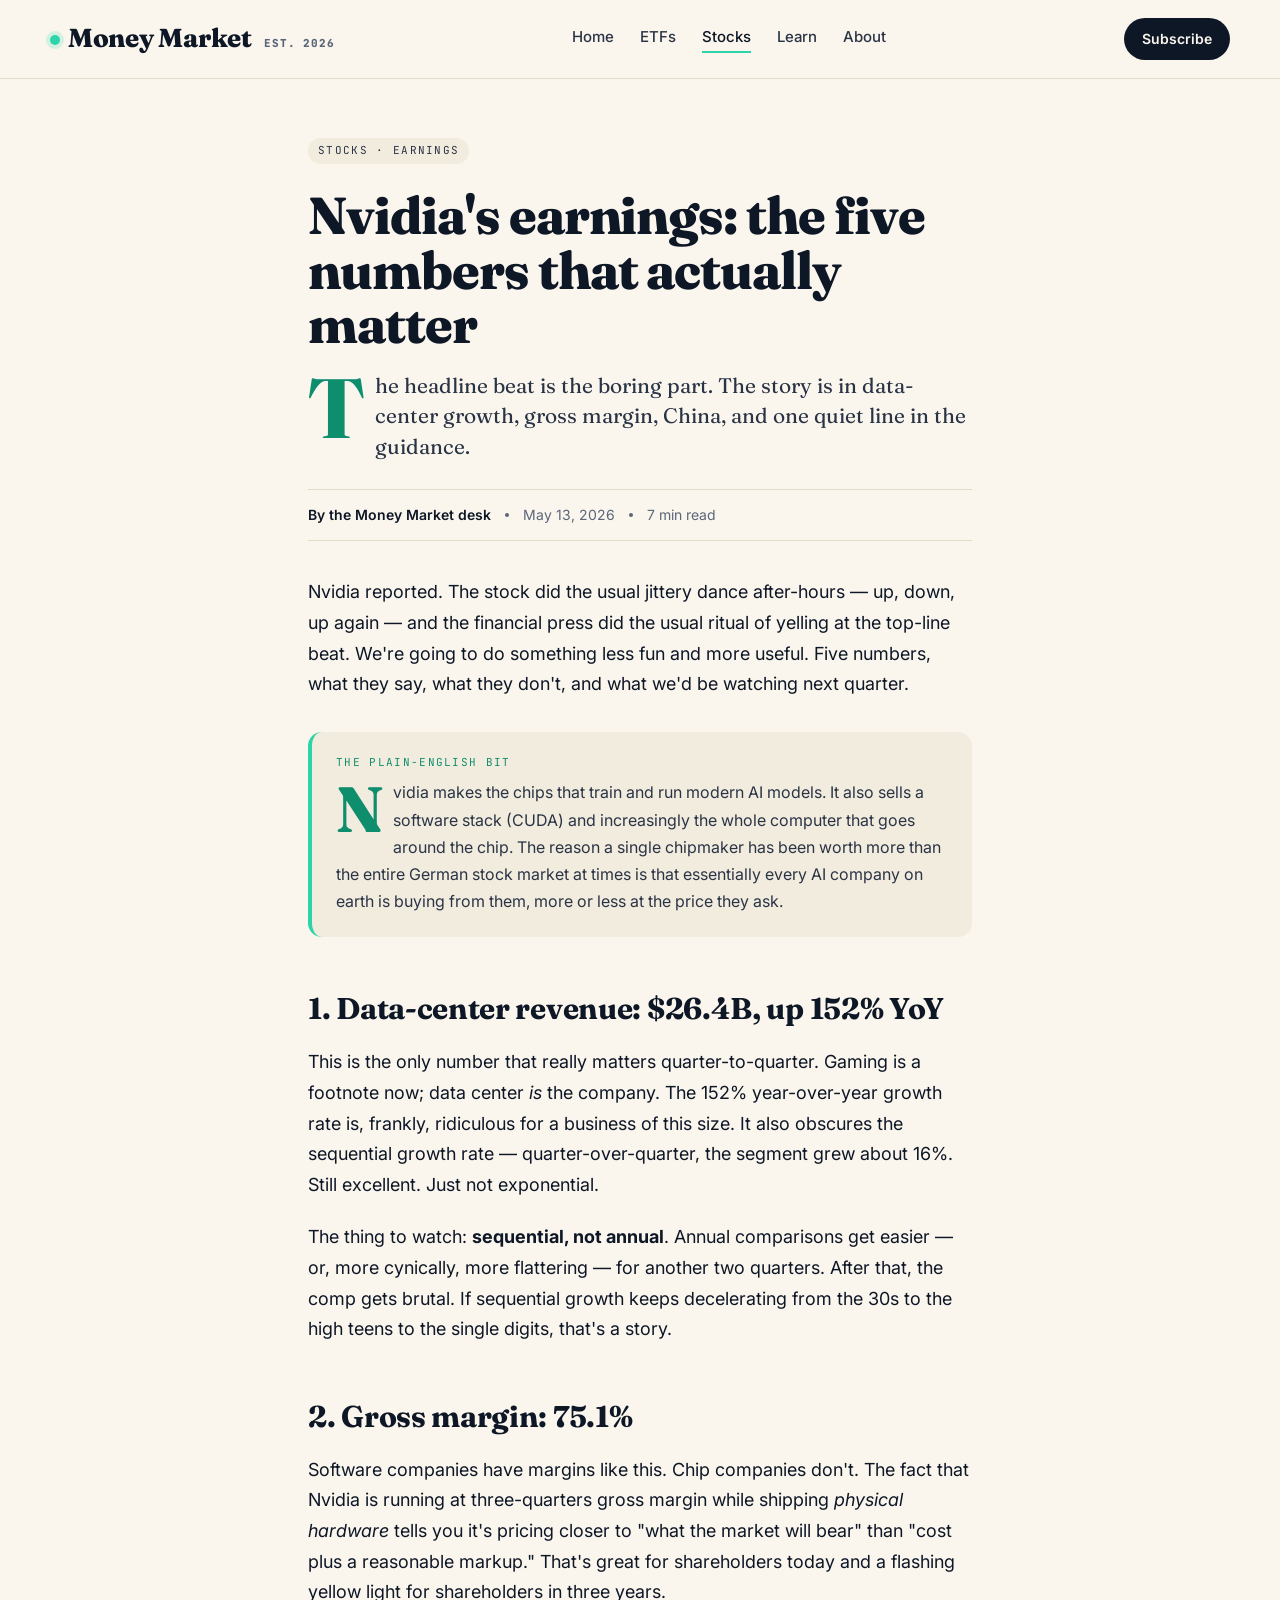
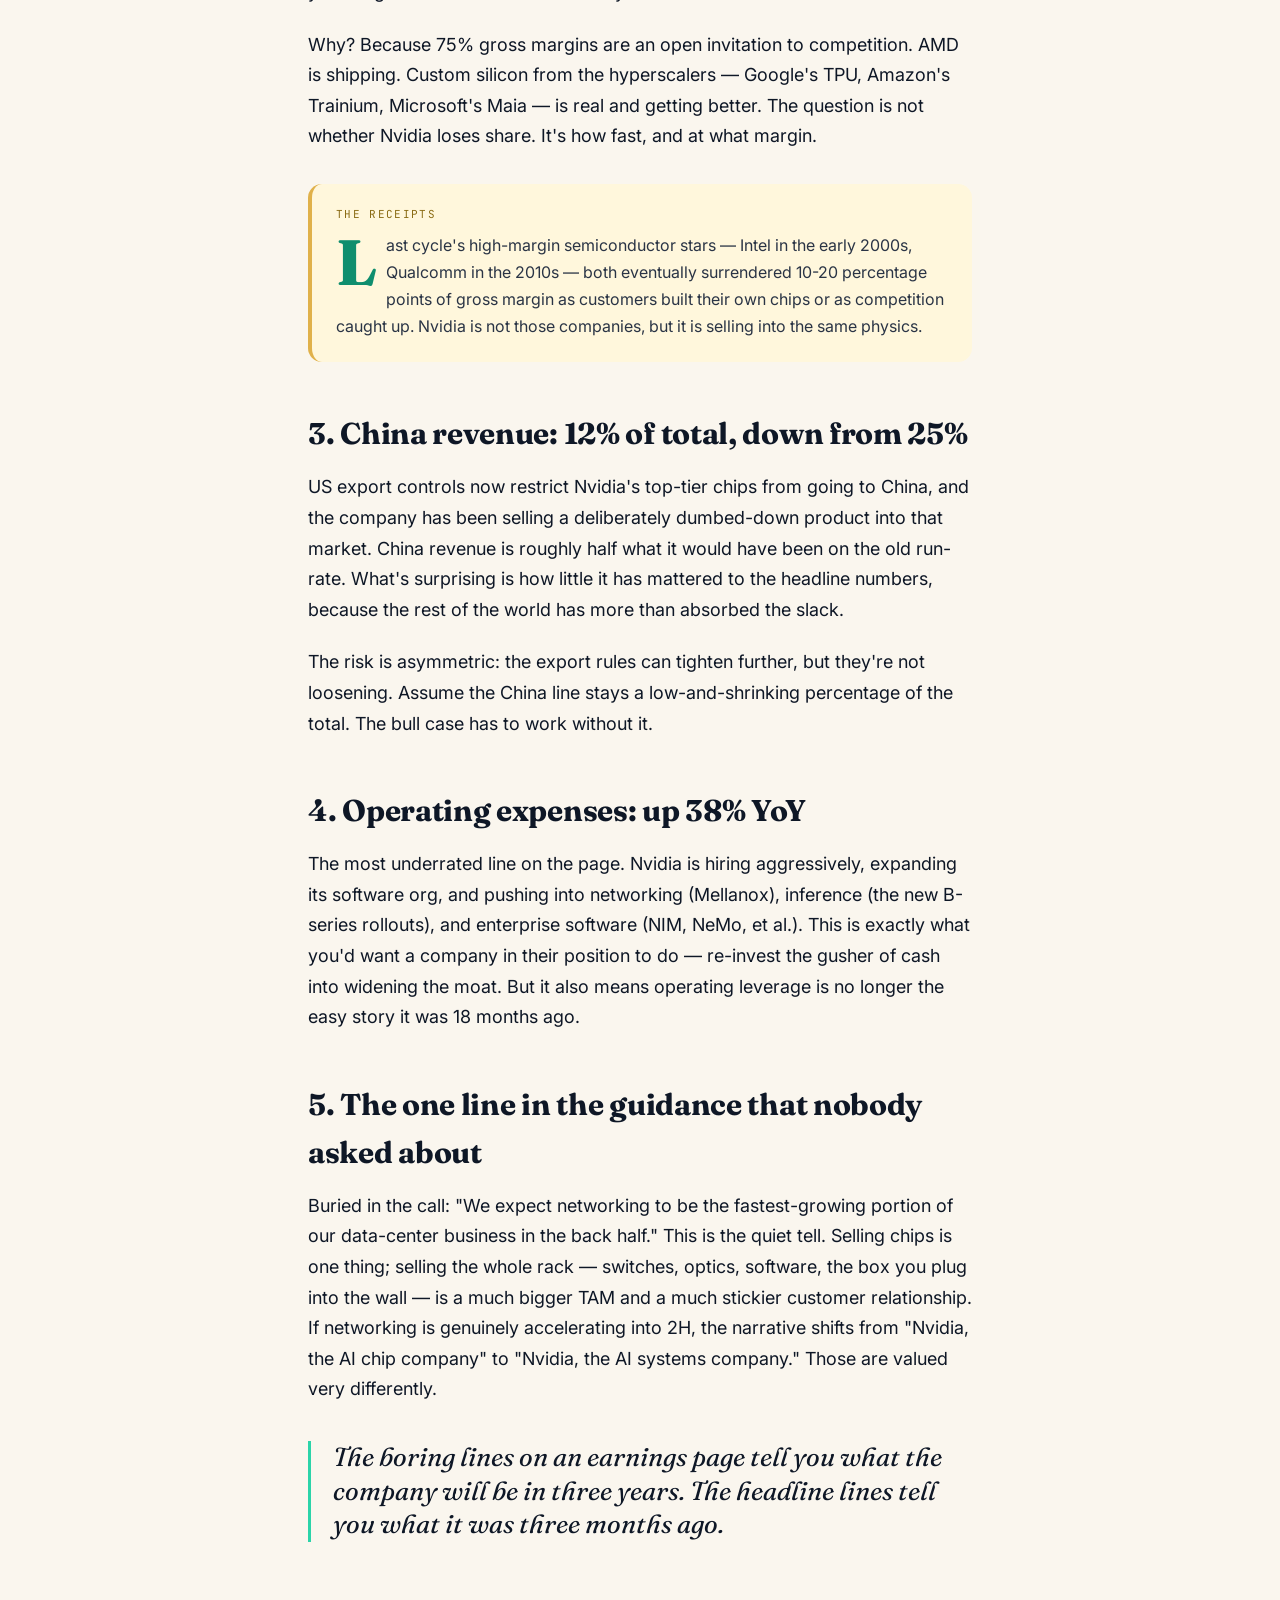
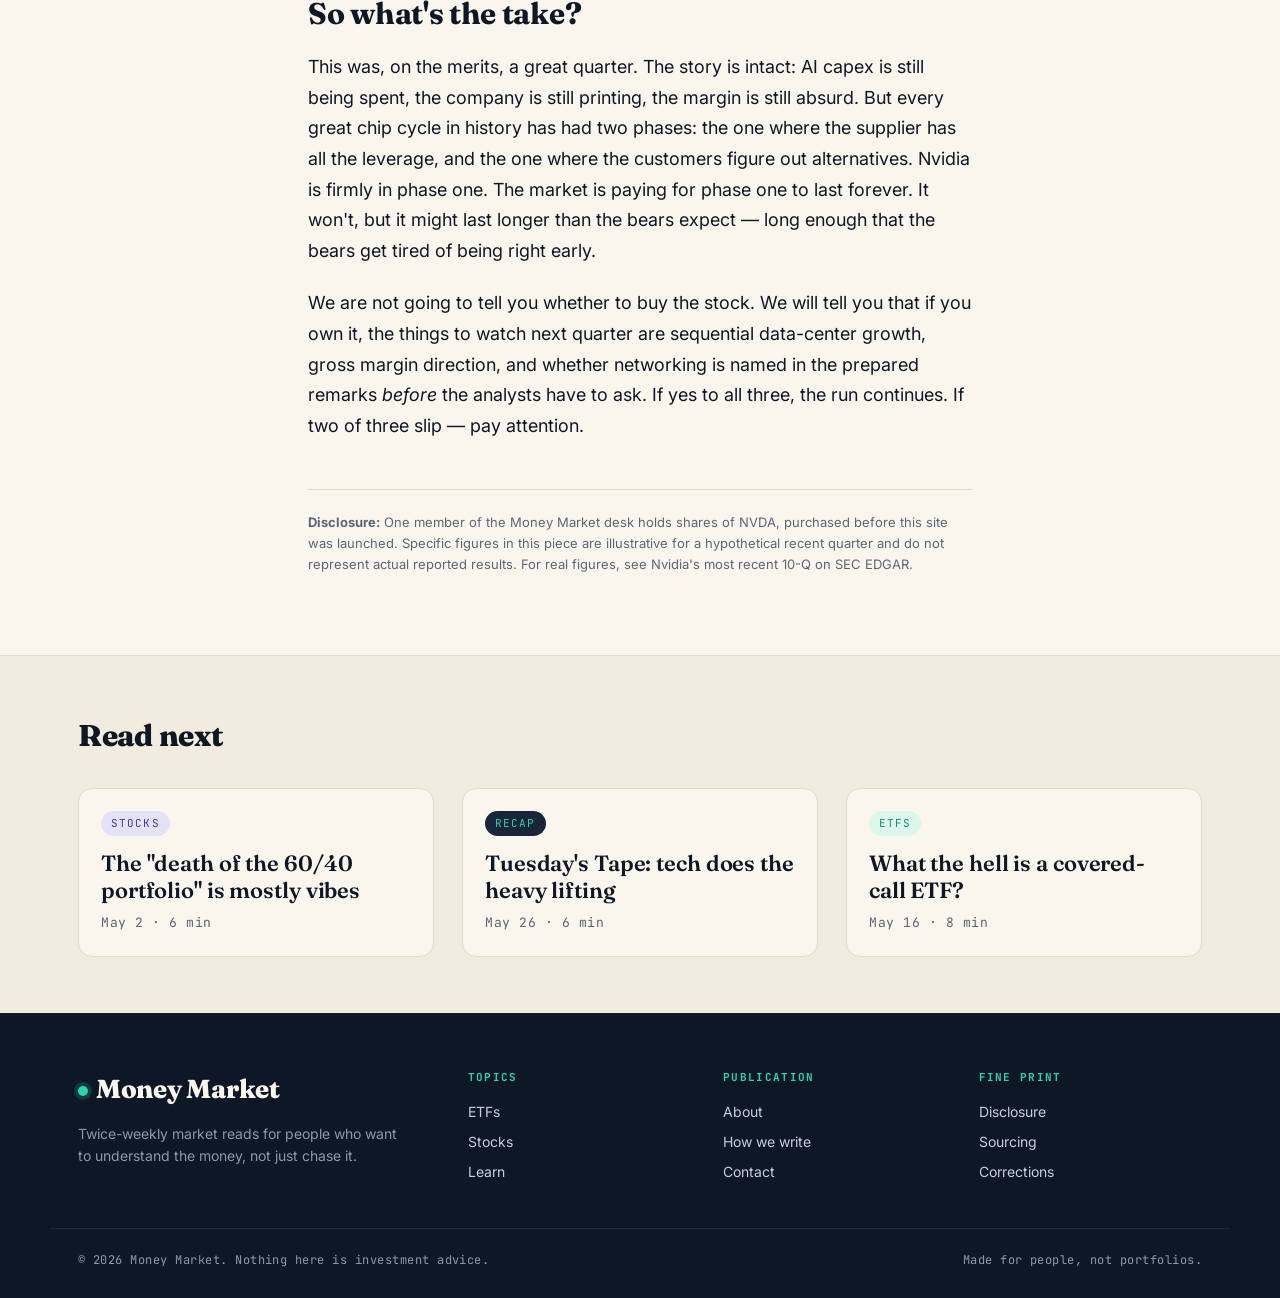
<file: articles/nvidia-earnings.html>
<!doctype html>
<html lang="en">
<head>
  <meta charset="utf-8">
  <meta name="viewport" content="width=device-width, initial-scale=1">
  <title>Nvidia's earnings: the five numbers that actually matter — Money Market</title>
  <meta name="description" content="Forget the headline beat. The story is in data-center growth, gross margin, and one quiet line in the guidance.">
  <link rel="stylesheet" href="../styles.css">
</head>
<body>

  <header class="site-header">
    <div class="wrap nav">
      <a class="brand" href="../index.html"><span class="brand__dot"></span>Money Market<span class="brand__tag">est. 2026</span></a>
      <nav class="nav__links">
        <a href="../index.html">Home</a>
        <a href="../etfs.html">ETFs</a>
        <a href="../stocks.html" class="active">Stocks</a>
        <a href="../learn.html">Learn</a>
        <a href="../about.html">About</a>
      </nav>
      <a class="btn" href="../index.html#newsletter">Subscribe</a>
    </div>
  </header>

  <main class="article">
    <span class="article__chip">Stocks · Earnings</span>
    <h1>Nvidia's earnings: the five numbers that actually matter</h1>
    <p class="dek">
      The headline beat is the boring part. The story is in data-center growth, gross margin, China, and one quiet line in the guidance.
    </p>

    <div class="byline">
      <strong>By the Money Market desk</strong>
      <span class="dot"></span>
      <span>May 13, 2026</span>
      <span class="dot"></span>
      <span>7 min read</span>
    </div>

    <p>
      Nvidia reported. The stock did the usual jittery dance after-hours — up, down, up again — and the financial press did the usual ritual of yelling at the top-line beat. We're going to do something less fun and more useful. Five numbers, what they say, what they don't, and what we'd be watching next quarter.
    </p>

    <div class="callout">
      <span class="callout__label">The plain-English bit</span>
      <p>
        Nvidia makes the chips that train and run modern AI models. It also sells a software stack (CUDA) and increasingly the whole computer that goes around the chip. The reason a single chipmaker has been worth more than the entire German stock market at times is that essentially every AI company on earth is buying from them, more or less at the price they ask.</p>
    </div>

    <h2>1. Data-center revenue: $26.4B, up 152% YoY</h2>
    <p>
      This is the only number that really matters quarter-to-quarter. Gaming is a footnote now; data center <em>is</em> the company. The 152% year-over-year growth rate is, frankly, ridiculous for a business of this size. It also obscures the sequential growth rate — quarter-over-quarter, the segment grew about 16%. Still excellent. Just not exponential.
    </p>
    <p>
      The thing to watch: <strong>sequential, not annual</strong>. Annual comparisons get easier — or, more cynically, more flattering — for another two quarters. After that, the comp gets brutal. If sequential growth keeps decelerating from the 30s to the high teens to the single digits, that's a story.
    </p>

    <h2>2. Gross margin: 75.1%</h2>
    <p>
      Software companies have margins like this. Chip companies don't. The fact that Nvidia is running at three-quarters gross margin while shipping <em>physical hardware</em> tells you it's pricing closer to "what the market will bear" than "cost plus a reasonable markup." That's great for shareholders today and a flashing yellow light for shareholders in three years.
    </p>
    <p>
      Why? Because 75% gross margins are an open invitation to competition. AMD is shipping. Custom silicon from the hyperscalers — Google's TPU, Amazon's Trainium, Microsoft's Maia — is real and getting better. The question is not whether Nvidia loses share. It's how fast, and at what margin.
    </p>

    <div class="callout callout--data">
      <span class="callout__label">The receipts</span>
      <p>
        Last cycle's high-margin semiconductor stars — Intel in the early 2000s, Qualcomm in the 2010s — both eventually surrendered 10-20 percentage points of gross margin as customers built their own chips or as competition caught up. Nvidia is not those companies, but it is selling into the same physics.</p>
    </div>

    <h2>3. China revenue: 12% of total, down from 25%</h2>
    <p>
      US export controls now restrict Nvidia's top-tier chips from going to China, and the company has been selling a deliberately dumbed-down product into that market. China revenue is roughly half what it would have been on the old run-rate. What's surprising is how little it has mattered to the headline numbers, because the rest of the world has more than absorbed the slack.
    </p>
    <p>
      The risk is asymmetric: the export rules can tighten further, but they're not loosening. Assume the China line stays a low-and-shrinking percentage of the total. The bull case has to work without it.
    </p>

    <h2>4. Operating expenses: up 38% YoY</h2>
    <p>
      The most underrated line on the page. Nvidia is hiring aggressively, expanding its software org, and pushing into networking (Mellanox), inference (the new B-series rollouts), and enterprise software (NIM, NeMo, et al.). This is exactly what you'd want a company in their position to do — re-invest the gusher of cash into widening the moat. But it also means operating leverage is no longer the easy story it was 18 months ago.
    </p>

    <h2>5. The one line in the guidance that nobody asked about</h2>
    <p>
      Buried in the call: "We expect networking to be the fastest-growing portion of our data-center business in the back half." This is the quiet tell. Selling chips is one thing; selling the whole rack — switches, optics, software, the box you plug into the wall — is a much bigger TAM and a much stickier customer relationship. If networking is genuinely accelerating into 2H, the narrative shifts from "Nvidia, the AI chip company" to "Nvidia, the AI systems company." Those are valued very differently.
    </p>

    <blockquote>
      The boring lines on an earnings page tell you what the company will be in three years. The headline lines tell you what it was three months ago.
    </blockquote>

    <h2>So what's the take?</h2>
    <p>
      This was, on the merits, a great quarter. The story is intact: AI capex is still being spent, the company is still printing, the margin is still absurd. But every great chip cycle in history has had two phases: the one where the supplier has all the leverage, and the one where the customers figure out alternatives. Nvidia is firmly in phase one. The market is paying for phase one to last forever. It won't, but it might last longer than the bears expect — long enough that the bears get tired of being right early.
    </p>
    <p>
      We are not going to tell you whether to buy the stock. We will tell you that if you own it, the things to watch next quarter are sequential data-center growth, gross margin direction, and whether networking is named in the prepared remarks <em>before</em> the analysts have to ask. If yes to all three, the run continues. If two of three slip — pay attention.
    </p>

    <div class="disclosure">
      <strong>Disclosure:</strong> One member of the Money Market desk holds shares of NVDA, purchased before this site was launched. Specific figures in this piece are illustrative for a hypothetical recent quarter and do not represent actual reported results. For real figures, see Nvidia's most recent 10-Q on SEC EDGAR.
    </div>
  </main>

  <section class="read-next">
    <div class="wrap section__head"><h2 class="section__title">Read next</h2></div>
    <div class="wrap grid grid--3">
      <article class="card">
        <span class="card__chip card__chip--stocks">Stocks</span>
        <h3 class="card__title"><a href="sixty-forty-vibes.html">The "death of the 60/40 portfolio" is mostly vibes</a></h3>
        <div class="card__meta">May 2 · 6 min</div>
      </article>
      <article class="card">
        <span class="card__chip card__chip--recap">Recap</span>
        <h3 class="card__title"><a href="tuesdays-tape.html">Tuesday's Tape: tech does the heavy lifting</a></h3>
        <div class="card__meta">May 26 · 6 min</div>
      </article>
      <article class="card">
        <span class="card__chip card__chip--etf">ETFs</span>
        <h3 class="card__title"><a href="covered-call-etfs.html">What the hell is a covered-call ETF?</a></h3>
        <div class="card__meta">May 16 · 8 min</div>
      </article>
    </div>
  </section>

  <footer class="site-footer">
    <div class="wrap footer__grid">
      <div class="footer__brand"><a class="brand" href="../index.html"><span class="brand__dot"></span>Money Market</a><p>Twice-weekly market reads for people who want to understand the money, not just chase it.</p></div>
      <div class="footer__col"><h4>Topics</h4><ul><li><a href="../etfs.html">ETFs</a></li><li><a href="../stocks.html">Stocks</a></li><li><a href="../learn.html">Learn</a></li></ul></div>
      <div class="footer__col"><h4>Publication</h4><ul><li><a href="../about.html">About</a></li><li><a href="../about.html#voice">How we write</a></li><li><a href="../about.html#contact">Contact</a></li></ul></div>
      <div class="footer__col"><h4>Fine print</h4><ul><li><a href="../about.html#disclosure">Disclosure</a></li><li><a href="../about.html#methodology">Sourcing</a></li><li><a href="../about.html#corrections">Corrections</a></li></ul></div>
    </div>
    <div class="wrap footer__legal"><span>© 2026 Money Market. Nothing here is investment advice.</span><span>Made for people, not portfolios.</span></div>
  </footer>

</body>
</html>
</file>
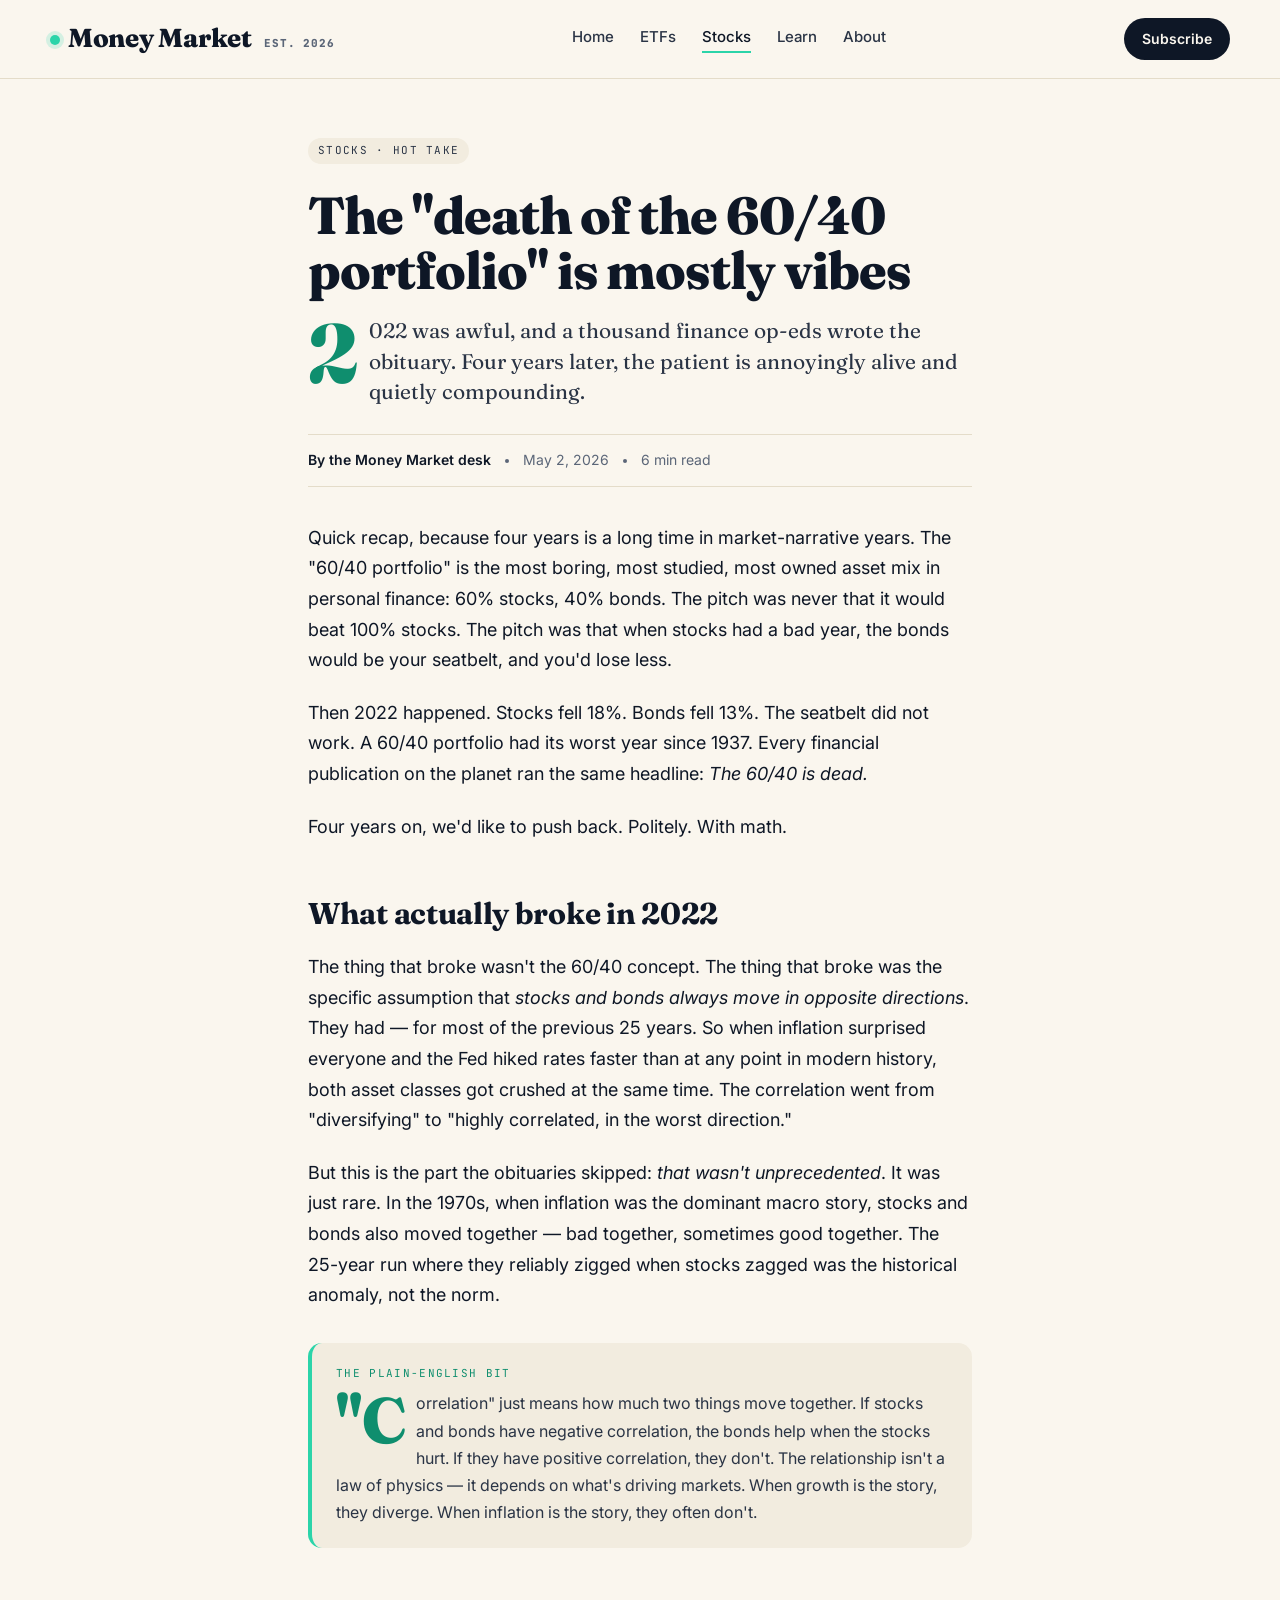
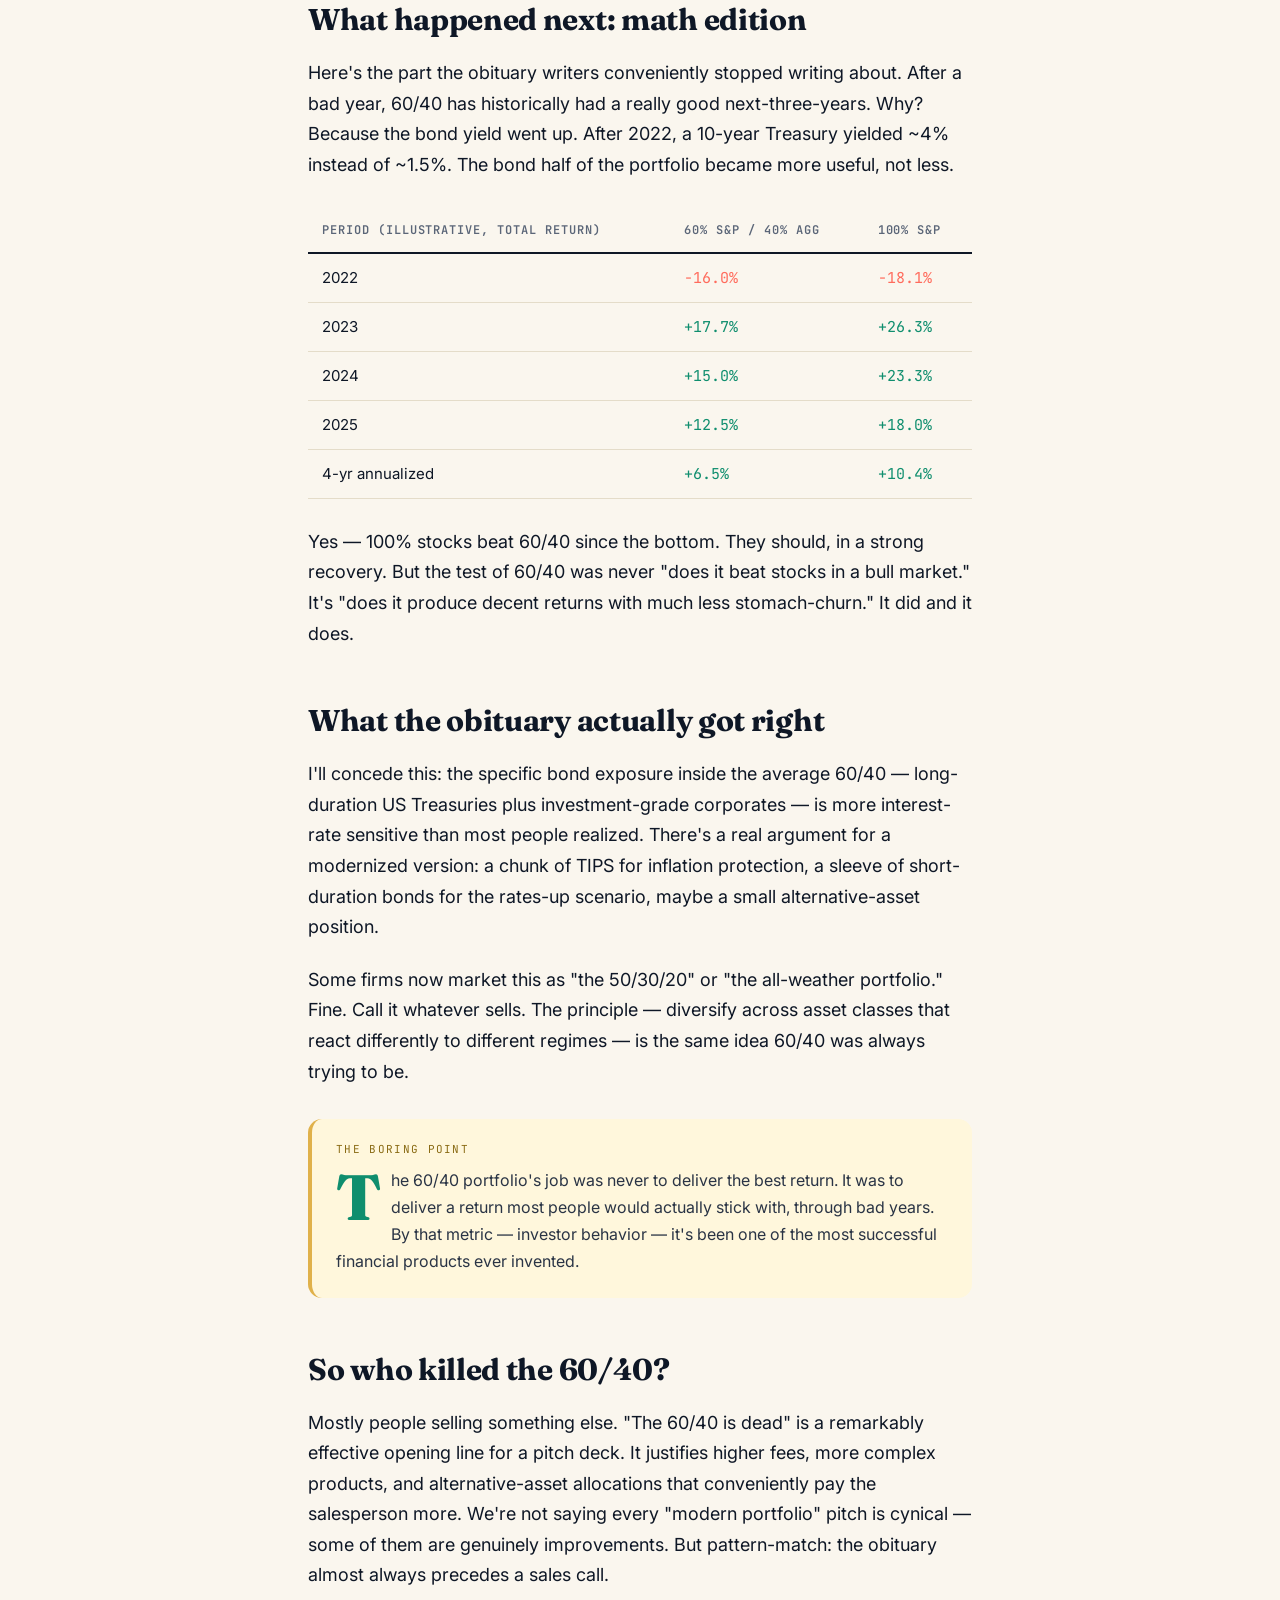
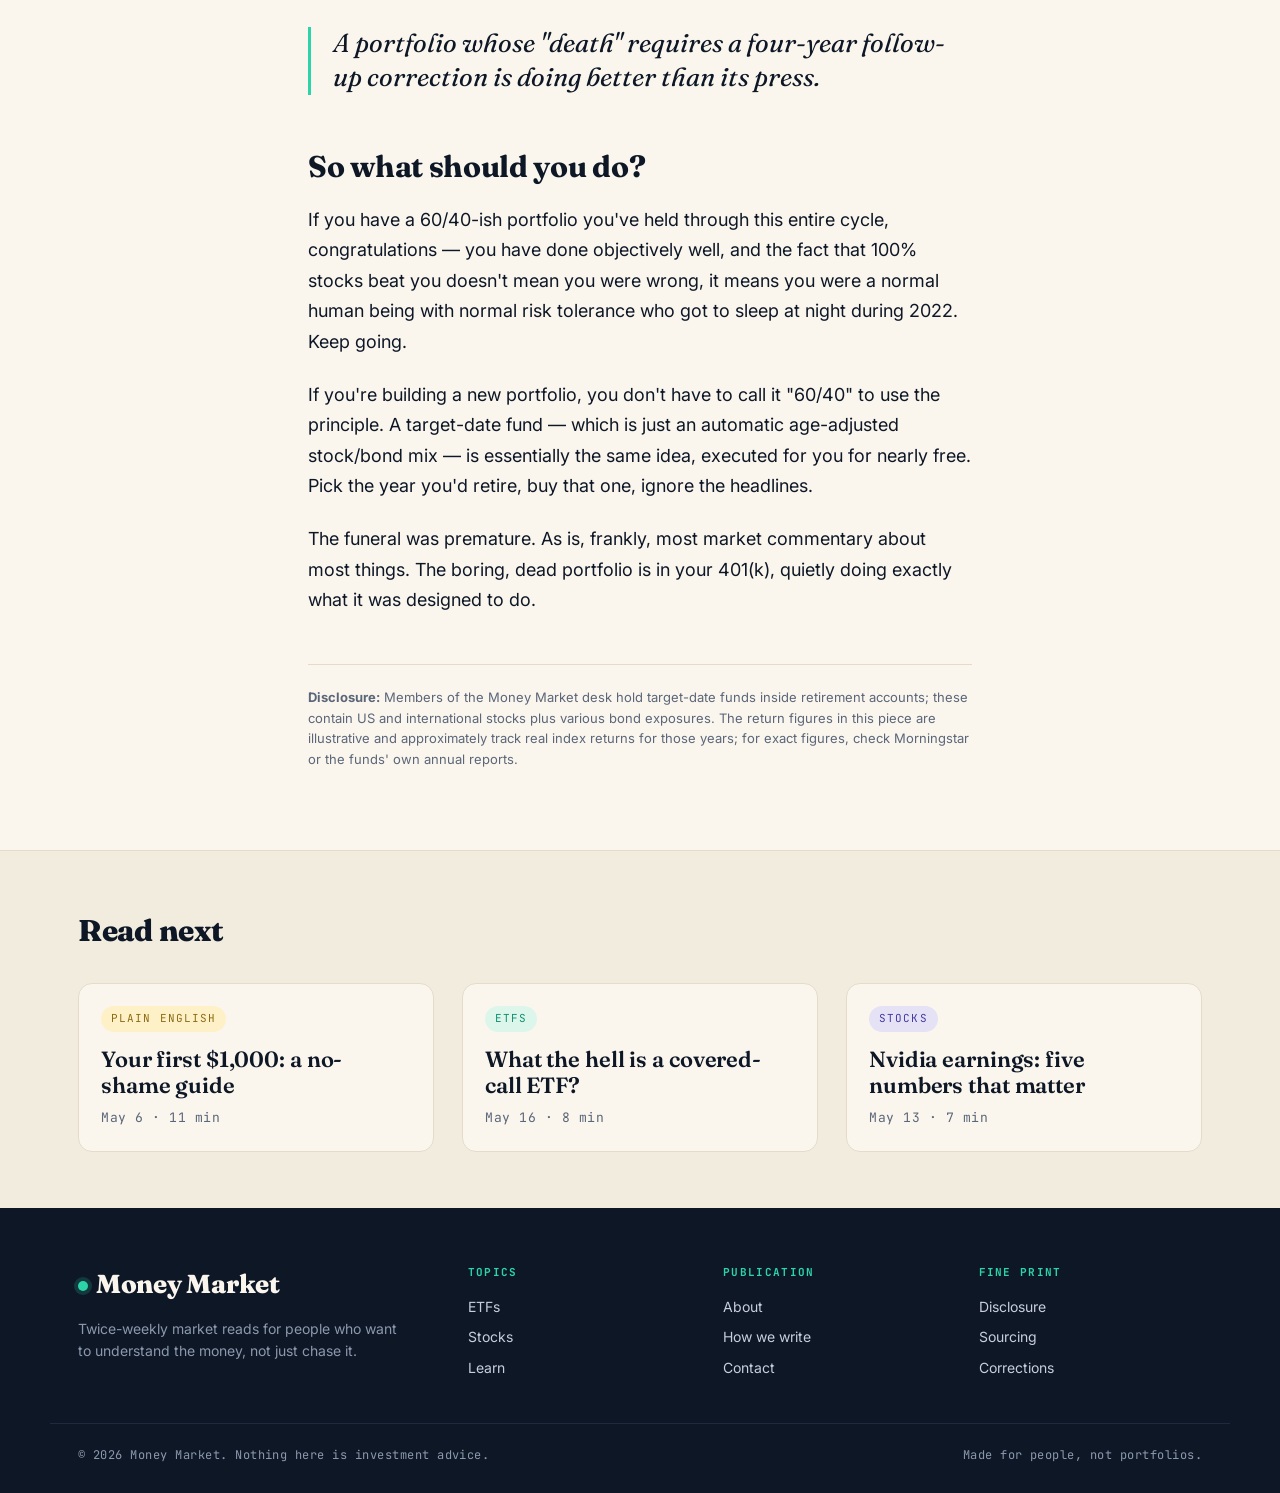
<file: articles/sixty-forty-vibes.html>
<!doctype html>
<html lang="en">
<head>
  <meta charset="utf-8">
  <meta name="viewport" content="width=device-width, initial-scale=1">
  <title>The "death of the 60/40 portfolio" is mostly vibes — Money Market</title>
  <meta name="description" content="2022 broke a lot of brains. The math, post-mortemed: what actually happened, and why the obituary was premature.">
  <link rel="stylesheet" href="../styles.css">
</head>
<body>

  <header class="site-header">
    <div class="wrap nav">
      <a class="brand" href="../index.html"><span class="brand__dot"></span>Money Market<span class="brand__tag">est. 2026</span></a>
      <nav class="nav__links">
        <a href="../index.html">Home</a>
        <a href="../etfs.html">ETFs</a>
        <a href="../stocks.html" class="active">Stocks</a>
        <a href="../learn.html">Learn</a>
        <a href="../about.html">About</a>
      </nav>
      <a class="btn" href="../index.html#newsletter">Subscribe</a>
    </div>
  </header>

  <main class="article">
    <span class="article__chip">Stocks · Hot take</span>
    <h1>The "death of the 60/40 portfolio" is mostly vibes</h1>
    <p class="dek">
      2022 was awful, and a thousand finance op-eds wrote the obituary. Four years later, the patient is annoyingly alive and quietly compounding.
    </p>

    <div class="byline">
      <strong>By the Money Market desk</strong>
      <span class="dot"></span>
      <span>May 2, 2026</span>
      <span class="dot"></span>
      <span>6 min read</span>
    </div>

    <p>
      Quick recap, because four years is a long time in market-narrative years. The "60/40 portfolio" is the most boring, most studied, most owned asset mix in personal finance: 60% stocks, 40% bonds. The pitch was never that it would beat 100% stocks. The pitch was that when stocks had a bad year, the bonds would be your seatbelt, and you'd lose less.
    </p>
    <p>
      Then 2022 happened. Stocks fell 18%. Bonds fell 13%. The seatbelt did not work. A 60/40 portfolio had its worst year since 1937. Every financial publication on the planet ran the same headline: <em>The 60/40 is dead.</em>
    </p>
    <p>
      Four years on, we'd like to push back. Politely. With math.
    </p>

    <h2>What actually broke in 2022</h2>
    <p>
      The thing that broke wasn't the 60/40 concept. The thing that broke was the specific assumption that <em>stocks and bonds always move in opposite directions</em>. They had — for most of the previous 25 years. So when inflation surprised everyone and the Fed hiked rates faster than at any point in modern history, both asset classes got crushed at the same time. The correlation went from "diversifying" to "highly correlated, in the worst direction."
    </p>
    <p>
      But this is the part the obituaries skipped: <em>that wasn't unprecedented</em>. It was just rare. In the 1970s, when inflation was the dominant macro story, stocks and bonds also moved together — bad together, sometimes good together. The 25-year run where they reliably zigged when stocks zagged was the historical anomaly, not the norm.
    </p>

    <div class="callout">
      <span class="callout__label">The plain-English bit</span>
      <p>
        "Correlation" just means how much two things move together. If stocks and bonds have negative correlation, the bonds help when the stocks hurt. If they have positive correlation, they don't. The relationship isn't a law of physics — it depends on what's driving markets. When growth is the story, they diverge. When inflation is the story, they often don't.</p>
    </div>

    <h2>What happened next: math edition</h2>
    <p>
      Here's the part the obituary writers conveniently stopped writing about. After a bad year, 60/40 has historically had a really good next-three-years. Why? Because the bond yield went up. After 2022, a 10-year Treasury yielded ~4% instead of ~1.5%. The bond half of the portfolio became more useful, not less.
    </p>

    <table>
      <thead>
        <tr><th>Period (illustrative, total return)</th><th class="num">60% S&amp;P / 40% Agg</th><th class="num">100% S&amp;P</th></tr>
      </thead>
      <tbody>
        <tr><td>2022</td><td class="num down">−16.0%</td><td class="num down">−18.1%</td></tr>
        <tr><td>2023</td><td class="num up">+17.7%</td><td class="num up">+26.3%</td></tr>
        <tr><td>2024</td><td class="num up">+15.0%</td><td class="num up">+23.3%</td></tr>
        <tr><td>2025</td><td class="num up">+12.5%</td><td class="num up">+18.0%</td></tr>
        <tr><td>4-yr annualized</td><td class="num up">+6.5%</td><td class="num up">+10.4%</td></tr>
      </tbody>
    </table>

    <p>
      Yes — 100% stocks beat 60/40 since the bottom. They should, in a strong recovery. But the test of 60/40 was never "does it beat stocks in a bull market." It's "does it produce decent returns with much less stomach-churn." It did and it does.
    </p>

    <h2>What the obituary actually got right</h2>
    <p>
      I'll concede this: the specific bond exposure inside the average 60/40 — long-duration US Treasuries plus investment-grade corporates — is more interest-rate sensitive than most people realized. There's a real argument for a modernized version: a chunk of TIPS for inflation protection, a sleeve of short-duration bonds for the rates-up scenario, maybe a small alternative-asset position.
    </p>
    <p>
      Some firms now market this as "the 50/30/20" or "the all-weather portfolio." Fine. Call it whatever sells. The principle — diversify across asset classes that react differently to different regimes — is the same idea 60/40 was always trying to be.
    </p>

    <div class="callout callout--data">
      <span class="callout__label">The boring point</span>
      <p>
        The 60/40 portfolio's job was never to deliver the best return. It was to deliver a return most people would actually stick with, through bad years. By that metric — investor behavior — it's been one of the most successful financial products ever invented.</p>
    </div>

    <h2>So who killed the 60/40?</h2>
    <p>
      Mostly people selling something else. "The 60/40 is dead" is a remarkably effective opening line for a pitch deck. It justifies higher fees, more complex products, and alternative-asset allocations that conveniently pay the salesperson more. We're not saying every "modern portfolio" pitch is cynical — some of them are genuinely improvements. But pattern-match: the obituary almost always precedes a sales call.
    </p>

    <blockquote>
      A portfolio whose "death" requires a four-year follow-up correction is doing better than its press.
    </blockquote>

    <h2>So what should you do?</h2>
    <p>
      If you have a 60/40-ish portfolio you've held through this entire cycle, congratulations — you have done objectively well, and the fact that 100% stocks beat you doesn't mean you were wrong, it means you were a normal human being with normal risk tolerance who got to sleep at night during 2022. Keep going.
    </p>
    <p>
      If you're building a new portfolio, you don't have to call it "60/40" to use the principle. A target-date fund — which is just an automatic age-adjusted stock/bond mix — is essentially the same idea, executed for you for nearly free. Pick the year you'd retire, buy that one, ignore the headlines.
    </p>

    <p>
      The funeral was premature. As is, frankly, most market commentary about most things. The boring, dead portfolio is in your 401(k), quietly doing exactly what it was designed to do.
    </p>

    <div class="disclosure">
      <strong>Disclosure:</strong> Members of the Money Market desk hold target-date funds inside retirement accounts; these contain US and international stocks plus various bond exposures. The return figures in this piece are illustrative and approximately track real index returns for those years; for exact figures, check Morningstar or the funds' own annual reports.
    </div>
  </main>

  <section class="read-next">
    <div class="wrap section__head"><h2 class="section__title">Read next</h2></div>
    <div class="wrap grid grid--3">
      <article class="card">
        <span class="card__chip card__chip--plain">Plain English</span>
        <h3 class="card__title"><a href="first-1000.html">Your first $1,000: a no-shame guide</a></h3>
        <div class="card__meta">May 6 · 11 min</div>
      </article>
      <article class="card">
        <span class="card__chip card__chip--etf">ETFs</span>
        <h3 class="card__title"><a href="covered-call-etfs.html">What the hell is a covered-call ETF?</a></h3>
        <div class="card__meta">May 16 · 8 min</div>
      </article>
      <article class="card">
        <span class="card__chip card__chip--stocks">Stocks</span>
        <h3 class="card__title"><a href="nvidia-earnings.html">Nvidia earnings: five numbers that matter</a></h3>
        <div class="card__meta">May 13 · 7 min</div>
      </article>
    </div>
  </section>

  <footer class="site-footer">
    <div class="wrap footer__grid">
      <div class="footer__brand"><a class="brand" href="../index.html"><span class="brand__dot"></span>Money Market</a><p>Twice-weekly market reads for people who want to understand the money, not just chase it.</p></div>
      <div class="footer__col"><h4>Topics</h4><ul><li><a href="../etfs.html">ETFs</a></li><li><a href="../stocks.html">Stocks</a></li><li><a href="../learn.html">Learn</a></li></ul></div>
      <div class="footer__col"><h4>Publication</h4><ul><li><a href="../about.html">About</a></li><li><a href="../about.html#voice">How we write</a></li><li><a href="../about.html#contact">Contact</a></li></ul></div>
      <div class="footer__col"><h4>Fine print</h4><ul><li><a href="../about.html#disclosure">Disclosure</a></li><li><a href="../about.html#methodology">Sourcing</a></li><li><a href="../about.html#corrections">Corrections</a></li></ul></div>
    </div>
    <div class="wrap footer__legal"><span>© 2026 Money Market. Nothing here is investment advice.</span><span>Made for people, not portfolios.</span></div>
  </footer>

</body>
</html>
</file>
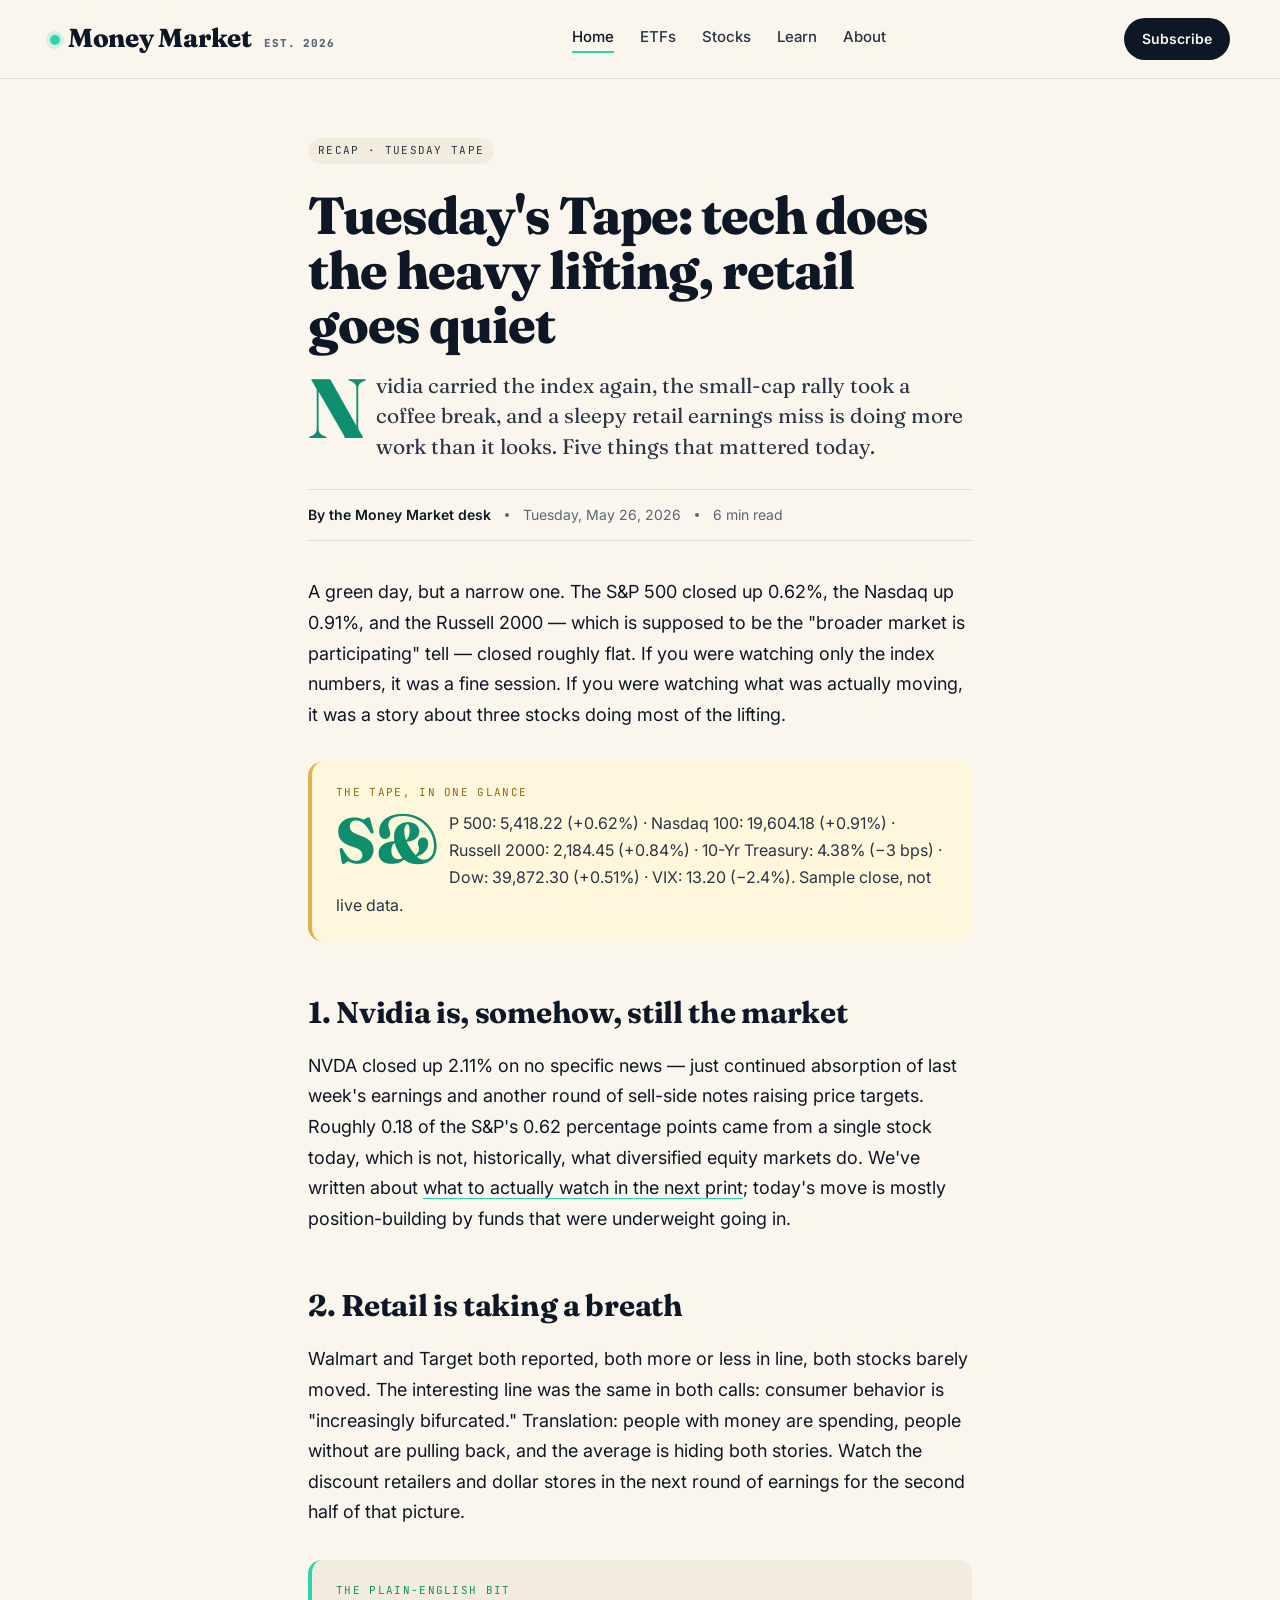
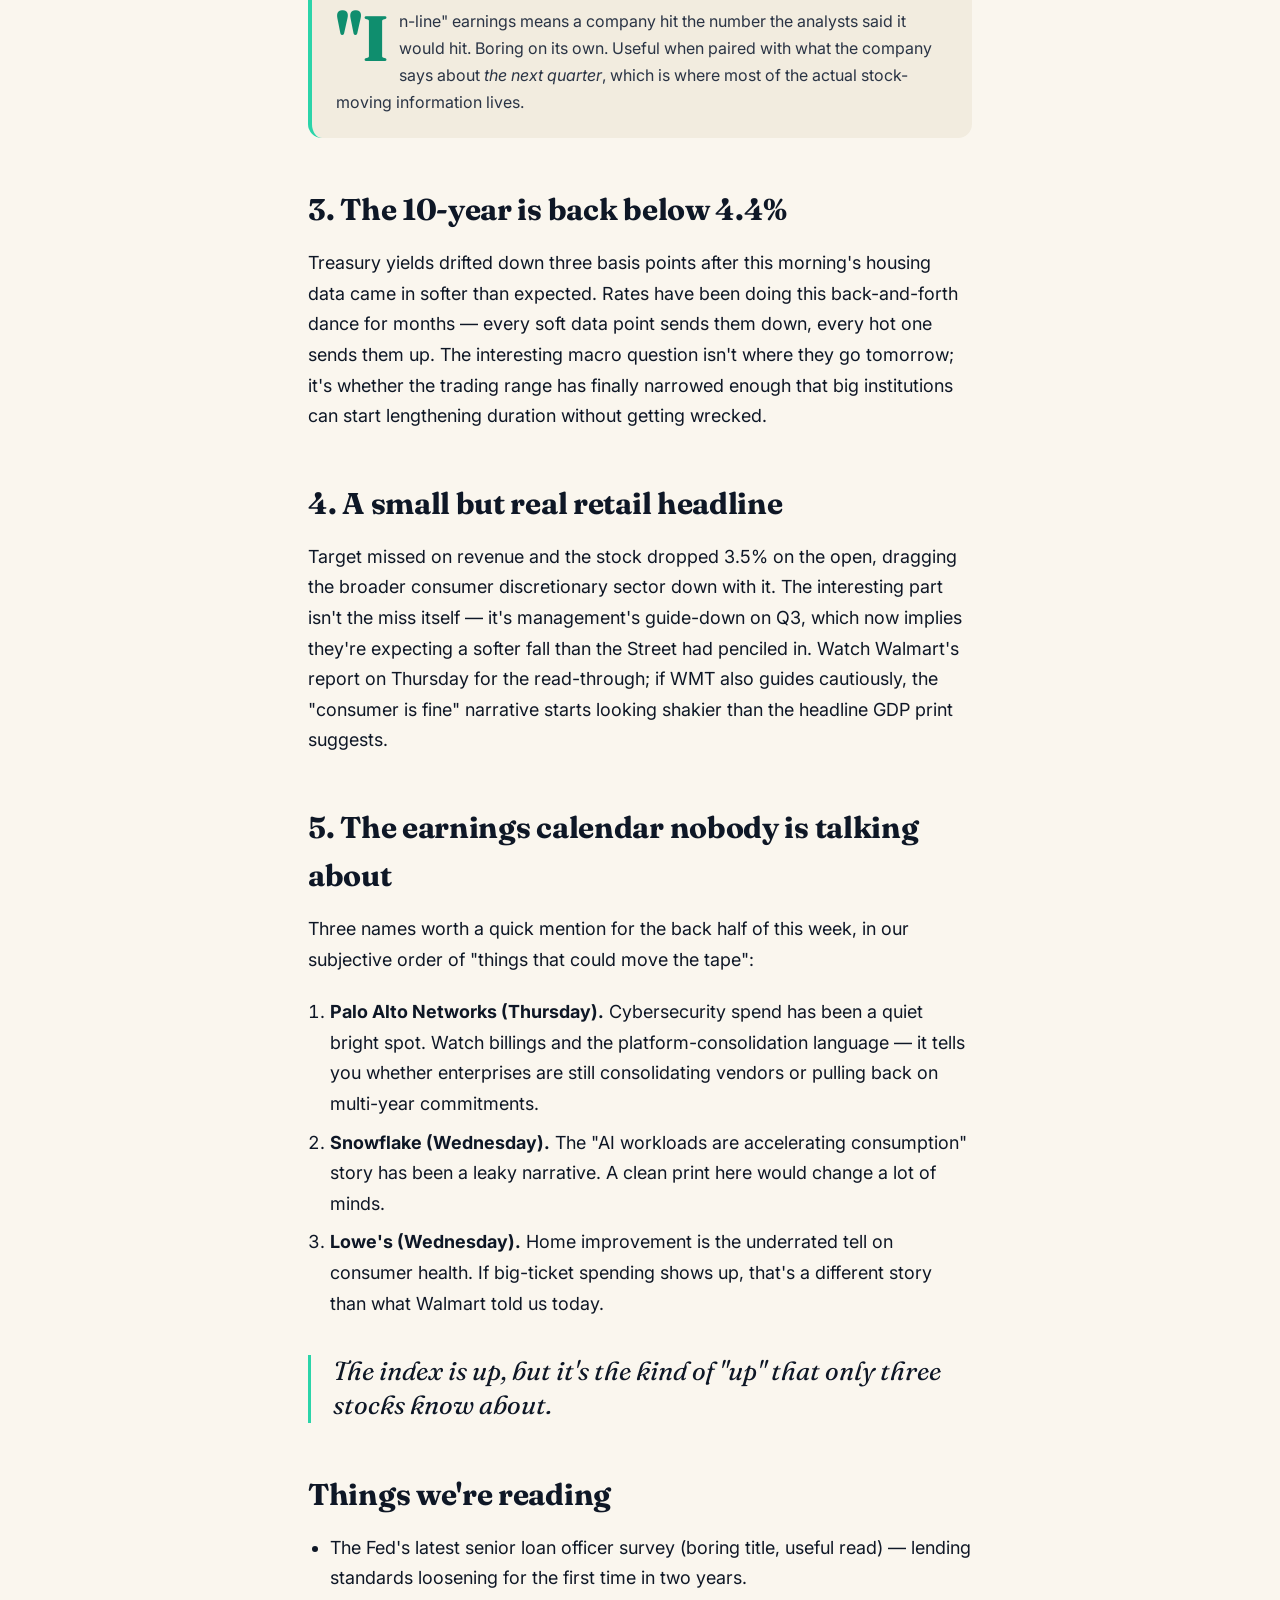
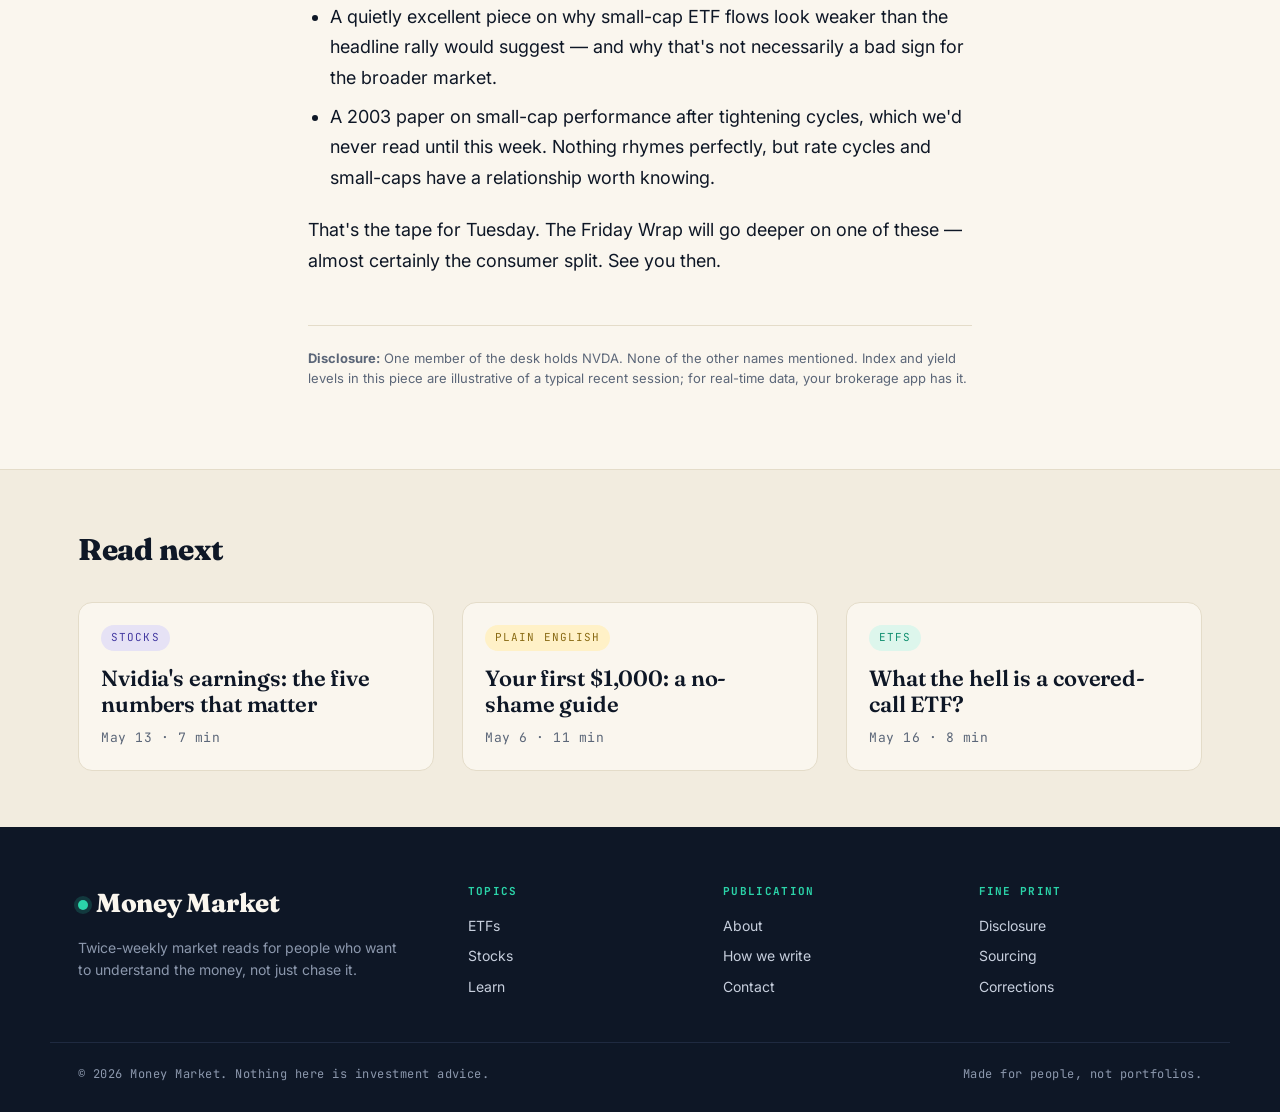
<file: articles/tuesdays-tape.html>
<!doctype html>
<html lang="en">
<head>
  <meta charset="utf-8">
  <meta name="viewport" content="width=device-width, initial-scale=1">
  <title>Tuesday's Tape: tech does the heavy lifting — Money Market</title>
  <meta name="description" content="Nvidia carried the index again, the small-cap rally took a coffee break, and a sleepy retail miss is doing more work than it looks. Five things that mattered.">
  <link rel="stylesheet" href="../styles.css">
</head>
<body>

  <header class="site-header">
    <div class="wrap nav">
      <a class="brand" href="../index.html"><span class="brand__dot"></span>Money Market<span class="brand__tag">est. 2026</span></a>
      <nav class="nav__links">
        <a href="../index.html" class="active">Home</a>
        <a href="../etfs.html">ETFs</a>
        <a href="../stocks.html">Stocks</a>
        <a href="../learn.html">Learn</a>
        <a href="../about.html">About</a>
      </nav>
      <a class="btn" href="../index.html#newsletter">Subscribe</a>
    </div>
  </header>

  <main class="article">
    <span class="article__chip">Recap · Tuesday Tape</span>
    <h1>Tuesday's Tape: tech does the heavy lifting, retail goes quiet</h1>
    <p class="dek">
      Nvidia carried the index again, the small-cap rally took a coffee break, and a sleepy retail earnings miss is doing more work than it looks. Five things that mattered today.
    </p>

    <div class="byline">
      <strong>By the Money Market desk</strong>
      <span class="dot"></span>
      <span>Tuesday, May 26, 2026</span>
      <span class="dot"></span>
      <span>6 min read</span>
    </div>

    <p>
      A green day, but a narrow one. The S&amp;P 500 closed up 0.62%, the Nasdaq up 0.91%, and the Russell 2000 — which is supposed to be the "broader market is participating" tell — closed roughly flat. If you were watching only the index numbers, it was a fine session. If you were watching what was actually moving, it was a story about three stocks doing most of the lifting.
    </p>

    <div class="callout callout--data">
      <span class="callout__label">The tape, in one glance</span>
      <p>
        S&amp;P 500: 5,418.22 (+0.62%) · Nasdaq 100: 19,604.18 (+0.91%) · Russell 2000: 2,184.45 (+0.84%) · 10-Yr Treasury: 4.38% (−3 bps) · Dow: 39,872.30 (+0.51%) · VIX: 13.20 (−2.4%). Sample close, not live data.</p>
    </div>

    <h2>1. Nvidia is, somehow, still the market</h2>
    <p>
      NVDA closed up 2.11% on no specific news — just continued absorption of last week's earnings and another round of sell-side notes raising price targets. Roughly 0.18 of the S&amp;P's 0.62 percentage points came from a single stock today, which is not, historically, what diversified equity markets do. We've written about <a href="nvidia-earnings.html">what to actually watch in the next print</a>; today's move is mostly position-building by funds that were underweight going in.
    </p>

    <h2>2. Retail is taking a breath</h2>
    <p>
      Walmart and Target both reported, both more or less in line, both stocks barely moved. The interesting line was the same in both calls: consumer behavior is "increasingly bifurcated." Translation: people with money are spending, people without are pulling back, and the average is hiding both stories. Watch the discount retailers and dollar stores in the next round of earnings for the second half of that picture.
    </p>

    <div class="callout">
      <span class="callout__label">The plain-English bit</span>
      <p>
        "In-line" earnings means a company hit the number the analysts said it would hit. Boring on its own. Useful when paired with what the company says about <em>the next quarter</em>, which is where most of the actual stock-moving information lives.</p>
    </div>

    <h2>3. The 10-year is back below 4.4%</h2>
    <p>
      Treasury yields drifted down three basis points after this morning's housing data came in softer than expected. Rates have been doing this back-and-forth dance for months — every soft data point sends them down, every hot one sends them up. The interesting macro question isn't where they go tomorrow; it's whether the trading range has finally narrowed enough that big institutions can start lengthening duration without getting wrecked.
    </p>

    <h2>4. A small but real retail headline</h2>
    <p>
      Target missed on revenue and the stock dropped 3.5% on the open, dragging the broader consumer discretionary sector down with it. The interesting part isn't the miss itself — it's management's guide-down on Q3, which now implies they're expecting a softer fall than the Street had penciled in. Watch Walmart's report on Thursday for the read-through; if WMT also guides cautiously, the "consumer is fine" narrative starts looking shakier than the headline GDP print suggests.
    </p>

    <h2>5. The earnings calendar nobody is talking about</h2>
    <p>
      Three names worth a quick mention for the back half of this week, in our subjective order of "things that could move the tape":
    </p>
    <ol>
      <li><strong>Palo Alto Networks (Thursday).</strong> Cybersecurity spend has been a quiet bright spot. Watch billings and the platform-consolidation language — it tells you whether enterprises are still consolidating vendors or pulling back on multi-year commitments.</li>
      <li><strong>Snowflake (Wednesday).</strong> The "AI workloads are accelerating consumption" story has been a leaky narrative. A clean print here would change a lot of minds.</li>
      <li><strong>Lowe's (Wednesday).</strong> Home improvement is the underrated tell on consumer health. If big-ticket spending shows up, that's a different story than what Walmart told us today.</li>
    </ol>

    <blockquote>
      The index is up, but it's the kind of "up" that only three stocks know about.
    </blockquote>

    <h2>Things we're reading</h2>
    <ul>
      <li>The Fed's latest senior loan officer survey (boring title, useful read) — lending standards loosening for the first time in two years.</li>
      <li>A quietly excellent piece on why small-cap ETF flows look weaker than the headline rally would suggest — and why that's not necessarily a bad sign for the broader market.</li>
      <li>A 2003 paper on small-cap performance after tightening cycles, which we'd never read until this week. Nothing rhymes perfectly, but rate cycles and small-caps have a relationship worth knowing.</li>
    </ul>

    <p>
      That's the tape for Tuesday. The Friday Wrap will go deeper on one of these — almost certainly the consumer split. See you then.
    </p>

    <div class="disclosure">
      <strong>Disclosure:</strong> One member of the desk holds NVDA. None of the other names mentioned. Index and yield levels in this piece are illustrative of a typical recent session; for real-time data, your brokerage app has it.
    </div>
  </main>

  <section class="read-next">
    <div class="wrap section__head"><h2 class="section__title">Read next</h2></div>
    <div class="wrap grid grid--3">
      <article class="card">
        <span class="card__chip card__chip--stocks">Stocks</span>
        <h3 class="card__title"><a href="nvidia-earnings.html">Nvidia's earnings: the five numbers that matter</a></h3>
        <div class="card__meta">May 13 · 7 min</div>
      </article>
      <article class="card">
        <span class="card__chip card__chip--plain">Plain English</span>
        <h3 class="card__title"><a href="first-1000.html">Your first $1,000: a no-shame guide</a></h3>
        <div class="card__meta">May 6 · 11 min</div>
      </article>
      <article class="card">
        <span class="card__chip card__chip--etf">ETFs</span>
        <h3 class="card__title"><a href="covered-call-etfs.html">What the hell is a covered-call ETF?</a></h3>
        <div class="card__meta">May 16 · 8 min</div>
      </article>
    </div>
  </section>

  <footer class="site-footer">
    <div class="wrap footer__grid">
      <div class="footer__brand"><a class="brand" href="../index.html"><span class="brand__dot"></span>Money Market</a><p>Twice-weekly market reads for people who want to understand the money, not just chase it.</p></div>
      <div class="footer__col"><h4>Topics</h4><ul><li><a href="../etfs.html">ETFs</a></li><li><a href="../stocks.html">Stocks</a></li><li><a href="../learn.html">Learn</a></li></ul></div>
      <div class="footer__col"><h4>Publication</h4><ul><li><a href="../about.html">About</a></li><li><a href="../about.html#voice">How we write</a></li><li><a href="../about.html#contact">Contact</a></li></ul></div>
      <div class="footer__col"><h4>Fine print</h4><ul><li><a href="../about.html#disclosure">Disclosure</a></li><li><a href="../about.html#methodology">Sourcing</a></li><li><a href="../about.html#corrections">Corrections</a></li></ul></div>
    </div>
    <div class="wrap footer__legal"><span>© 2026 Money Market. Nothing here is investment advice.</span><span>Made for people, not portfolios.</span></div>
  </footer>

</body>
</html>
</file>
<file: styles.css>
/* =========================================================
   Money Market — site stylesheet
   Voice: smart-friend conversational. Design: editorial, calm,
   with a tape-machine wink. No corporate dashboard energy.
   ========================================================= */

@import url('https://fonts.googleapis.com/css2?family=Fraunces:opsz,wght@9..144,400;9..144,600;9..144,800&family=Inter:wght@400;500;600;700&family=JetBrains+Mono:wght@500&display=swap');

:root {
  --ink:        #0E1726;   /* near-black navy, primary text */
  --ink-soft:   #2A3445;   /* secondary text */
  --slate:      #5B6678;   /* muted */
  --paper:      #FAF6EE;   /* warm cream background */
  --paper-2:    #F2ECDF;   /* slightly deeper cream for cards */
  --rule:       #E4DCC9;   /* hairlines on cream */
  --mint:       #2BD4A9;   /* money green, modern */
  --mint-deep:  #0F8E6E;   /* legible green on cream */
  --coral:      #FF6B5C;   /* down moves, warnings */
  --gold:       #E0B14A;   /* highlighter */
  --shadow:     0 1px 0 var(--rule), 0 18px 40px -28px rgba(14,23,38,0.25);

  --display: 'Fraunces', Georgia, 'Times New Roman', serif;
  --body:    'Inter', system-ui, -apple-system, Segoe UI, Roboto, sans-serif;
  --mono:    'JetBrains Mono', ui-monospace, SFMono-Regular, Menlo, monospace;

  --maxw: 1180px;
}

* { box-sizing: border-box; }

html { scroll-behavior: smooth; }

body {
  margin: 0;
  background: var(--paper);
  color: var(--ink);
  font-family: var(--body);
  font-size: 17px;
  line-height: 1.6;
  -webkit-font-smoothing: antialiased;
  text-rendering: optimizeLegibility;
}

a { color: var(--ink); text-decoration: none; border-bottom: 1px solid var(--rule); transition: border-color .15s, color .15s; }
a:hover { color: var(--mint-deep); border-color: var(--mint); }

img { max-width: 100%; display: block; }

.wrap { max-width: var(--maxw); margin: 0 auto; padding: 0 28px; }

/* ---------- Ticker tape ---------- */
.ticker {
  background: var(--ink);
  color: var(--paper);
  font-family: var(--mono);
  font-size: 12px;
  letter-spacing: .04em;
  overflow: hidden;
  white-space: nowrap;
  border-bottom: 1px solid #1a253a;
}
.ticker__track {
  display: inline-block;
  padding: 9px 0;
  animation: tape 60s linear infinite;
}
.ticker span { margin: 0 18px; }
.ticker .up   { color: var(--mint); }
.ticker .down { color: var(--coral); }
.ticker .flat { color: #9aa6b8; }
@keyframes tape { from { transform: translateX(0); } to { transform: translateX(-50%); } }

/* ---------- Header / nav ---------- */
.site-header {
  position: sticky; top: 0; z-index: 30;
  background: var(--paper);
  border-bottom: 1px solid var(--rule);
}
.nav {
  display: flex; align-items: center; justify-content: space-between;
  padding: 18px 0;
}
.brand {
  display: inline-flex; align-items: baseline; gap: 8px;
  font-family: var(--display);
  font-weight: 800;
  font-size: 26px;
  letter-spacing: -.01em;
  color: var(--ink);
  border: 0;
}
.brand__dot {
  display: inline-block; width: 10px; height: 10px;
  background: var(--mint); border-radius: 50%;
  transform: translateY(-2px);
  box-shadow: 0 0 0 4px rgba(43,212,169,.18);
}
.brand__tag {
  font-family: var(--mono); font-size: 11px; color: var(--slate);
  letter-spacing: .08em; text-transform: uppercase;
  margin-left: 4px;
}
.nav__links { display: flex; gap: 26px; }
.nav__links a {
  border: 0; font-weight: 500; font-size: 15px; color: var(--ink-soft);
}
.nav__links a:hover { color: var(--mint-deep); }
.nav__links a.active { color: var(--ink); border-bottom: 2px solid var(--mint); padding-bottom: 2px; }

.btn {
  display: inline-block;
  background: var(--ink); color: var(--paper);
  font-weight: 600; font-size: 14px;
  padding: 10px 18px; border-radius: 999px;
  border: 0; cursor: pointer;
  transition: transform .1s, background .15s;
}
.btn:hover { background: var(--mint-deep); color: var(--paper); }
.btn--ghost { background: transparent; color: var(--ink); border: 1px solid var(--ink); }
.btn--ghost:hover { background: var(--ink); color: var(--paper); }

/* ---------- Hero ---------- */
.hero {
  padding: 64px 0 40px;
  border-bottom: 1px solid var(--rule);
}
.hero__eyebrow {
  font-family: var(--mono); font-size: 12px; letter-spacing: .12em;
  color: var(--mint-deep); text-transform: uppercase; margin-bottom: 18px;
}
.hero__title {
  font-family: var(--display);
  font-weight: 800;
  font-size: clamp(38px, 5vw, 64px);
  line-height: 1.04;
  letter-spacing: -.02em;
  margin: 0 0 16px;
  max-width: 18ch;
}
.hero__title em { font-style: italic; color: var(--mint-deep); }
.hero__lede {
  font-size: 19px; max-width: 56ch; color: var(--ink-soft);
  margin: 0 0 28px;
}
.hero__meta { display: flex; gap: 18px; align-items: center; font-size: 14px; color: var(--slate); }
.hero__meta a { border: 0; }

/* ---------- Section heads ---------- */
.section { padding: 56px 0; border-bottom: 1px solid var(--rule); }
.section--tight { padding: 36px 0; }
.section__head {
  display: flex; align-items: baseline; justify-content: space-between;
  margin-bottom: 28px;
}
.section__title {
  font-family: var(--display); font-weight: 800; font-size: 30px;
  letter-spacing: -.01em; margin: 0;
}
.section__title small { font-family: var(--mono); font-size: 12px; color: var(--mint-deep); margin-left: 10px; letter-spacing: .1em; }
.section__more { font-family: var(--mono); font-size: 12px; letter-spacing: .1em; text-transform: uppercase; }

/* ---------- Card grid ---------- */
.grid { display: grid; gap: 28px; }
.grid--3 { grid-template-columns: repeat(3, 1fr); }
.grid--2 { grid-template-columns: 1.4fr 1fr; }
.grid--4 { grid-template-columns: repeat(4, 1fr); }
@media (max-width: 900px) {
  .grid--3, .grid--4 { grid-template-columns: 1fr 1fr; }
  .grid--2 { grid-template-columns: 1fr; }
}
@media (max-width: 600px) {
  .grid--3, .grid--4 { grid-template-columns: 1fr; }
}

.card {
  background: var(--paper);
  border: 1px solid var(--rule);
  border-radius: 14px;
  padding: 22px;
  display: flex; flex-direction: column;
  transition: transform .15s, box-shadow .2s;
}
.card:hover { transform: translateY(-2px); box-shadow: var(--shadow); }
.card__chip {
  align-self: flex-start;
  font-family: var(--mono); font-size: 11px;
  text-transform: uppercase; letter-spacing: .1em;
  padding: 4px 10px; border-radius: 999px;
  background: var(--paper-2); color: var(--ink-soft);
  margin-bottom: 14px;
}
.card__chip--etf    { background: #DDF6EC; color: #0F8E6E; }
.card__chip--stocks { background: #E6E2F5; color: #4339A1; }
.card__chip--crypto { background: #FFE3DE; color: #B5382B; }
.card__chip--plain  { background: #FFF1C7; color: #8a6b14; }
.card__chip--recap  { background: #1a253a; color: var(--mint); }

.card__title {
  font-family: var(--display); font-weight: 600;
  font-size: 22px; line-height: 1.2; margin: 0 0 10px;
  letter-spacing: -.005em;
}
.card__title a { border: 0; color: var(--ink); }
.card__title a:hover { color: var(--mint-deep); }
.card__dek { color: var(--ink-soft); font-size: 15px; margin: 0 0 18px; }
.card__meta { margin-top: auto; font-size: 13px; color: var(--slate); font-family: var(--mono); letter-spacing: .04em; }

.card--feature {
  grid-row: span 2;
  background: var(--ink); color: var(--paper);
  border-color: var(--ink);
}
.card--feature .card__chip { background: rgba(43,212,169,.18); color: var(--mint); }
.card--feature .card__title { font-size: 30px; }
.card--feature .card__title a { color: var(--paper); }
.card--feature .card__dek { color: #c7cfdd; }
.card--feature .card__meta { color: #8c98ad; }

/* ---------- Market snapshot widget ---------- */
.snapshot {
  background: var(--ink); color: var(--paper);
  border-radius: 18px; padding: 28px;
  display: grid; grid-template-columns: repeat(4, 1fr); gap: 18px;
}
.snapshot__head { grid-column: 1 / -1; display: flex; justify-content: space-between; align-items: baseline; }
.snapshot__head h3 { font-family: var(--display); margin: 0; font-size: 22px; }
.snapshot__head span { font-family: var(--mono); font-size: 11px; color: #8c98ad; letter-spacing: .1em; text-transform: uppercase; }
.snap {
  border: 1px solid #1f2a40; border-radius: 10px; padding: 14px 16px;
}
.snap__label { font-family: var(--mono); font-size: 11px; color: #8c98ad; letter-spacing: .1em; text-transform: uppercase; }
.snap__price { font-family: var(--display); font-weight: 600; font-size: 22px; margin-top: 4px; }
.snap__delta { font-family: var(--mono); font-size: 13px; margin-top: 6px; }
.snap__delta.up   { color: var(--mint); }
.snap__delta.down { color: var(--coral); }
@media (max-width: 700px) { .snapshot { grid-template-columns: 1fr 1fr; } }

/* ---------- Newsletter ---------- */
.newsletter {
  background: var(--paper-2); border-radius: 18px;
  padding: 44px; display: grid; grid-template-columns: 1.2fr 1fr; gap: 28px; align-items: center;
}
.newsletter h3 { font-family: var(--display); font-size: 32px; margin: 0 0 8px; letter-spacing: -.01em; }
.newsletter p { color: var(--ink-soft); margin: 0; }
.newsletter form { display: flex; gap: 8px; }
.newsletter input {
  flex: 1; padding: 14px 16px; border-radius: 999px;
  border: 1px solid var(--rule); background: var(--paper);
  font: inherit; color: var(--ink);
}
.newsletter input:focus { outline: 2px solid var(--mint); }
@media (max-width: 760px) { .newsletter { grid-template-columns: 1fr; padding: 28px; } }

/* Beehiiv embed wrapper */
.newsletter-embed {
  background: var(--paper-2); border-radius: 18px;
  padding: 32px 24px; max-width: 640px; margin: 0 auto;
  display: flex; justify-content: center;
}
.newsletter-embed iframe { max-width: 100% !important; width: 100% !important; }

/* ---------- Movers (winners/losers) ---------- */
.movers {
  background: var(--ink); color: var(--paper); border-radius: 18px;
  padding: 32px 36px;
}
.movers__head {
  display: flex; justify-content: space-between; align-items: baseline;
  margin: 0 0 20px;
  border-bottom: 1px solid rgba(250,246,238,0.12); padding-bottom: 14px;
}
.movers__head h3 {
  font-family: var(--mono); font-size: 13px; font-weight: 500;
  text-transform: uppercase; letter-spacing: .12em; margin: 0;
  color: var(--paper);
}
.movers__head h3 small {
  color: var(--mint); font-weight: 500; margin-left: 6px;
}
.movers__head span {
  font-family: var(--mono); font-size: 12px; color: rgba(250,246,238,0.6);
}
.movers__grid {
  display: grid; grid-template-columns: 1fr 1fr; gap: 32px;
}
.movers__title {
  font-family: var(--mono); font-size: 12px; font-weight: 500;
  text-transform: uppercase; letter-spacing: .1em; margin: 0 0 12px;
}
.movers__title--up { color: var(--mint); }
.movers__title--down { color: var(--coral); }
.movers__table { width: 100%; border-collapse: collapse; }
.movers__table tr { border-bottom: 1px solid rgba(250,246,238,0.08); }
.movers__table tr:last-child { border-bottom: 0; }
.movers__table td { padding: 10px 0; font-size: 14px; vertical-align: middle; }
.mt-ticker { font-family: var(--mono); font-weight: 700; color: var(--paper); width: 64px; }
.mt-name { color: rgba(250,246,238,0.7); font-size: 13px; }
.mt-price { font-family: var(--mono); font-size: 13px; color: var(--paper); text-align: right; padding-right: 10px !important; }
.mt-change { font-family: var(--mono); font-weight: 700; font-size: 14px; text-align: right; width: 76px; }
.mt-change.up { color: var(--mint); }
.mt-change.down { color: var(--coral); }
@media (max-width: 760px) {
  .movers { padding: 24px 20px; }
  .movers__grid { grid-template-columns: 1fr; gap: 24px; }
  .mt-name { display: none; }
}

/* ---------- Learn page ---------- */
.learn-grid {
  display: grid; grid-template-columns: repeat(auto-fit, minmax(280px, 1fr));
  gap: 28px; margin-top: 24px;
}
.learn-card {
  background: var(--paper-2); border-radius: 14px; overflow: hidden;
  display: flex; flex-direction: column;
  border: 1px solid var(--rule);
}
.learn-card video {
  width: 100%; height: auto; display: block;
  background: var(--ink); aspect-ratio: 9 / 16; object-fit: cover;
}
.learn-card__body { padding: 18px 22px 22px; }
.learn-card__chip {
  font-family: var(--mono); font-size: 11px; text-transform: uppercase; letter-spacing: .12em;
  color: var(--mint-deep); margin-bottom: 8px;
}
.learn-card__title {
  font-family: var(--display); font-size: 19px; line-height: 1.25; margin: 0 0 8px;
}
.learn-card__dek {
  font-size: 14px; color: var(--ink-soft); line-height: 1.55; margin: 0;
}

/* ---------- Article ---------- */
.article {
  max-width: 720px; margin: 0 auto;
  padding: 56px 28px 80px;
}
.article__chip { display: inline-block; font-family: var(--mono); font-size: 11px; text-transform: uppercase; letter-spacing: .12em; padding: 4px 10px; border-radius: 999px; background: var(--paper-2); color: var(--ink-soft); margin-bottom: 24px; }
.article h1 {
  font-family: var(--display); font-weight: 800;
  font-size: clamp(34px, 4.4vw, 52px); line-height: 1.05;
  letter-spacing: -.02em; margin: 0 0 18px;
}
.article .dek {
  font-size: 21px; line-height: 1.45; color: var(--ink-soft);
  margin: 0 0 28px; font-family: var(--display); font-weight: 400;
}
.article .byline {
  display: flex; gap: 14px; align-items: center;
  font-size: 14px; color: var(--slate);
  border-top: 1px solid var(--rule); border-bottom: 1px solid var(--rule);
  padding: 14px 0; margin-bottom: 36px;
}
.byline strong { color: var(--ink); font-weight: 600; }
.byline .dot { width: 4px; height: 4px; background: var(--slate); border-radius: 50%; }

.article p, .article ul, .article ol { font-size: 18px; line-height: 1.7; color: var(--ink); }
.article p { margin: 0 0 22px; }
.article p:first-of-type::first-letter {
  font-family: var(--display); font-weight: 800;
  font-size: 4em; line-height: .82; float: left;
  padding: 4px 10px 0 0; color: var(--mint-deep);
}
.article h2 {
  font-family: var(--display); font-weight: 700;
  font-size: 30px; letter-spacing: -.01em;
  margin: 48px 0 14px;
}
.article h3 { font-family: var(--display); font-weight: 600; font-size: 22px; margin: 36px 0 10px; }
.article ul, .article ol { padding-left: 22px; margin: 0 0 22px; }
.article li { margin-bottom: 8px; }
.article a { border-bottom: 1px solid var(--mint); }

.article blockquote {
  border: 0; margin: 36px 0;
  font-family: var(--display); font-style: italic; font-weight: 400;
  font-size: 26px; line-height: 1.3; color: var(--ink);
  border-left: 3px solid var(--mint); padding-left: 22px;
}

/* Callout boxes — the "plain english" voice */
.callout {
  background: var(--paper-2); border-radius: 14px;
  padding: 22px 24px; margin: 32px 0;
  border-left: 4px solid var(--mint);
}
.callout__label {
  font-family: var(--mono); font-size: 11px; letter-spacing: .12em;
  text-transform: uppercase; color: var(--mint-deep);
  margin-bottom: 8px; display: block;
}
.callout p { font-size: 16px; margin: 0; color: var(--ink-soft); }
.callout p + p { margin-top: 10px; }
.callout--warn { border-left-color: var(--coral); }
.callout--warn .callout__label { color: #B5382B; }
.callout--data { border-left-color: var(--gold); background: #FFF7DC; }
.callout--data .callout__label { color: #8a6b14; }

/* Tables */
.article table {
  width: 100%; border-collapse: collapse; margin: 28px 0;
  font-size: 15px;
}
.article th, .article td {
  text-align: left; padding: 12px 14px;
  border-bottom: 1px solid var(--rule);
}
.article th {
  font-family: var(--mono); font-size: 12px; text-transform: uppercase;
  letter-spacing: .08em; color: var(--slate); font-weight: 600;
  border-bottom: 2px solid var(--ink);
}
.article tbody tr:hover { background: var(--paper-2); }
.num { font-family: var(--mono); text-align: right; }
.up   { color: var(--mint-deep); }
.down { color: var(--coral); }

/* Footnote-y disclosure */
.disclosure {
  margin-top: 48px; padding-top: 22px;
  border-top: 1px solid var(--rule);
  font-size: 13px; color: var(--slate);
}

/* Read next */
.read-next { padding: 56px 0; background: var(--paper-2); border-top: 1px solid var(--rule); }

/* ---------- Footer ---------- */
.site-footer {
  background: var(--ink); color: #c7cfdd;
  padding: 56px 0 28px;
}
.site-footer a { color: #c7cfdd; border: 0; }
.site-footer a:hover { color: var(--mint); }
.footer__grid {
  display: grid; grid-template-columns: 1.6fr repeat(3, 1fr);
  gap: 32px; padding-bottom: 36px;
  border-bottom: 1px solid #1f2a40;
}
.footer__brand .brand { color: var(--paper); }
.footer__brand p { color: #8c98ad; font-size: 14px; margin: 12px 0 0; max-width: 36ch; }
.footer__col h4 {
  font-family: var(--mono); font-size: 11px; letter-spacing: .12em;
  text-transform: uppercase; color: var(--mint); margin: 0 0 14px;
}
.footer__col ul { list-style: none; padding: 0; margin: 0; }
.footer__col li { margin-bottom: 8px; font-size: 14px; }
.footer__legal {
  display: flex; justify-content: space-between; align-items: center;
  padding-top: 22px; font-size: 12px; color: #8c98ad; font-family: var(--mono);
  letter-spacing: .04em;
}
@media (max-width: 760px) { .footer__grid { grid-template-columns: 1fr 1fr; } }

/* ---------- Tiny "About this site" badge on category pages ---------- */
.category-hero {
  padding: 56px 0 36px; border-bottom: 1px solid var(--rule);
}
.category-hero h1 { font-family: var(--display); font-weight: 800; font-size: clamp(40px, 5vw, 60px); letter-spacing: -.02em; margin: 0 0 10px; }
.category-hero p { font-size: 19px; color: var(--ink-soft); max-width: 60ch; margin: 0; }
.category-hero .chip { display: inline-block; font-family: var(--mono); font-size: 12px; letter-spacing: .12em; text-transform: uppercase; color: var(--mint-deep); margin-bottom: 14px; }
</file>
